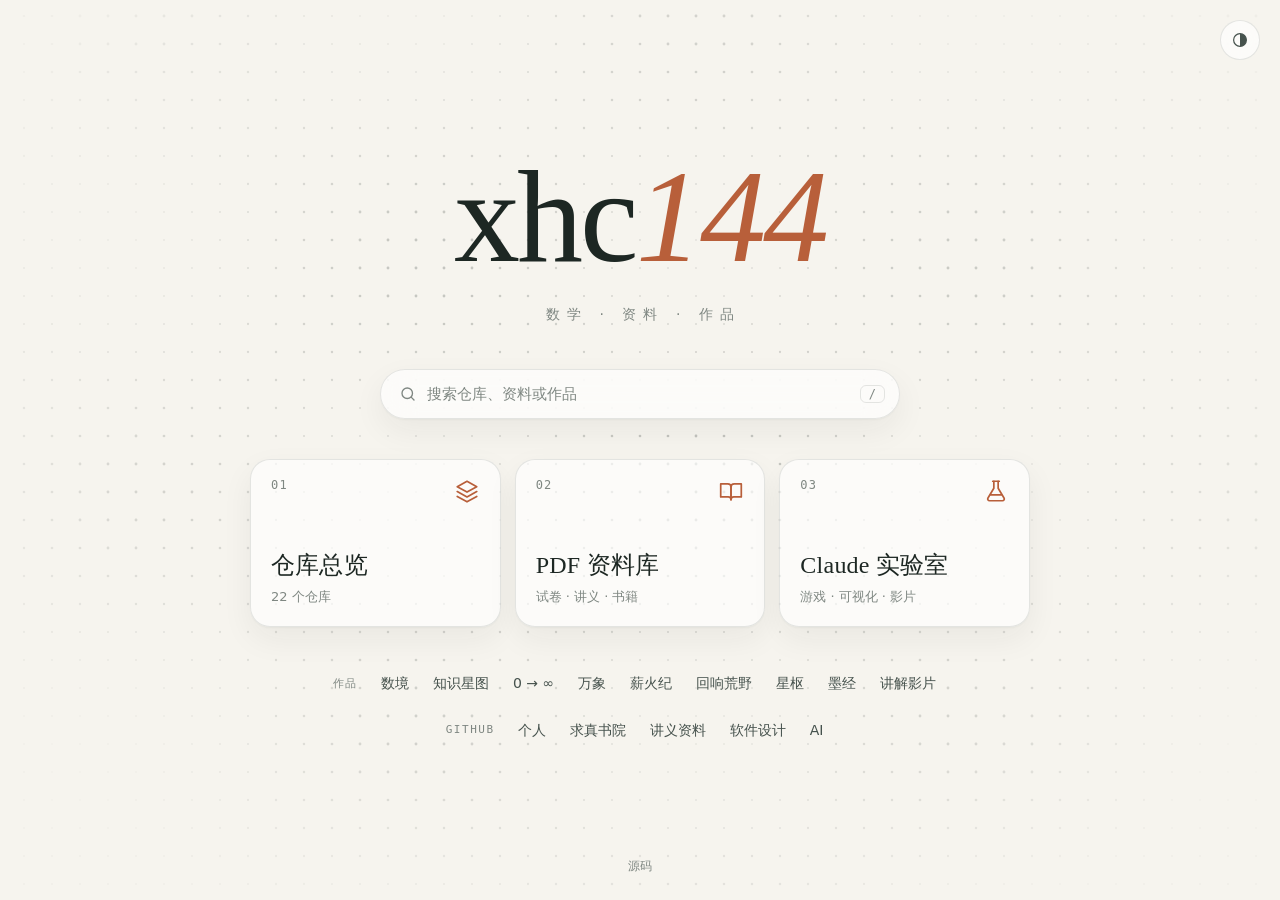
<file: docs/index.html>
<!doctype html>
<html lang="zh-CN">
<head>
  <meta charset="utf-8">
  <meta name="viewport" content="width=device-width, initial-scale=1">
  <title>xhc144</title>
  <meta name="description" content="xhc144：仓库总览、PDF 资料库、Claude 实验室。">
  <meta http-equiv="Content-Security-Policy" content="default-src 'self'; script-src 'self'; style-src 'self'; img-src 'self' data:; object-src 'none'; base-uri 'self'">
  <meta name="theme-color" content="#f6f4ee" media="(prefers-color-scheme: light)">
  <meta name="theme-color" content="#141513" media="(prefers-color-scheme: dark)">
  <link rel="icon" href="data:image/svg+xml,%3Csvg xmlns='http://www.w3.org/2000/svg' viewBox='0 0 64 64'%3E%3Crect width='64' height='64' rx='14' fill='%231d2723'/%3E%3Ctext x='32' y='46' text-anchor='middle' font-family='Georgia,serif' font-size='42' fill='%23e2875f'%3E%CE%A3%3C/text%3E%3C/svg%3E">
  <script src="./boot.js" data-portal></script>
  <link rel="stylesheet" href="./site.css?v=2026-10-21">
  <link rel="stylesheet" href="./portal.css?v=2026-10-21">
  <script src="./site.js?v=2026-10-21" defer></script>
  <script src="./portal.js?v=2026-10-21" defer></script>
</head>
<body>
  <canvas id="field" aria-hidden="true"></canvas>
  <button type="button" class="theme-toggle" id="theme-toggle" aria-label="切换深浅色"><svg viewBox="0 0 24 24" aria-hidden="true"><circle cx="12" cy="12" r="8.5"/><path d="M12 3.5a8.5 8.5 0 0 1 0 17Z"/></svg></button>
  <main>
    <h1 class="title" aria-label="xhc144"><span class="l" aria-hidden="true"><span>x</span></span><span class="l" aria-hidden="true"><span>h</span></span><span class="l" aria-hidden="true"><span>c</span></span><span class="l" aria-hidden="true"><span>1</span></span><span class="l" aria-hidden="true"><span>4</span></span><span class="l" aria-hidden="true"><span>4</span></span></h1>
    <p class="tagline reveal">数学 · 资料 · 作品</p>

    <div class="search reveal" role="search">
      <svg viewBox="0 0 24 24" aria-hidden="true"><circle cx="11" cy="11" r="7"/><path d="m20 20-3.5-3.5"/></svg>
      <input id="q" type="text" placeholder="搜索仓库、资料或作品" autocomplete="off" spellcheck="false" role="combobox" aria-label="搜索仓库、资料或作品" aria-expanded="false" aria-controls="results" aria-autocomplete="list">
      <kbd aria-hidden="true">/</kbd>
      <ul id="results" role="listbox" aria-label="搜索结果" hidden></ul>
    </div>

    <nav class="entries reveal" aria-label="主要入口">
      <a href="repos/">
        <span class="num">01</span><svg viewBox="0 0 24 24" aria-hidden="true"><path d="m12 3 9 5-9 5-9-5 9-5Z"/><path d="m3 12.5 9 5 9-5"/><path d="m3 17 9 5 9-5"/></svg>
        <b>仓库总览</b>
        <span class="meta">22 个仓库</span>
        <span class="arrow" aria-hidden="true">→</span>
      </a>
      <a href="materials/">
        <span class="num">02</span><svg viewBox="0 0 24 24" aria-hidden="true"><path d="M2.5 5.5H9a3 3 0 0 1 3 3V20a2.5 2.5 0 0 0-2.5-2.5h-7Z"/><path d="M21.5 5.5H15a3 3 0 0 0-3 3V20a2.5 2.5 0 0 1 2.5-2.5h7Z"/></svg>
        <b>PDF 资料库</b>
        <span class="meta">试卷 · 讲义 · 书籍</span>
        <span class="arrow" aria-hidden="true">→</span>
      </a>
      <a href="claude-lab/">
        <span class="num">03</span><svg viewBox="0 0 24 24" aria-hidden="true"><path d="M9 3h6"/><path d="M10 3v6.5L4.6 18.4A1.7 1.7 0 0 0 6.1 21h11.8a1.7 1.7 0 0 0 1.5-2.6L14 9.5V3"/><path d="M7 15.5h10"/></svg>
        <b>Claude 实验室</b>
        <span class="meta">游戏 · 可视化 · 影片</span>
        <span class="arrow" aria-hidden="true">→</span>
      </a>
    </nav>

    <nav class="row reveal" aria-label="在线作品"><span class="label">作品</span><a href="claude-lab/mathscape/" title="MathScape：矩阵、复映射、微分方程可视化">数境</a><a href="claude-lab/math-starmap/" title="按新领军考纲连起来的数学知识图谱">知识星图</a><a href="claude-lab/personal-site/" title="数学、物理与 AI 的交互仪器">0 → ∞</a><a href="claude-lab/myriad/" title="Myriad：地形、生态与文明演化沙盒">万象</a><a href="claude-lab/emberstack/" title="Emberstack：卡牌堆叠文明策略游戏">薪火纪</a><a href="claude-lab/echowild/" title="Echowild：体素世界建造与生存，需键鼠">回响荒野</a><a href="claude-lab/tensora/" title="Tensora：AI 基础设施控制台原型">星枢</a><a href="claude-lab/mojing/" title="Mojing：中文数学 LaTeX 模板">墨经</a><a href="claude-lab/#film" title="9 部数学讲解影片">讲解影片</a></nav>
    <nav class="row reveal" aria-label="GitHub 账号与组织"><span class="label">GitHub</span><a href="https://github.com/xhc144" title="xhc144 · 3 个仓库">个人</a><a href="https://github.com/xhc144-qiuzhen" title="xhc144-qiuzhen · 4 个仓库">求真书院</a><a href="https://github.com/xhc144-notes" title="xhc144-notes · 7 个仓库">讲义资料</a><a href="https://github.com/xhc144-works" title="xhc144-works · 6 个仓库">软件设计</a><a href="https://github.com/xhc144-ai" title="xhc144-ai · 2 个仓库">AI</a></nav>
  </main>
  <footer><a href="https://github.com/xhc144/xhc144.github.io">源码</a></footer>
  <script type="application/json" id="index-data">[{"k":"入口","t":"仓库总览","s":"22 个仓库","u":"repos/"},{"k":"入口","t":"PDF 资料库","s":"试卷 · 讲义 · 书籍","u":"materials/"},{"k":"入口","t":"Claude 实验室","s":"游戏 · 可视化 · 影片","u":"claude-lab/"},{"k":"作品","t":"数境","s":"MathScape：矩阵、复映射、微分方程可视化","u":"claude-lab/mathscape/"},{"k":"作品","t":"知识星图","s":"按新领军考纲连起来的数学知识图谱","u":"claude-lab/math-starmap/"},{"k":"作品","t":"0 → ∞","s":"数学、物理与 AI 的交互仪器","u":"claude-lab/personal-site/"},{"k":"作品","t":"万象","s":"Myriad：地形、生态与文明演化沙盒","u":"claude-lab/myriad/"},{"k":"作品","t":"薪火纪","s":"Emberstack：卡牌堆叠文明策略游戏","u":"claude-lab/emberstack/"},{"k":"作品","t":"回响荒野","s":"Echowild：体素世界建造与生存，需键鼠","u":"claude-lab/echowild/"},{"k":"作品","t":"星枢","s":"Tensora：AI 基础设施控制台原型","u":"claude-lab/tensora/"},{"k":"作品","t":"墨经","s":"Mojing：中文数学 LaTeX 模板","u":"claude-lab/mojing/"},{"k":"作品","t":"讲解影片","s":"9 部数学讲解影片","u":"claude-lab/#film"},{"k":"求真书院","t":"2027 领军计划参考书库","s":"xhc144-qiuzhen/qiuzhen-2027-reference-library","u":"repos/#qiuzhen-2027-reference-library","p":1,"q":"按学科整理考纲参考书的中文阅读入口：23 本中文译稿与 21 本中文原书，共 44 本；每本书附匹配源码、版本历史和原书对照。 数学 物理 译稿与重排"},{"k":"求真书院","t":"求真补充书目","s":"xhc144-qiuzhen/qiuzhen-supplementary-library","u":"repos/#qiuzhen-supplementary-library","p":1,"q":"2027 领军计划补充资料：交换代数与常微分方程教材、李思的讲义、编著与研究资料。原 69 份 PDF 去掉 3 份重复后保留 66 份，普通 Git 存储，无需 Git LFS。 数学"},{"k":"求真书院","t":"于品讲义","s":"xhc144-qiuzhen/yupin-lecture-notes","u":"repos/#yupin-lecture-notes","p":1,"q":"清华大学数学系于品教授的课程讲义归档：数学分析（三个版本）、Riemann 几何、群与 Galois 理论、抽象代数（香蕉空间可编辑源），另有第三方整理的数分习题解答。 数学"},{"k":"求真书院","t":"清华数学试卷","s":"xhc144-qiuzhen/tsinghua-math-exams","u":"repos/#tsinghua-math-exams","p":1,"q":"清华数学系与求真书院历年课程考试、资格考试，按学科、课程和年份整理；中文题目、AI 参考解答与原卷配对，并保留来源。 数学 试卷与竞赛"},{"k":"讲义资料","t":"数学竞赛统一讲义","s":"xhc144-notes/book-project","u":"repos/#book-project","p":1,"q":"把多年数学竞赛讲义去重整理成一部统一总稿的长期 LaTeX 图书工程：总稿 PDF、可编辑源码、原始材料和来源核对记录。 数学"},{"k":"讲义资料","t":"AI 讲义与原创练习","s":"xhc144-notes/ai-study-notes","u":"repos/#ai-study-notes","p":1,"q":"按学科保存 AI 原创讲义、独立专题与原创练习的 LaTeX 源码和 PDF：分析、代数、概率统计、组合图论、几何拓扑、数论、数值、物理、计算机等，共用模板与构建工具。 数学 物理 AI"},{"k":"讲义资料","t":"外部课程讲义、机构试卷与竞赛真题","s":"xhc144-notes/course-materials","u":"repos/#course-materials","p":1,"q":"老师、机构与比赛的外部资料及忠实转写：机构模拟卷、课堂讲义系列、CMC／丘赛／Putnam 等竞赛真题；同题的 AI 解答、纯题版与原手稿放在同一资料组。 数学 物理 试卷与竞赛"},{"k":"讲义资料","t":"数之谜工具箱","s":"xhc144-notes/shuzhimi-toolbox","u":"repos/#shuzhimi-toolbox","p":1,"q":"查资料用的竞赛讲义、题选与知识分册：综合定理与解题策略、代数不等式、数论、几何、组合概率等 15 个知识分册，另有题源索引和搜题工具。 数学"},{"k":"讲义资料","t":"MIT OCW 讲义中文重编","s":"xhc144-notes/mit-ocw-notes","u":"repos/#mit-ocw-notes","p":0,"q":"MIT OpenCourseWare 讲义归档，以及按学科整编的中文原生 LaTeX 讲义（个人非商业学习）：数学 15 册、物理 20 册，各册附中文 PDF、源码 ZIP 与覆盖范围说明。 数学 物理 译稿与重排"},{"k":"讲义资料","t":"GTM 选书中文 LaTeX 项目","s":"xhc144-notes/gtm-selected-library","u":"repos/#gtm-selected-library","p":1,"q":"35 本 GTM 选书的英文原书与中文 LaTeX 译稿。main 已归档全部 35 套译稿，每本附版本记录、审校范围和底本缺页说明。 数学 译稿与重排"},{"k":"讲义资料","t":"高中化学教学资料","s":"xhc144-notes/chem-teaching-materials","u":"repos/#chem-teaching-materials","p":0,"q":"整合编写的《高中化学系统讲义》（墨经书籍模板，README 标注 198 页），以及选择性必修 1 课件、高考一轮知识清单、思维导图和校本课资料。 化学"},{"k":"软件设计","t":"棱镜守卫 Prism Wardens","s":"xhc144-works/prism-wardens","u":"repos/#prism-wardens","p":0,"q":"完整的策略塔防游戏：确定性战斗模拟、可托管或接管的 AI、规则与关卡编辑器、修改器、录像与战报；有 Web 版和带安装、卸载与自动更新的 Windows 桌面版。 游戏 软件 AI"},{"k":"软件设计","t":"安心守护 FaceGuard","s":"xhc144-works/face-guard","u":"repos/#face-guard","p":1,"q":"Android 8.0+ 离线人脸匹配与系统锁屏试用应用（Kotlin）：机主录入一人、授予相机和锁屏授权后开启守护。 软件 AI"},{"k":"软件设计","t":"随手读懂一点 Study Feed","s":"xhc144-works/study-feed","u":"repos/#study-feed","p":1,"q":"本地优先的简体中文学习信息流：144 张原创知识卡片和 410 段深读，按主题、时长和关键词阅读，支持收藏复习；附源码与静态构建。 软件 数学 物理"},{"k":"软件设计","t":"API 观测室","s":"xhc144-works/api-observer","u":"repos/#api-observer","p":1,"q":"独立的 OpenAI 格式模拟服务与简体中文监控面板（Python 3.12），用于检查请求、模拟状态码、延迟和 SSE；不调用 AI，不代理供应商，不产生模型费用。 软件 AI"},{"k":"软件设计","t":"叠叶村 Stacked Grove","s":"xhc144-works/stacked-grove","u":"repos/#stacked-grove","p":1,"q":"SDL3 卡牌堆叠游戏的简体中文社区重构版：Windows x64 完整游戏包、源码 ZIP、测试报告与操作说明。 游戏 软件"},{"k":"软件设计","t":"Blender 设计作品","s":"xhc144-works/blender-designs","u":"repos/#blender-designs","p":1,"q":"Blender 建模与设计交付归档。当前收录 Azure / Sea House 海景别墅概念场景：可编辑 .blend、两张 1500×1100 渲染图和完整交付包。 设计"},{"k":"AI","t":"个人技能、MCP 与配套工具","s":"xhc144-ai/skills","u":"repos/#skills","p":1,"q":"17 个按任务触发的主技能（几何、排版、教学、工程、写作、视频等），以及 MCP 服务、几何绘图引擎与工程交接工具；含安装说明、来源清单与历史备份。 AI 数学"},{"k":"AI","t":"现代人工智能研究学习","s":"xhc144-ai/ai-self-study","u":"repos/#ai-self-study","p":0,"q":"从语言模型的数学与训练出发，读懂近年的基础模型论文并完成可复核的小研究：中文教材、论文中文资料、可运行实验和研究记录。 AI 数学"},{"k":"个人","t":"Claude 实验仓库","s":"xhc144/claude-lab","u":"repos/#claude-lab","p":0,"q":"多个独立实验的合集：交互数学、创世沙盒与游戏、AI 产品原型、多智能体研究实验室、Windows 桌面软件、程序化数学影片与 LaTeX 模板。GitHub Pages 上的项目导航收录 25 个项目。 数学 软件 游戏 影片 AI"},{"k":"个人","t":"Folio PDF 阅读器","s":"xhc144/Claude-lab-2","u":"repos/#Claude-lab-2","p":0,"q":"PySide6 与 PyMuPDF 编写的跨平台桌面 PDF 阅读器：阅读、批注、手写签名、点读朗读、OCR、压缩合并拆分、打印与演示模式，接入千问、DeepSeek、Ollama 等 AI 服务。 软件 AI"},{"k":"个人","t":"xhc144.github.io 网站（本仓库）","s":"xhc144/xhc144.github.io","u":"repos/#xhc144.github.io","p":0,"q":"xhc144.github.io 的源码：首页总入口、仓库总览与资料文件目录，以及仓库数据、扫描脚本、页面生成脚本和维护规则。"},{"k":"GitHub","t":"个人账号","s":"xhc144","u":"https://github.com/xhc144"},{"k":"GitHub","t":"求真书院资料","s":"xhc144-qiuzhen","u":"https://github.com/xhc144-qiuzhen"},{"k":"GitHub","t":"讲义与学科资料","s":"xhc144-notes","u":"https://github.com/xhc144-notes"},{"k":"GitHub","t":"软件、游戏与设计","s":"xhc144-works","u":"https://github.com/xhc144-works"},{"k":"GitHub","t":"AI 工具与研究","s":"xhc144-ai","u":"https://github.com/xhc144-ai"}]</script>
</body>
</html>
</file>
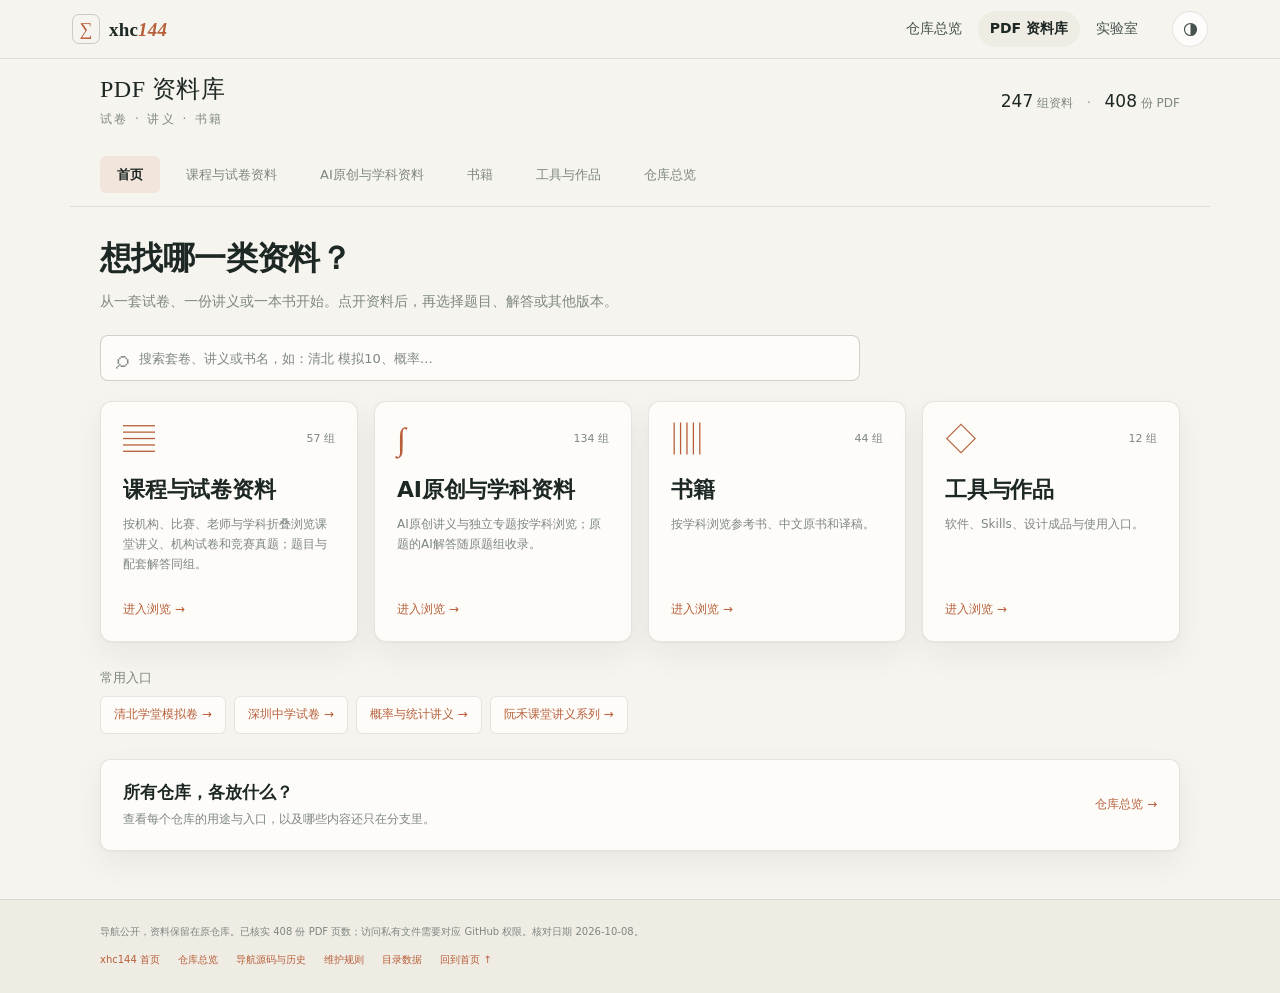
<file: docs/materials/index.html>
<!doctype html>
<html lang="zh-CN">
<head>
  <meta charset="utf-8">
  <meta name="viewport" content="width=device-width, initial-scale=1">
  <meta name="description" content="按机构、比赛、老师与学科找课堂讲义、试卷与竞赛资料，AI原创讲义独立浏览；同一份资料的题目、原解答与PDF集中选择下载。">
  <meta http-equiv="Content-Security-Policy" content="default-src 'self'; script-src 'self'; style-src 'self'; connect-src 'self'; img-src 'self' data:; object-src 'none'; base-uri 'self'">
  <meta name="theme-color" content="#f6f4ee" media="(prefers-color-scheme: light)">
  <meta name="theme-color" content="#141513" media="(prefers-color-scheme: dark)">
  <title>PDF 资料库 · xhc144</title>
  <link rel="icon" href="data:image/svg+xml,%3Csvg xmlns='http://www.w3.org/2000/svg' viewBox='0 0 64 64'%3E%3Crect width='64' height='64' rx='14' fill='%231d2723'/%3E%3Ctext x='32' y='46' text-anchor='middle' font-family='Georgia,serif' font-size='42' fill='%23e2875f'%3E%CE%A3%3C/text%3E%3C/svg%3E">
  <script src="../boot.js"></script>
  <link rel="stylesheet" href="../site.css?v=20261020-site">
  <link rel="stylesheet" href="./styles.css?v=20261020-site">
  <script src="../site.js?v=20261020-site" defer></script>
  <script src="./classify-catalog.js?v=20261008-ruanhe-series-2" defer></script>
  <script src="./source-navigation.js?v=20261008-ruanhe-series-2" defer></script>
  <script src="./app.js?v=20261020-materials" defer></script>
</head>
<body>
  <a class="skip-link" href="#main">跳到主内容</a>
  <header class="site-nav"><div class="site-nav-inner">
    <a class="site-home" href="../" aria-label="xhc144 首页"><span aria-hidden="true">∑</span><b>xhc<i>144</i></b></a>
    <nav class="site-links" aria-label="站点导航"><a href="../repos/">仓库总览</a><a href="../materials/" aria-current="page">PDF 资料库</a><a href="../claude-lab/">实验室</a></nav>
    <button type="button" class="theme-toggle" id="theme-toggle" aria-label="切换深浅色"><svg viewBox="0 0 24 24" aria-hidden="true"><circle cx="12" cy="12" r="8.5"/><path d="M12 3.5a8.5 8.5 0 0 1 0 17Z"/></svg></button>
  </div></header>
  <header class="site-header"><div class="header-inner">
    <a href="#home" id="brand" class="brand"><div>PDF 资料库<small>试卷 · 讲义 · 书籍</small></div></a>
    <p class="header-counts"><strong id="group-total">—</strong> 组资料 <span>·</span> <strong id="pdf-total">—</strong> 份 PDF</p>
  </div></header>
  <nav id="main-nav" class="main-nav" aria-label="主要导航"></nav>
  <main id="main" class="main" tabindex="-1">
    <nav id="breadcrumbs" class="breadcrumbs" aria-label="当前位置"></nav>
    <div id="page-heading" class="page-heading"></div>
    <form id="search-form" class="search-form" role="search"><label for="search">查找资料</label><div class="search-field"><span aria-hidden="true">⌕</span><input id="search" type="search" placeholder="搜索套卷、讲义或书名，如：清北 模拟10、概率…" autocomplete="off"><button id="clear-search" type="button" hidden>清除搜索</button></div></form>
    <div id="results-status" class="results-status" role="status" aria-live="polite"></div>
    <div id="view"><p class="loading">正在载入目录…</p></div>
    <noscript><p>请开启 JavaScript 浏览资料分组，或从 <a href="https://github.com/xhc144/xhc144.github.io">仓库主页</a>继续查看。</p></noscript>
  </main>
  <dialog id="material-dialog" aria-labelledby="detail-title"><div class="dialog-header"><div><p id="detail-category" class="eyebrow"></p><h2 id="detail-title"></h2></div><button id="close-detail" type="button" aria-label="关闭资料详情">×</button></div><div id="detail-body" class="dialog-body"></div><div class="dialog-footer"><p>下载保留 GitHub 原仓库权限。不同用途的文件分别列出。</p><button id="back-detail" type="button">返回资料列表</button></div></dialog>
  <footer class="site-footer"><div><p>导航公开，资料保留在原仓库。已核实 <span id="verified-pdf-total">399</span> 份 PDF 页数；访问私有文件需要对应 GitHub 权限。核对日期 <time id="updated" datetime="2026-10-08">2026-10-08</time>。</p><nav aria-label="维护入口"><a href="../">xhc144 首页</a><a href="../repos/">仓库总览</a><a href="https://github.com/xhc144/xhc144.github.io">导航源码与历史</a><a href="https://github.com/xhc144/xhc144.github.io/blob/main/AGENTS.md">维护规则</a><a href="./catalog.json?v=20261008-ruanhe-series-2">目录数据</a><a href="#home" id="footer-home">回到首页 ↑</a></nav></div></footer>
</body>
</html>
</file>
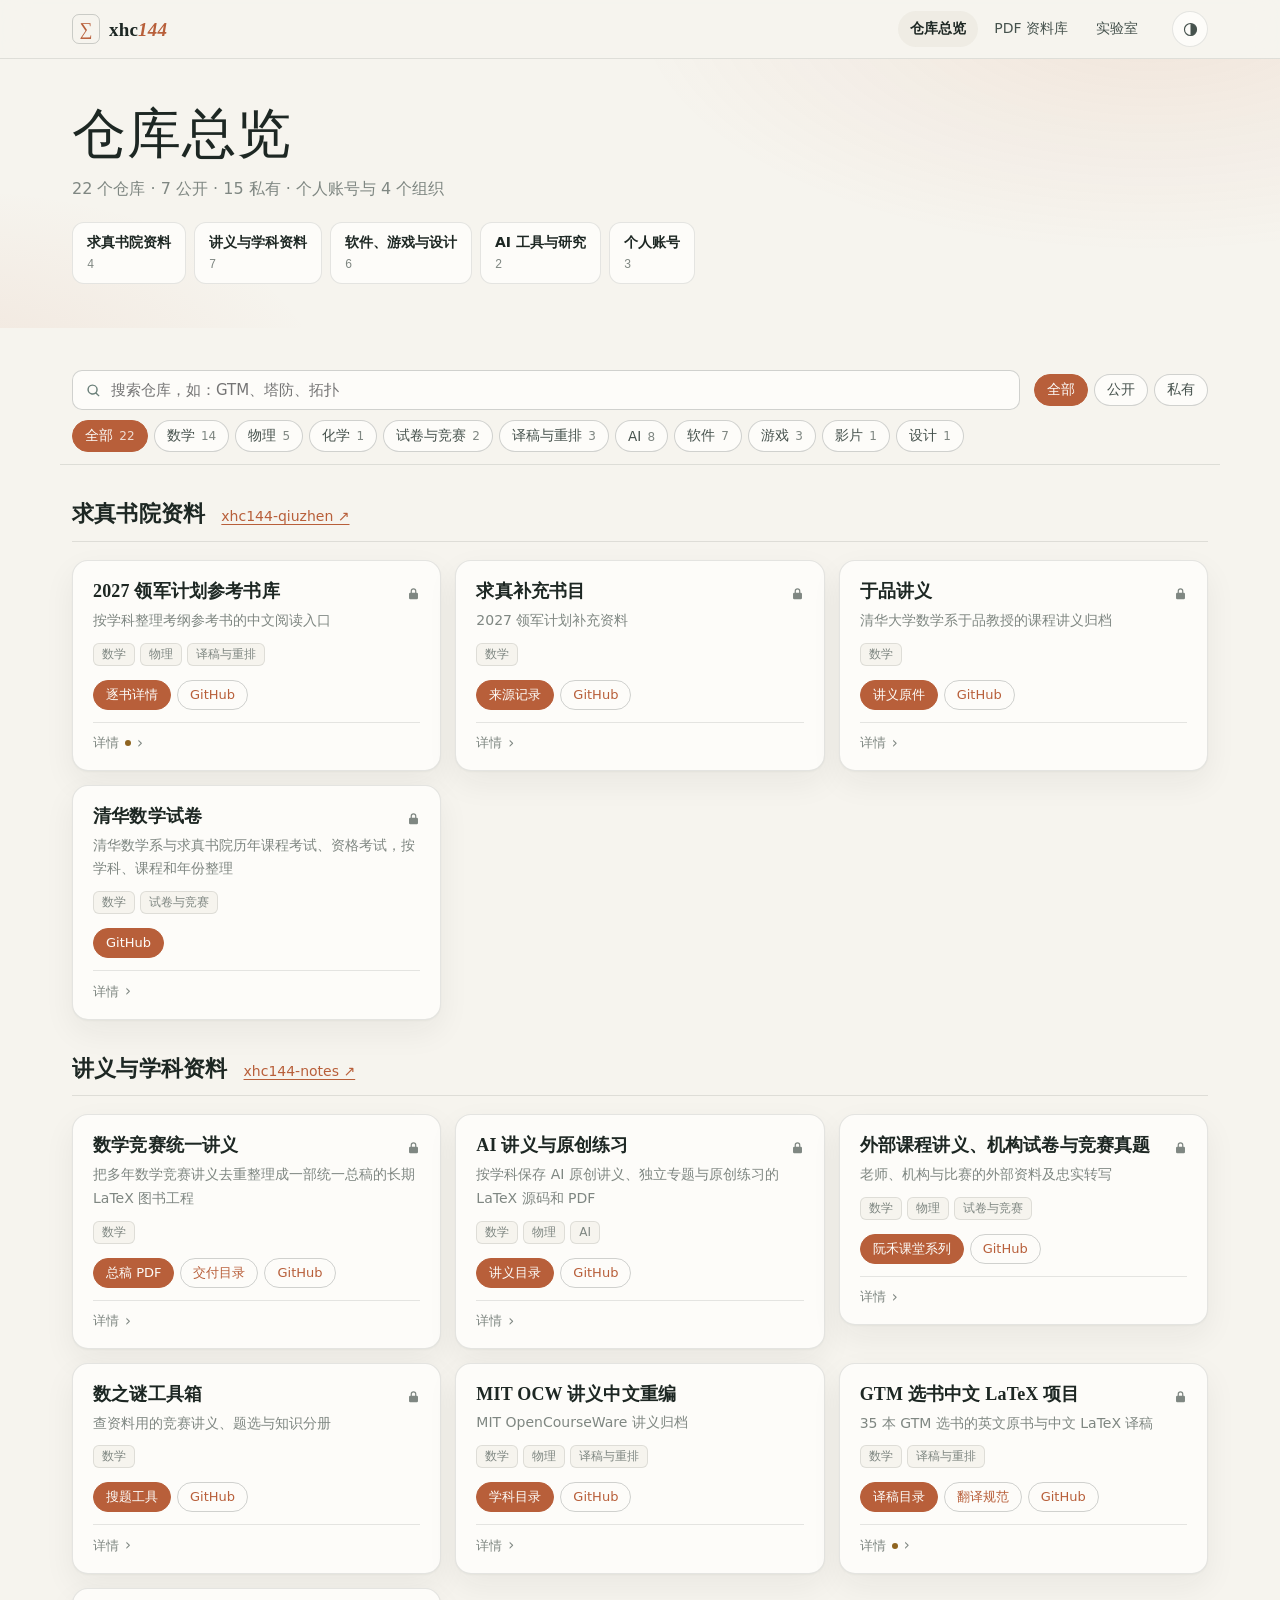
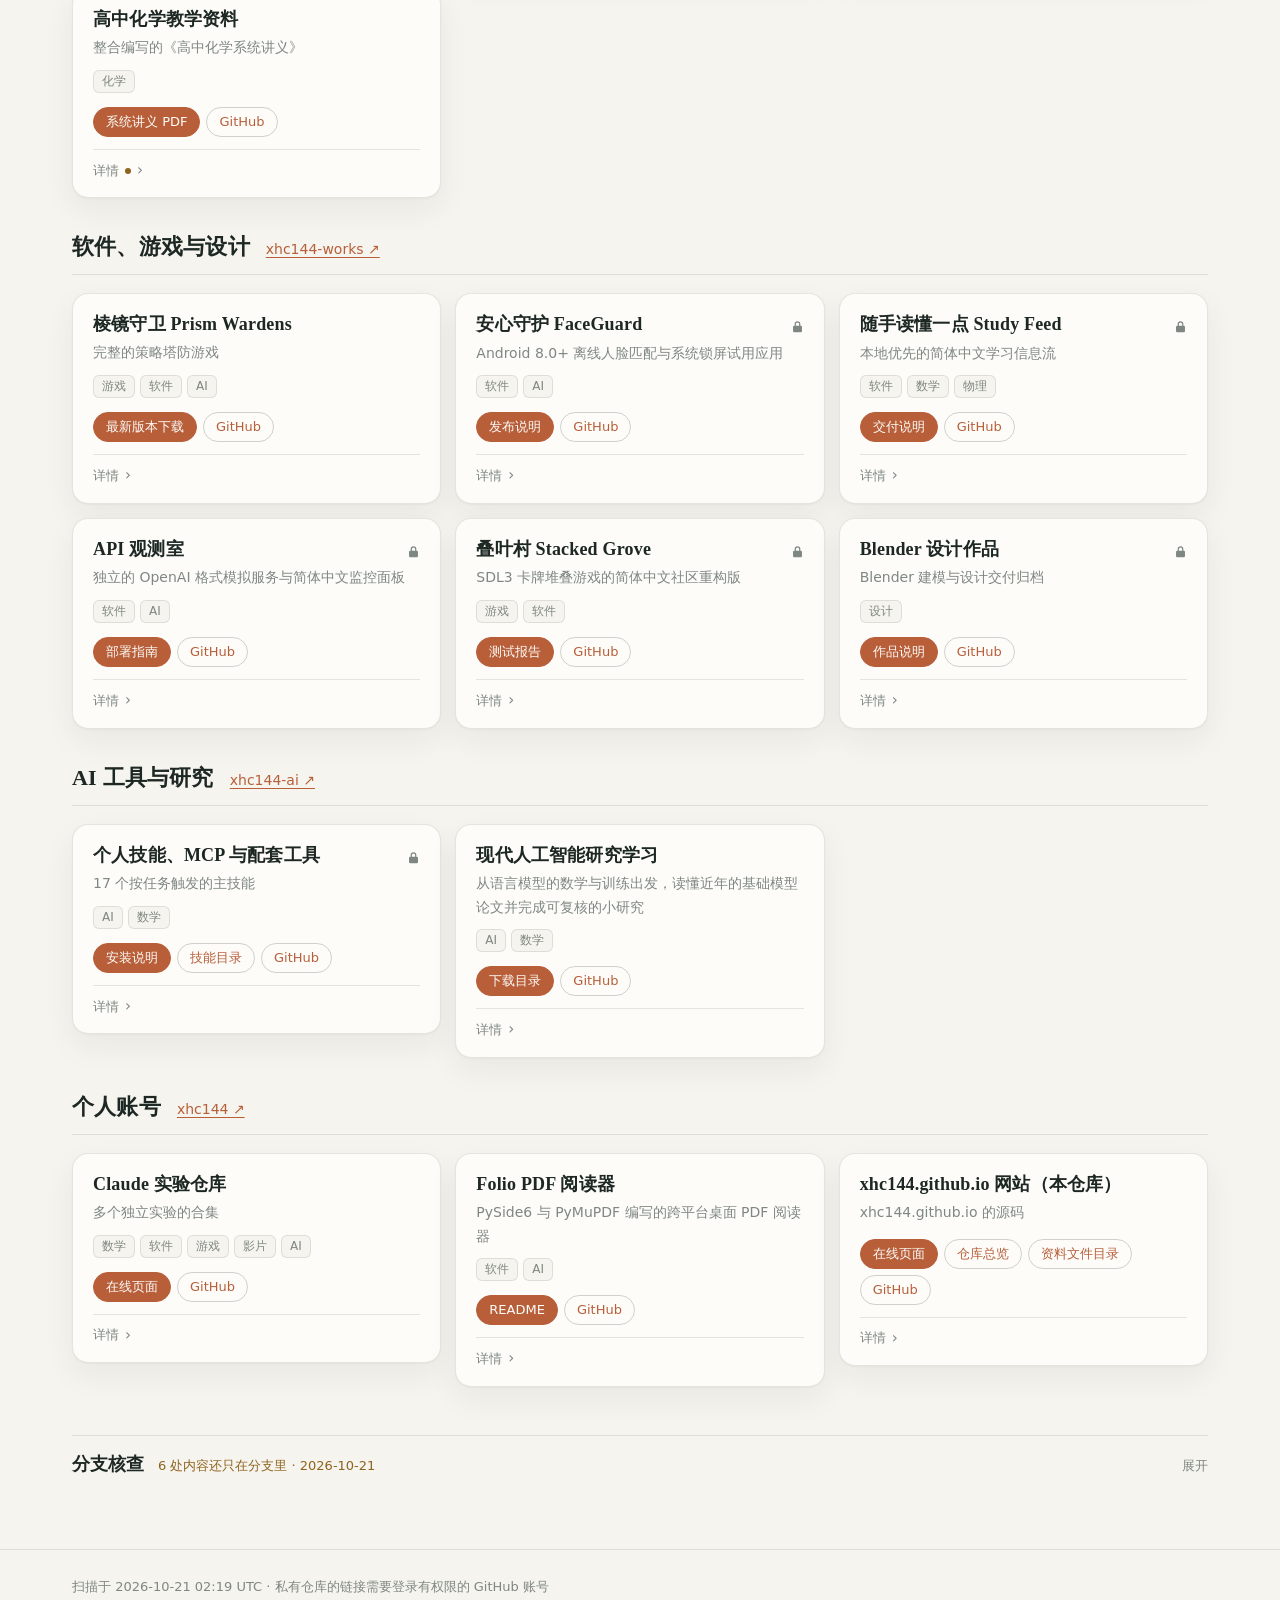
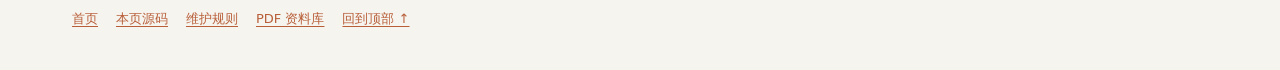
<file: docs/repos/index.html>
<!doctype html>
<html lang="zh-CN">
<head>
  <meta charset="utf-8">
  <meta name="viewport" content="width=device-width, initial-scale=1">
  <title>xhc144 仓库总览</title>
  <meta name="description" content="xhc144 的 22 个 GitHub 仓库：求真书院资料、讲义与学科资料、软件游戏与设计、AI 工具。逐个核对了每个分支是否已并入 main。">
  <meta http-equiv="Content-Security-Policy" content="default-src 'self'; script-src 'self'; style-src 'self'; img-src 'self' data:; object-src 'none'; base-uri 'self'">
  <meta name="theme-color" content="#f6f4ee" media="(prefers-color-scheme: light)">
  <meta name="theme-color" content="#141513" media="(prefers-color-scheme: dark)">
  <link rel="icon" href="data:image/svg+xml,%3Csvg xmlns='http://www.w3.org/2000/svg' viewBox='0 0 64 64'%3E%3Crect width='64' height='64' rx='14' fill='%231d2723'/%3E%3Ctext x='32' y='46' text-anchor='middle' font-family='Georgia,serif' font-size='42' fill='%23e2875f'%3E%CE%A3%3C/text%3E%3C/svg%3E">
  <script src="../boot.js"></script>
  <link rel="stylesheet" href="../site.css?v=2026-10-21">
  <link rel="stylesheet" href="../home.css?v=2026-10-21">
  <script src="../site.js?v=2026-10-21" defer></script>
  <script src="../home.js?v=2026-10-21" defer></script>
</head>
<body>
  <a class="skip-link" href="#main">跳到主内容</a>
  <header class="site-nav"><div class="site-nav-inner">
    <a class="site-home" href="../" aria-label="xhc144 首页"><span aria-hidden="true">∑</span><b>xhc<i>144</i></b></a>
    <nav class="site-links" aria-label="站点导航"><a href="../repos/" aria-current="page">仓库总览</a><a href="../materials/">PDF 资料库</a><a href="../claude-lab/">实验室</a></nav>
    <button type="button" class="theme-toggle" id="theme-toggle" aria-label="切换深浅色"><svg viewBox="0 0 24 24" aria-hidden="true"><circle cx="12" cy="12" r="8.5"/><path d="M12 3.5a8.5 8.5 0 0 1 0 17Z"/></svg></button>
  </div></header>
  <header class="hero">
    <div class="wrap">
      <h1>仓库总览</h1>
      <p class="lede">22 个仓库 · 7 公开 · 15 私有 · 个人账号与 4 个组织</p>
      <nav class="owner-nav" aria-label="按组织跳转"><a href="#owner-xhc144-qiuzhen"><b>求真书院资料</b><span>4</span></a><a href="#owner-xhc144-notes"><b>讲义与学科资料</b><span>7</span></a><a href="#owner-xhc144-works"><b>软件、游戏与设计</b><span>6</span></a><a href="#owner-xhc144-ai"><b>AI 工具与研究</b><span>2</span></a><a href="#owner-xhc144"><b>个人账号</b><span>3</span></a></nav>
    </div>
  </header>

  <main id="main" tabindex="-1">
    <section class="browse wrap" aria-label="仓库列表">
      <form class="filters" id="filters" role="search">
        <label class="search"><span class="sr-only">搜索仓库</span><input id="q" type="search" placeholder="搜索仓库，如：GTM、塔防、拓扑" autocomplete="off"></label>
        <div class="chips chips-tags" role="group" aria-label="按类别筛选">
          <button type="button" class="chip" data-tag="" aria-pressed="true">全部 <span>22</span></button>
          <button type="button" class="chip" data-tag="math" aria-pressed="false">数学 <span>14</span></button>
          <button type="button" class="chip" data-tag="physics" aria-pressed="false">物理 <span>5</span></button>
          <button type="button" class="chip" data-tag="chemistry" aria-pressed="false">化学 <span>1</span></button>
          <button type="button" class="chip" data-tag="exam" aria-pressed="false">试卷与竞赛 <span>2</span></button>
          <button type="button" class="chip" data-tag="translation" aria-pressed="false">译稿与重排 <span>3</span></button>
          <button type="button" class="chip" data-tag="ai" aria-pressed="false">AI <span>8</span></button>
          <button type="button" class="chip" data-tag="software" aria-pressed="false">软件 <span>7</span></button>
          <button type="button" class="chip" data-tag="game" aria-pressed="false">游戏 <span>3</span></button>
          <button type="button" class="chip" data-tag="film" aria-pressed="false">影片 <span>1</span></button>
          <button type="button" class="chip" data-tag="design" aria-pressed="false">设计 <span>1</span></button>
        </div>
        <div class="chips chips-vis" role="group" aria-label="按可见性筛选">
          <button type="button" class="chip" data-vis="" aria-pressed="true">全部</button>
          <button type="button" class="chip" data-vis="public" aria-pressed="false">公开</button>
          <button type="button" class="chip" data-vis="private" aria-pressed="false">私有</button>
        </div>
        <p class="result-count" id="result-count" role="status" aria-live="polite"></p>
      </form>

      <section class="owner" id="owner-xhc144-qiuzhen" aria-labelledby="owner-xhc144-qiuzhen-title">
        <div class="owner-head">
          <h2 id="owner-xhc144-qiuzhen-title">求真书院资料</h2>
          <p><a href="https://github.com/xhc144-qiuzhen">xhc144-qiuzhen ↗</a></p>
        </div>
        <div class="grid">
      <article class="repo" id="qiuzhen-2027-reference-library" data-tags="math physics translation" data-vis="private" data-search="xhc144-qiuzhen/qiuzhen-2027-reference-library 2027 领军计划参考书库 按学科整理考纲参考书的中文阅读入口：23 本中文译稿与 21 本中文原书，共 44 本；每本书附匹配源码、版本历史和原书对照。 分析、代数、几何与拓扑、概率与统计、应用数学、物理分区浏览 译稿为原生 latex 重排，附匹配源码与版本历史 部分原件使用 git lfs，新增 pdf 与源码用普通 git 数学 物理 译稿与重排 tex continue/zorich-ii-20261006-source-recovered fix/beginning-topology-figure420-20261006 fix/graph-navigation-20261006 fix/halliday-vol02-fig16-14 fix/halliday-vol03-navigation-30-8 fix/rice-formulas-20261006 integrate/halliday-complete-20261006 preserve/zorich-ii-20261006t124547z-source-drafts preserve/zorich-ii-20261006t131039z-remaining-drafts recover/dummit-foote-20261006 recover/zorich-ii-20261006 retypeset/introduction-linear-algebra-zh-cn retypeset/numerical-linear-algebra-gao-wei-bai retypeset/shan-probability-expectation-zh-cn retypeset/zhao-qualitative-semiquantitative-physics translate/beginning-topology-20261005 translate/coxeter-introduction-geometry-zh-cn translate/dummit-foote-abstract-algebra-zh-cn translate/groups-matrices-vector-spaces-zh translate/halliday-fundamentals-physics-zh-cn translate/halliday-vol01-lossless-zh-cn translate/halliday-vol01-zh-cn translate/halliday-vol02-zh-cn translate/halliday-vol03-zh-cn translate/halliday-vol04-zh-cn translate/mathematical-analysis-i-zh-cn translate/mathematical-statistics-data-analysis-zh-cn translate/openintro-statistics-zh-cn translate/photons-and-nuclei-20261005 translate/probabilistic-method-4 translate/zorich-mathematical-analysis-ii-zh-cn translation/fascinating-world-graph-theory-zh-20261005 translations/intermediate-counting-probability-20261005 translations/the-knot-book-20261005">
        <div class="repo-top">
          <h3>2027 领军计划参考书库</h3>
          <span class="lock" title="私有仓库，需要登录有权限的账号"><svg viewBox="0 0 16 16" aria-hidden="true"><path d="M4.5 7V5a3.5 3.5 0 0 1 7 0v2h.5A1.5 1.5 0 0 1 13.5 8.5v5A1.5 1.5 0 0 1 12 15H4a1.5 1.5 0 0 1-1.5-1.5v-5A1.5 1.5 0 0 1 4 7h.5Zm1.5 0h4V5a2 2 0 1 0-4 0v2Z"/></svg></span>
        </div>
        <p class="summary">按学科整理考纲参考书的中文阅读入口</p>
        <p class="tags"><span class="tag">数学</span><span class="tag">物理</span><span class="tag">译稿与重排</span></p>
        <nav class="links" aria-label="qiuzhen-2027-reference-library 入口"><a href="https://github.com/xhc144-qiuzhen/qiuzhen-2027-reference-library/blob/main/docs/books.md">逐书详情</a><a href="https://github.com/xhc144-qiuzhen/qiuzhen-2027-reference-library">GitHub</a></nav>
        <details class="more">
          <summary>详情<span class="dot" title="有分支内容尚未并入 main"></span></summary>
          
          <p class="full">按学科整理考纲参考书的中文阅读入口：23 本中文译稿与 21 本中文原书，共 44 本；每本书附匹配源码、版本历史和原书对照。</p>
          <ul class="highlights"><li>分析、代数、几何与拓扑、概率与统计、应用数学、物理分区浏览</li><li>译稿为原生 LaTeX 重排，附匹配源码与版本历史</li><li>部分原件使用 Git LFS，新增 PDF 与源码用普通 Git</li></ul>
          
          <nav class="links links-more" aria-label="qiuzhen-2027-reference-library 更多入口"><a href="https://github.com/xhc144-qiuzhen/qiuzhen-2027-reference-library/releases">Releases · 1</a><a href="https://github.com/xhc144-qiuzhen/qiuzhen-2027-reference-library/branches/all">全部分支 · 35</a></nav>
          <p class="meta"><span>xhc144-qiuzhen/qiuzhen-2027-reference-library</span><span>TeX</span><span>1.5 GB</span><span>13,625 个文件 · 1,857 个 PDF</span><span>更新于 2026-10-14</span></p>
          <details class="branches has-open">
        <summary><svg viewBox="0 0 16 16" aria-hidden="true"><path d="M5 3.25a1.75 1.75 0 1 1-2.5 1.58v6.34a1.75 1.75 0 1 1 1.5 0V9.6c.5-.45 1.2-.7 2-.7h3a1.5 1.5 0 0 0 1.5-1.5v-.57a1.75 1.75 0 1 1 1.5 0v.57a3 3 0 0 1-3 3H6a1.5 1.5 0 0 0-1.5 1.5v-.07A1.75 1.75 0 0 1 5 3.25Z"/></svg><span>35 个分支</span><span class="branch-sum"><b>5 个有未并入内容</b></span></summary>
        
        <ul>
          <li class="is-open">
            <div class="branch-head"><a href="https://github.com/xhc144-qiuzhen/qiuzhen-2027-reference-library/tree/retypeset/zhao-qualitative-semiquantitative-physics"><code>retypeset/zhao-qualitative-semiquantitative-physics</code></a><span class="state state-warn">有仅在分支的文件</span></div>
            <p class="branch-facts">421 个文件仅在分支 · 31 个独立提交 · 2026-10-06 · <a href="https://github.com/xhc144-qiuzhen/qiuzhen-2027-reference-library/compare/main...retypeset/zhao-qualitative-semiquantitative-physics">与 main 比较</a></p>
            <p class="branch-note">赵凯华《定性与半定量物理学》重排的暂停稿：已验 144/249 源页，另存 145–161 页未验草稿。按当时要求暂停、不并入 main。</p>
          </li>
          <li class="is-open">
            <div class="branch-head"><a href="https://github.com/xhc144-qiuzhen/qiuzhen-2027-reference-library/tree/retypeset/introduction-linear-algebra-zh-cn"><code>retypeset/introduction-linear-algebra-zh-cn</code></a><span class="state state-warn">有仅在分支的文件</span></div>
            <p class="branch-facts">323 个文件仅在分支 · 15 个独立提交 · 2026-10-06 · <a href="https://github.com/xhc144-qiuzhen/qiuzhen-2027-reference-library/compare/main...retypeset/introduction-linear-algebra-zh-cn">与 main 比较</a></p>
            <p class="branch-note">《线性代数入门》原生 LaTeX 重排的暂停稿：保留源 1–186 页（全书 335 页），183–186 页为未审草稿。按当时要求暂停、不并入 main。</p>
          </li>
          <li class="is-open">
            <div class="branch-head"><a href="https://github.com/xhc144-qiuzhen/qiuzhen-2027-reference-library/tree/translate/halliday-fundamentals-physics-zh-cn"><code>translate/halliday-fundamentals-physics-zh-cn</code></a><span class="state state-warn">有仅在分支的文件</span></div>
            <p class="branch-facts">7 个文件仅在分支 · 2 个独立提交 · 2026-10-07 · <a href="https://github.com/xhc144-qiuzhen/qiuzhen-2027-reference-library/compare/main...translate/halliday-fundamentals-physics-zh-cn">与 main 比较</a></p>
            <p class="branch-note">Halliday 第 15 阶段待核草稿（第 4 章 4-7 节与问答题），未编译、未计入完成页数。</p>
          </li>
          <li class="is-open">
            <div class="branch-head"><a href="https://github.com/xhc144-qiuzhen/qiuzhen-2027-reference-library/tree/preserve/zorich-ii-20261006T124547Z-source-drafts"><code>preserve/zorich-ii-20261006T124547Z-source-drafts</code></a><span class="state state-warn">有仅在分支的文件</span></div>
            <p class="branch-facts">1 个文件仅在分支 · 4 个文件 main 较新 · 1 个独立提交 · 2026-10-06 · <a href="https://github.com/xhc144-qiuzhen/qiuzhen-2027-reference-library/compare/main...preserve/zorich-ii-20261006T124547Z-source-drafts">与 main 比较</a></p>
            <p class="branch-note">Zorich II 草稿保存点；main 已有更新版本，仅多一份交接记录。</p>
          </li>
          <li class="is-open">
            <div class="branch-head"><a href="https://github.com/xhc144-qiuzhen/qiuzhen-2027-reference-library/tree/preserve/zorich-ii-20261006T131039Z-remaining-drafts"><code>preserve/zorich-ii-20261006T131039Z-remaining-drafts</code></a><span class="state state-warn">有仅在分支的文件</span></div>
            <p class="branch-facts">1 个文件仅在分支 · 6 个文件 main 较新 · 1 个独立提交 · 2026-10-06 · <a href="https://github.com/xhc144-qiuzhen/qiuzhen-2027-reference-library/compare/main...preserve/zorich-ii-20261006T131039Z-remaining-drafts">与 main 比较</a></p>
            <p class="branch-note">Zorich II 剩余草稿保存点；main 已有更新版本，仅多一份交接记录。</p>
          </li></ul>
        <details class="merged"><summary>另外 29 个分支的内容已在 main</summary><ul>
          <li class="">
            <div class="branch-head"><a href="https://github.com/xhc144-qiuzhen/qiuzhen-2027-reference-library/tree/continue/zorich-ii-20261006-source-recovered"><code>continue/zorich-ii-20261006-source-recovered</code></a><span class="state state-ok">已并入 main</span></div>
            <p class="branch-facts">落后 main 53 个提交 · 2026-10-06</p>
            
          </li>
          <li class="">
            <div class="branch-head"><a href="https://github.com/xhc144-qiuzhen/qiuzhen-2027-reference-library/tree/fix/beginning-topology-figure420-20261006"><code>fix/beginning-topology-figure420-20261006</code></a><span class="state state-ok">已并入 main</span></div>
            <p class="branch-facts">落后 main 144 个提交 · 2026-10-06</p>
            
          </li>
          <li class="">
            <div class="branch-head"><a href="https://github.com/xhc144-qiuzhen/qiuzhen-2027-reference-library/tree/fix/graph-navigation-20261006"><code>fix/graph-navigation-20261006</code></a><span class="state state-ok">已并入 main</span></div>
            <p class="branch-facts">落后 main 56 个提交 · 2026-10-06</p>
            
          </li>
          <li class="">
            <div class="branch-head"><a href="https://github.com/xhc144-qiuzhen/qiuzhen-2027-reference-library/tree/fix/halliday-vol02-fig16-14"><code>fix/halliday-vol02-fig16-14</code></a><span class="state state-ok">已并入 main</span></div>
            <p class="branch-facts">落后 main 81 个提交 · 2026-10-06</p>
            
          </li>
          <li class="">
            <div class="branch-head"><a href="https://github.com/xhc144-qiuzhen/qiuzhen-2027-reference-library/tree/fix/halliday-vol03-navigation-30-8"><code>fix/halliday-vol03-navigation-30-8</code></a><span class="state state-ok">已并入 main</span></div>
            <p class="branch-facts">落后 main 38 个提交 · 2026-10-06</p>
            
          </li>
          <li class="">
            <div class="branch-head"><a href="https://github.com/xhc144-qiuzhen/qiuzhen-2027-reference-library/tree/fix/rice-formulas-20261006"><code>fix/rice-formulas-20261006</code></a><span class="state state-ok">已并入 main</span></div>
            <p class="branch-facts">落后 main 52 个提交 · 2026-10-06</p>
            
          </li>
          <li class="">
            <div class="branch-head"><a href="https://github.com/xhc144-qiuzhen/qiuzhen-2027-reference-library/tree/integrate/halliday-complete-20261006"><code>integrate/halliday-complete-20261006</code></a><span class="state state-ok">已并入 main</span></div>
            <p class="branch-facts">落后 main 27 个提交 · 2026-10-06</p>
            
          </li>
          <li class="">
            <div class="branch-head"><a href="https://github.com/xhc144-qiuzhen/qiuzhen-2027-reference-library/tree/recover/dummit-foote-20261006"><code>recover/dummit-foote-20261006</code></a><span class="state state-ok">main 已有更新版本</span></div>
            <p class="branch-facts">4 个文件 main 较新 · 58 个独立提交 · 2026-10-06</p>
            
          </li>
          <li class="">
            <div class="branch-head"><a href="https://github.com/xhc144-qiuzhen/qiuzhen-2027-reference-library/tree/recover/zorich-ii-20261006"><code>recover/zorich-ii-20261006</code></a><span class="state state-ok">main 已有更新版本</span></div>
            <p class="branch-facts">14 个文件 main 较新 · 7 个独立提交 · 2026-10-06</p>
            
          </li>
          <li class="">
            <div class="branch-head"><a href="https://github.com/xhc144-qiuzhen/qiuzhen-2027-reference-library/tree/retypeset/numerical-linear-algebra-gao-wei-bai"><code>retypeset/numerical-linear-algebra-gao-wei-bai</code></a><span class="state state-ok">内容已在 main</span></div>
            <p class="branch-facts">15 个独立提交 · 2026-10-06</p>
            
          </li>
          <li class="">
            <div class="branch-head"><a href="https://github.com/xhc144-qiuzhen/qiuzhen-2027-reference-library/tree/retypeset/shan-probability-expectation-zh-cn"><code>retypeset/shan-probability-expectation-zh-cn</code></a><span class="state state-ok">内容已在 main</span></div>
            <p class="branch-facts">12 个独立提交 · 2026-10-05</p>
            
          </li>
          <li class="">
            <div class="branch-head"><a href="https://github.com/xhc144-qiuzhen/qiuzhen-2027-reference-library/tree/translate/beginning-topology-20261005"><code>translate/beginning-topology-20261005</code></a><span class="state state-ok">已并入 main</span></div>
            <p class="branch-facts">落后 main 482 个提交 · 2026-10-05</p>
            
          </li>
          <li class="">
            <div class="branch-head"><a href="https://github.com/xhc144-qiuzhen/qiuzhen-2027-reference-library/tree/translate/coxeter-introduction-geometry-zh-cn"><code>translate/coxeter-introduction-geometry-zh-cn</code></a><span class="state state-ok">已并入 main</span></div>
            <p class="branch-facts">落后 main 445 个提交 · 2026-10-05</p>
            
          </li>
          <li class="">
            <div class="branch-head"><a href="https://github.com/xhc144-qiuzhen/qiuzhen-2027-reference-library/tree/translate/dummit-foote-abstract-algebra-zh-cn"><code>translate/dummit-foote-abstract-algebra-zh-cn</code></a><span class="state state-ok">main 已有更新版本</span></div>
            <p class="branch-facts">14 个文件 main 较新 · 51 个独立提交 · 2026-10-06</p>
            
          </li>
          <li class="">
            <div class="branch-head"><a href="https://github.com/xhc144-qiuzhen/qiuzhen-2027-reference-library/tree/translate/groups-matrices-vector-spaces-zh"><code>translate/groups-matrices-vector-spaces-zh</code></a><span class="state state-ok">已并入 main</span></div>
            <p class="branch-facts">落后 main 485 个提交 · 2026-10-05</p>
            
          </li>
          <li class="">
            <div class="branch-head"><a href="https://github.com/xhc144-qiuzhen/qiuzhen-2027-reference-library/tree/translate/halliday-vol01-lossless-zh-cn"><code>translate/halliday-vol01-lossless-zh-cn</code></a><span class="state state-ok">已并入 main</span></div>
            <p class="branch-facts">落后 main 43 个提交 · 2026-10-06</p>
            
          </li>
          <li class="">
            <div class="branch-head"><a href="https://github.com/xhc144-qiuzhen/qiuzhen-2027-reference-library/tree/translate/halliday-vol01-zh-cn"><code>translate/halliday-vol01-zh-cn</code></a><span class="state state-ok">main 已有更新版本</span></div>
            <p class="branch-facts">7 个文件 main 较新 · 4 个独立提交 · 2026-10-06</p>
            
          </li>
          <li class="">
            <div class="branch-head"><a href="https://github.com/xhc144-qiuzhen/qiuzhen-2027-reference-library/tree/translate/halliday-vol02-zh-cn"><code>translate/halliday-vol02-zh-cn</code></a><span class="state state-ok">已并入 main</span></div>
            <p class="branch-facts">落后 main 274 个提交 · 2026-10-06</p>
            
          </li>
          <li class="">
            <div class="branch-head"><a href="https://github.com/xhc144-qiuzhen/qiuzhen-2027-reference-library/tree/translate/halliday-vol03-zh-cn"><code>translate/halliday-vol03-zh-cn</code></a><span class="state state-ok">已并入 main</span></div>
            <p class="branch-facts">落后 main 270 个提交 · 2026-10-06</p>
            
          </li>
          <li class="">
            <div class="branch-head"><a href="https://github.com/xhc144-qiuzhen/qiuzhen-2027-reference-library/tree/translate/halliday-vol04-zh-cn"><code>translate/halliday-vol04-zh-cn</code></a><span class="state state-ok">main 已有更新版本</span></div>
            <p class="branch-facts">2 个文件 main 较新 · 9 个独立提交 · 2026-10-06</p>
            
          </li>
          <li class="">
            <div class="branch-head"><a href="https://github.com/xhc144-qiuzhen/qiuzhen-2027-reference-library/tree/translate/mathematical-analysis-i-zh-cn"><code>translate/mathematical-analysis-i-zh-cn</code></a><span class="state state-ok">已并入 main</span></div>
            <p class="branch-facts">落后 main 448 个提交 · 2026-10-06</p>
            
          </li>
          <li class="">
            <div class="branch-head"><a href="https://github.com/xhc144-qiuzhen/qiuzhen-2027-reference-library/tree/translate/mathematical-statistics-data-analysis-zh-cn"><code>translate/mathematical-statistics-data-analysis-zh-cn</code></a><span class="state state-ok">已并入 main</span></div>
            <p class="branch-facts">落后 main 447 个提交 · 2026-10-05</p>
            
          </li>
          <li class="">
            <div class="branch-head"><a href="https://github.com/xhc144-qiuzhen/qiuzhen-2027-reference-library/tree/translate/openintro-statistics-zh-cn"><code>translate/openintro-statistics-zh-cn</code></a><span class="state state-ok">已并入 main</span></div>
            <p class="branch-facts">落后 main 467 个提交 · 2026-10-05</p>
            
          </li>
          <li class="">
            <div class="branch-head"><a href="https://github.com/xhc144-qiuzhen/qiuzhen-2027-reference-library/tree/translate/photons-and-nuclei-20261005"><code>translate/photons-and-nuclei-20261005</code></a><span class="state state-ok">已并入 main</span></div>
            <p class="branch-facts">落后 main 498 个提交 · 2026-10-05</p>
            
          </li>
          <li class="">
            <div class="branch-head"><a href="https://github.com/xhc144-qiuzhen/qiuzhen-2027-reference-library/tree/translate/probabilistic-method-4"><code>translate/probabilistic-method-4</code></a><span class="state state-ok">已并入 main</span></div>
            <p class="branch-facts">落后 main 459 个提交 · 2026-10-05</p>
            
          </li>
          <li class="">
            <div class="branch-head"><a href="https://github.com/xhc144-qiuzhen/qiuzhen-2027-reference-library/tree/translate/zorich-mathematical-analysis-ii-zh-cn"><code>translate/zorich-mathematical-analysis-ii-zh-cn</code></a><span class="state state-ok">main 已有更新版本</span></div>
            <p class="branch-facts">12 个文件 main 较新 · 5 个独立提交 · 2026-10-05</p>
            
          </li>
          <li class="">
            <div class="branch-head"><a href="https://github.com/xhc144-qiuzhen/qiuzhen-2027-reference-library/tree/translation/fascinating-world-graph-theory-zh-20261005"><code>translation/fascinating-world-graph-theory-zh-20261005</code></a><span class="state state-ok">已并入 main</span></div>
            <p class="branch-facts">落后 main 506 个提交 · 2026-10-05</p>
            
          </li>
          <li class="">
            <div class="branch-head"><a href="https://github.com/xhc144-qiuzhen/qiuzhen-2027-reference-library/tree/translations/intermediate-counting-probability-20261005"><code>translations/intermediate-counting-probability-20261005</code></a><span class="state state-ok">已并入 main</span></div>
            <p class="branch-facts">落后 main 479 个提交 · 2026-10-05</p>
            
          </li>
          <li class="">
            <div class="branch-head"><a href="https://github.com/xhc144-qiuzhen/qiuzhen-2027-reference-library/tree/translations/the-knot-book-20261005"><code>translations/the-knot-book-20261005</code></a><span class="state state-ok">已并入 main</span></div>
            <p class="branch-facts">落后 main 475 个提交 · 2026-10-05</p>
            
          </li></ul></details>
      </details>
        </details>
      </article>
      <article class="repo" id="qiuzhen-supplementary-library" data-tags="math" data-vis="private" data-search="xhc144-qiuzhen/qiuzhen-supplementary-library 求真补充书目 2027 领军计划补充资料：交换代数与常微分方程教材、李思的讲义、编著与研究资料。原 69 份 pdf 去掉 3 份重复后保留 66 份，普通 git 存储，无需 git lfs。 按代数、分析等主题列出完整教材与讲义 试读、旧版本与课堂分讲归入同一主题 附 sha256 校验与来源记录 数学 ">
        <div class="repo-top">
          <h3>求真补充书目</h3>
          <span class="lock" title="私有仓库，需要登录有权限的账号"><svg viewBox="0 0 16 16" aria-hidden="true"><path d="M4.5 7V5a3.5 3.5 0 0 1 7 0v2h.5A1.5 1.5 0 0 1 13.5 8.5v5A1.5 1.5 0 0 1 12 15H4a1.5 1.5 0 0 1-1.5-1.5v-5A1.5 1.5 0 0 1 4 7h.5Zm1.5 0h4V5a2 2 0 1 0-4 0v2Z"/></svg></span>
        </div>
        <p class="summary">2027 领军计划补充资料</p>
        <p class="tags"><span class="tag">数学</span></p>
        <nav class="links" aria-label="qiuzhen-supplementary-library 入口"><a href="https://github.com/xhc144-qiuzhen/qiuzhen-supplementary-library/blob/main/SOURCES.md">来源记录</a><a href="https://github.com/xhc144-qiuzhen/qiuzhen-supplementary-library">GitHub</a></nav>
        <details class="more">
          <summary>详情</summary>
          
          <p class="full">2027 领军计划补充资料：交换代数与常微分方程教材、李思的讲义、编著与研究资料。原 69 份 PDF 去掉 3 份重复后保留 66 份，普通 Git 存储，无需 Git LFS。</p>
          <ul class="highlights"><li>按代数、分析等主题列出完整教材与讲义</li><li>试读、旧版本与课堂分讲归入同一主题</li><li>附 SHA256 校验与来源记录</li></ul>
          
          
          <p class="meta"><span>xhc144-qiuzhen/qiuzhen-supplementary-library</span><span>180 MB</span><span>76 个文件 · 66 个 PDF</span><span>更新于 2026-10-14</span></p>
          <p class="branches single"><svg viewBox="0 0 16 16" aria-hidden="true"><path d="M5 3.25a1.75 1.75 0 1 1-2.5 1.58v6.34a1.75 1.75 0 1 1 1.5 0V9.6c.5-.45 1.2-.7 2-.7h3a1.5 1.5 0 0 0 1.5-1.5v-.57a1.75 1.75 0 1 1 1.5 0v.57a3 3 0 0 1-3 3H6a1.5 1.5 0 0 0-1.5 1.5v-.07A1.75 1.75 0 0 1 5 3.25Z"/></svg><span>只有 main 分支</span></p>
        </details>
      </article>
      <article class="repo" id="yupin-lecture-notes" data-tags="math" data-vis="private" data-search="xhc144-qiuzhen/yupin-lecture-notes 于品讲义 清华大学数学系于品教授的课程讲义归档：数学分析（三个版本）、riemann 几何、群与 galois 理论、抽象代数（香蕉空间可编辑源），另有第三方整理的数分习题解答。 10 份 pdf 原件按字节保存，不使用 git lfs 抽象代数保留 68 项 markdown 与图片源文件 第三方答案与教师讲义分别注明来源 数学 ">
        <div class="repo-top">
          <h3>于品讲义</h3>
          <span class="lock" title="私有仓库，需要登录有权限的账号"><svg viewBox="0 0 16 16" aria-hidden="true"><path d="M4.5 7V5a3.5 3.5 0 0 1 7 0v2h.5A1.5 1.5 0 0 1 13.5 8.5v5A1.5 1.5 0 0 1 12 15H4a1.5 1.5 0 0 1-1.5-1.5v-5A1.5 1.5 0 0 1 4 7h.5Zm1.5 0h4V5a2 2 0 1 0-4 0v2Z"/></svg></span>
        </div>
        <p class="summary">清华大学数学系于品教授的课程讲义归档</p>
        <p class="tags"><span class="tag">数学</span></p>
        <nav class="links" aria-label="yupin-lecture-notes 入口"><a href="https://github.com/xhc144-qiuzhen/yupin-lecture-notes/tree/main/source">讲义原件</a><a href="https://github.com/xhc144-qiuzhen/yupin-lecture-notes">GitHub</a></nav>
        <details class="more">
          <summary>详情</summary>
          
          <p class="full">清华大学数学系于品教授的课程讲义归档：数学分析（三个版本）、Riemann 几何、群与 Galois 理论、抽象代数（香蕉空间可编辑源），另有第三方整理的数分习题解答。</p>
          <ul class="highlights"><li>10 份 PDF 原件按字节保存，不使用 Git LFS</li><li>抽象代数保留 68 项 Markdown 与图片源文件</li><li>第三方答案与教师讲义分别注明来源</li></ul>
          
          
          <p class="meta"><span>xhc144-qiuzhen/yupin-lecture-notes</span><span>37 MB</span><span>80 个文件 · 10 个 PDF</span><span>更新于 2026-10-14</span></p>
          <p class="branches single"><svg viewBox="0 0 16 16" aria-hidden="true"><path d="M5 3.25a1.75 1.75 0 1 1-2.5 1.58v6.34a1.75 1.75 0 1 1 1.5 0V9.6c.5-.45 1.2-.7 2-.7h3a1.5 1.5 0 0 0 1.5-1.5v-.57a1.75 1.75 0 1 1 1.5 0v.57a3 3 0 0 1-3 3H6a1.5 1.5 0 0 0-1.5 1.5v-.07A1.75 1.75 0 0 1 5 3.25Z"/></svg><span>只有 main 分支</span></p>
        </details>
      </article>
      <article class="repo" id="tsinghua-math-exams" data-tags="math exam" data-vis="private" data-search="xhc144-qiuzhen/tsinghua-math-exams 清华数学试卷 清华数学系与求真书院历年课程考试、资格考试，按学科、课程和年份整理；中文题目、ai 参考解答与原卷配对，并保留来源。 数学分析、测度与积分、复分析、代数、拓扑、泛函、优化、数值、概率统计等 每份试卷标注年份学期与考试类型 原卷与 latex 源码分列 数学 试卷与竞赛 tex review/linear-english-2024-midterm">
        <div class="repo-top">
          <h3>清华数学试卷</h3>
          <span class="lock" title="私有仓库，需要登录有权限的账号"><svg viewBox="0 0 16 16" aria-hidden="true"><path d="M4.5 7V5a3.5 3.5 0 0 1 7 0v2h.5A1.5 1.5 0 0 1 13.5 8.5v5A1.5 1.5 0 0 1 12 15H4a1.5 1.5 0 0 1-1.5-1.5v-5A1.5 1.5 0 0 1 4 7h.5Zm1.5 0h4V5a2 2 0 1 0-4 0v2Z"/></svg></span>
        </div>
        <p class="summary">清华数学系与求真书院历年课程考试、资格考试，按学科、课程和年份整理</p>
        <p class="tags"><span class="tag">数学</span><span class="tag">试卷与竞赛</span></p>
        <nav class="links" aria-label="tsinghua-math-exams 入口"><a href="https://github.com/xhc144-qiuzhen/tsinghua-math-exams">GitHub</a></nav>
        <details class="more">
          <summary>详情</summary>
          
          <p class="full">清华数学系与求真书院历年课程考试、资格考试，按学科、课程和年份整理；中文题目、AI 参考解答与原卷配对，并保留来源。</p>
          <ul class="highlights"><li>数学分析、测度与积分、复分析、代数、拓扑、泛函、优化、数值、概率统计等</li><li>每份试卷标注年份学期与考试类型</li><li>原卷与 LaTeX 源码分列</li></ul>
          
          <nav class="links links-more" aria-label="tsinghua-math-exams 更多入口"><a href="https://github.com/xhc144-qiuzhen/tsinghua-math-exams/branches/all">全部分支 · 2</a></nav>
          <p class="meta"><span>xhc144-qiuzhen/tsinghua-math-exams</span><span>TeX</span><span>217 MB</span><span>1,957 个文件 · 433 个 PDF</span><span>更新于 2026-10-09</span></p>
          <details class="branches">
        <summary><svg viewBox="0 0 16 16" aria-hidden="true"><path d="M5 3.25a1.75 1.75 0 1 1-2.5 1.58v6.34a1.75 1.75 0 1 1 1.5 0V9.6c.5-.45 1.2-.7 2-.7h3a1.5 1.5 0 0 0 1.5-1.5v-.57a1.75 1.75 0 1 1 1.5 0v.57a3 3 0 0 1-3 3H6a1.5 1.5 0 0 0-1.5 1.5v-.07A1.75 1.75 0 0 1 5 3.25Z"/></svg><span>2 个分支</span><span class="branch-sum">分支内容都已在 main</span></summary>
        
        
        <ul>
          <li class="">
            <div class="branch-head"><a href="https://github.com/xhc144-qiuzhen/tsinghua-math-exams/tree/review/linear-english-2024-midterm"><code>review/linear-english-2024-midterm</code></a><span class="state state-ok">main 已有更新版本</span></div>
            <p class="branch-facts">5 个文件 main 较新 · 1 个独立提交 · 2026-10-09</p>
            <p class="branch-note">2024 秋英文线性代数期中的中文稿，送独立审校用；对应文件已在 main，main 的版本更新。</p>
          </li></ul>
      </details>
        </details>
      </article>
        </div>
      </section>
      <section class="owner" id="owner-xhc144-notes" aria-labelledby="owner-xhc144-notes-title">
        <div class="owner-head">
          <h2 id="owner-xhc144-notes-title">讲义与学科资料</h2>
          <p><a href="https://github.com/xhc144-notes">xhc144-notes ↗</a></p>
        </div>
        <div class="grid">
      <article class="repo" id="book-project" data-tags="math" data-vis="private" data-search="xhc144-notes/book-project 数学竞赛统一讲义 把多年数学竞赛讲义去重整理成一部统一总稿的长期 latex 图书工程：总稿 pdf、可编辑源码、原始材料和来源核对记录。 当前总稿 pdf（项目 readme 标注 1938 页） 原讲义与现稿对应表、来源闭合状态 latex 主文件与构建说明 数学 tex">
        <div class="repo-top">
          <h3>数学竞赛统一讲义</h3>
          <span class="lock" title="私有仓库，需要登录有权限的账号"><svg viewBox="0 0 16 16" aria-hidden="true"><path d="M4.5 7V5a3.5 3.5 0 0 1 7 0v2h.5A1.5 1.5 0 0 1 13.5 8.5v5A1.5 1.5 0 0 1 12 15H4a1.5 1.5 0 0 1-1.5-1.5v-5A1.5 1.5 0 0 1 4 7h.5Zm1.5 0h4V5a2 2 0 1 0-4 0v2Z"/></svg></span>
        </div>
        <p class="summary">把多年数学竞赛讲义去重整理成一部统一总稿的长期 LaTeX 图书工程</p>
        <p class="tags"><span class="tag">数学</span></p>
        <nav class="links" aria-label="book-project 入口"><a href="https://github.com/xhc144-notes/book-project/blob/main/deliverables/book-current.pdf">总稿 PDF</a><a href="https://github.com/xhc144-notes/book-project/tree/main/deliverables">交付目录</a><a href="https://github.com/xhc144-notes/book-project">GitHub</a></nav>
        <details class="more">
          <summary>详情</summary>
          
          <p class="full">把多年数学竞赛讲义去重整理成一部统一总稿的长期 LaTeX 图书工程：总稿 PDF、可编辑源码、原始材料和来源核对记录。</p>
          <ul class="highlights"><li>当前总稿 PDF（项目 README 标注 1938 页）</li><li>原讲义与现稿对应表、来源闭合状态</li><li>LaTeX 主文件与构建说明</li></ul>
          
          
          <p class="meta"><span>xhc144-notes/book-project</span><span>TeX</span><span>196 MB</span><span>1,183 个文件 · 8 个 PDF</span><span>更新于 2026-10-07</span></p>
          <p class="branches single"><svg viewBox="0 0 16 16" aria-hidden="true"><path d="M5 3.25a1.75 1.75 0 1 1-2.5 1.58v6.34a1.75 1.75 0 1 1 1.5 0V9.6c.5-.45 1.2-.7 2-.7h3a1.5 1.5 0 0 0 1.5-1.5v-.57a1.75 1.75 0 1 1 1.5 0v.57a3 3 0 0 1-3 3H6a1.5 1.5 0 0 0-1.5 1.5v-.07A1.75 1.75 0 0 1 5 3.25Z"/></svg><span>只有 main 分支</span></p>
        </details>
      </article>
      <article class="repo" id="ai-study-notes" data-tags="math physics ai" data-vis="private" data-search="xhc144-notes/ai-study-notes ai 讲义与原创练习 按学科保存 ai 原创讲义、独立专题与原创练习的 latex 源码和 pdf：分析、代数、概率统计、组合图论、几何拓扑、数论、数值、物理、计算机等，共用模板与构建工具。 先选学科，再选专题与资料组 同题的题目、解答、源码与历史放在一组 外部题组的配套解答随原题归档到课程资料库 数学 物理 ai tex history-import/2026-10-04-lectures">
        <div class="repo-top">
          <h3>AI 讲义与原创练习</h3>
          <span class="lock" title="私有仓库，需要登录有权限的账号"><svg viewBox="0 0 16 16" aria-hidden="true"><path d="M4.5 7V5a3.5 3.5 0 0 1 7 0v2h.5A1.5 1.5 0 0 1 13.5 8.5v5A1.5 1.5 0 0 1 12 15H4a1.5 1.5 0 0 1-1.5-1.5v-5A1.5 1.5 0 0 1 4 7h.5Zm1.5 0h4V5a2 2 0 1 0-4 0v2Z"/></svg></span>
        </div>
        <p class="summary">按学科保存 AI 原创讲义、独立专题与原创练习的 LaTeX 源码和 PDF</p>
        <p class="tags"><span class="tag">数学</span><span class="tag">物理</span><span class="tag">AI</span></p>
        <nav class="links" aria-label="ai-study-notes 入口"><a href="https://github.com/xhc144-notes/ai-study-notes/tree/main/lectures">讲义目录</a><a href="https://github.com/xhc144-notes/ai-study-notes">GitHub</a></nav>
        <details class="more">
          <summary>详情</summary>
          
          <p class="full">按学科保存 AI 原创讲义、独立专题与原创练习的 LaTeX 源码和 PDF：分析、代数、概率统计、组合图论、几何拓扑、数论、数值、物理、计算机等，共用模板与构建工具。</p>
          <ul class="highlights"><li>先选学科，再选专题与资料组</li><li>同题的题目、解答、源码与历史放在一组</li><li>外部题组的配套解答随原题归档到课程资料库</li></ul>
          
          <nav class="links links-more" aria-label="ai-study-notes 更多入口"><a href="https://github.com/xhc144-notes/ai-study-notes/branches/all">全部分支 · 2</a></nav>
          <p class="meta"><span>xhc144-notes/ai-study-notes</span><span>TeX</span><span>657 MB</span><span>3,030 个文件 · 179 个 PDF</span><span>更新于 2026-10-12</span></p>
          <details class="branches">
        <summary><svg viewBox="0 0 16 16" aria-hidden="true"><path d="M5 3.25a1.75 1.75 0 1 1-2.5 1.58v6.34a1.75 1.75 0 1 1 1.5 0V9.6c.5-.45 1.2-.7 2-.7h3a1.5 1.5 0 0 0 1.5-1.5v-.57a1.75 1.75 0 1 1 1.5 0v.57a3 3 0 0 1-3 3H6a1.5 1.5 0 0 0-1.5 1.5v-.07A1.75 1.75 0 0 1 5 3.25Z"/></svg><span>2 个分支</span><span class="branch-sum">分支内容都已在 main</span></summary>
        
        
        <ul>
          <li class="">
            <div class="branch-head"><a href="https://github.com/xhc144-notes/ai-study-notes/tree/history-import/2026-10-04-lectures"><code>history-import/2026-10-04-lectures</code></a><span class="state state-ok">已并入 main</span></div>
            <p class="branch-facts">落后 main 86 个提交 · 2026-10-04</p>
            
          </li></ul>
      </details>
        </details>
      </article>
      <article class="repo" id="course-materials" data-tags="math physics exam" data-vis="private" data-search="xhc144-notes/course-materials 外部课程讲义、机构试卷与竞赛真题 老师、机构与比赛的外部资料及忠实转写：机构模拟卷、课堂讲义系列、cmc／丘赛／putnam 等竞赛真题；同题的 ai 解答、纯题版与原手稿放在同一资料组。 按机构、课程讲义、竞赛真题逐层展开 pdf 显示真实文件名、简述与直接下载 阮禾课堂讲义系列有独立总目录 数学 物理 试卷与竞赛 tex">
        <div class="repo-top">
          <h3>外部课程讲义、机构试卷与竞赛真题</h3>
          <span class="lock" title="私有仓库，需要登录有权限的账号"><svg viewBox="0 0 16 16" aria-hidden="true"><path d="M4.5 7V5a3.5 3.5 0 0 1 7 0v2h.5A1.5 1.5 0 0 1 13.5 8.5v5A1.5 1.5 0 0 1 12 15H4a1.5 1.5 0 0 1-1.5-1.5v-5A1.5 1.5 0 0 1 4 7h.5Zm1.5 0h4V5a2 2 0 1 0-4 0v2Z"/></svg></span>
        </div>
        <p class="summary">老师、机构与比赛的外部资料及忠实转写</p>
        <p class="tags"><span class="tag">数学</span><span class="tag">物理</span><span class="tag">试卷与竞赛</span></p>
        <nav class="links" aria-label="course-materials 入口"><a href="https://github.com/xhc144-notes/course-materials/blob/main/materials/ruanhe/README.md">阮禾课堂系列</a><a href="https://github.com/xhc144-notes/course-materials">GitHub</a></nav>
        <details class="more">
          <summary>详情</summary>
          
          <p class="full">老师、机构与比赛的外部资料及忠实转写：机构模拟卷、课堂讲义系列、CMC／丘赛／Putnam 等竞赛真题；同题的 AI 解答、纯题版与原手稿放在同一资料组。</p>
          <ul class="highlights"><li>按机构、课程讲义、竞赛真题逐层展开</li><li>PDF 显示真实文件名、简述与直接下载</li><li>阮禾课堂讲义系列有独立总目录</li></ul>
          
          
          <p class="meta"><span>xhc144-notes/course-materials</span><span>TeX</span><span>226 MB</span><span>774 个文件 · 167 个 PDF</span><span>更新于 2026-10-14</span></p>
          <p class="branches single"><svg viewBox="0 0 16 16" aria-hidden="true"><path d="M5 3.25a1.75 1.75 0 1 1-2.5 1.58v6.34a1.75 1.75 0 1 1 1.5 0V9.6c.5-.45 1.2-.7 2-.7h3a1.5 1.5 0 0 0 1.5-1.5v-.57a1.75 1.75 0 1 1 1.5 0v.57a3 3 0 0 1-3 3H6a1.5 1.5 0 0 0-1.5 1.5v-.07A1.75 1.75 0 0 1 5 3.25Z"/></svg><span>只有 main 分支</span></p>
        </details>
      </article>
      <article class="repo" id="shuzhimi-toolbox" data-tags="math" data-vis="private" data-search="xhc144-notes/shuzhimi-toolbox 数之谜工具箱 查资料用的竞赛讲义、题选与知识分册：综合定理与解题策略、代数不等式、数论、几何、组合概率等 15 个知识分册，另有题源索引和搜题工具。 每份资料一个入口，展开后选正文、题目、解答或源码 题库数据放在 release data-v1 无法正常解析的总编 pdf 与未完成稿在历史说明中 数学 tex">
        <div class="repo-top">
          <h3>数之谜工具箱</h3>
          <span class="lock" title="私有仓库，需要登录有权限的账号"><svg viewBox="0 0 16 16" aria-hidden="true"><path d="M4.5 7V5a3.5 3.5 0 0 1 7 0v2h.5A1.5 1.5 0 0 1 13.5 8.5v5A1.5 1.5 0 0 1 12 15H4a1.5 1.5 0 0 1-1.5-1.5v-5A1.5 1.5 0 0 1 4 7h.5Zm1.5 0h4V5a2 2 0 1 0-4 0v2Z"/></svg></span>
        </div>
        <p class="summary">查资料用的竞赛讲义、题选与知识分册</p>
        <p class="tags"><span class="tag">数学</span></p>
        <nav class="links" aria-label="shuzhimi-toolbox 入口"><a href="https://github.com/xhc144-notes/shuzhimi-toolbox/tree/main/math_search_app">搜题工具</a><a href="https://github.com/xhc144-notes/shuzhimi-toolbox">GitHub</a></nav>
        <details class="more">
          <summary>详情</summary>
          
          <p class="full">查资料用的竞赛讲义、题选与知识分册：综合定理与解题策略、代数不等式、数论、几何、组合概率等 15 个知识分册，另有题源索引和搜题工具。</p>
          <ul class="highlights"><li>每份资料一个入口，展开后选正文、题目、解答或源码</li><li>题库数据放在 Release data-v1</li><li>无法正常解析的总编 PDF 与未完成稿在历史说明中</li></ul>
          
          <nav class="links links-more" aria-label="shuzhimi-toolbox 更多入口"><a href="https://github.com/xhc144-notes/shuzhimi-toolbox/releases">Releases · 1</a></nav>
          <p class="meta"><span>xhc144-notes/shuzhimi-toolbox</span><span>TeX</span><span>2.7 GB</span><span>21,478 个文件 · 5,909 个 PDF</span><span>更新于 2026-10-07</span></p>
          <p class="branches single"><svg viewBox="0 0 16 16" aria-hidden="true"><path d="M5 3.25a1.75 1.75 0 1 1-2.5 1.58v6.34a1.75 1.75 0 1 1 1.5 0V9.6c.5-.45 1.2-.7 2-.7h3a1.5 1.5 0 0 0 1.5-1.5v-.57a1.75 1.75 0 1 1 1.5 0v.57a3 3 0 0 1-3 3H6a1.5 1.5 0 0 0-1.5 1.5v-.07A1.75 1.75 0 0 1 5 3.25Z"/></svg><span>只有 main 分支</span></p>
        </details>
      </article>
      <article class="repo" id="mit-ocw-notes" data-tags="math physics translation" data-vis="public" data-search="xhc144-notes/mit-ocw-notes mit ocw 讲义中文重编 mit opencourseware 讲义归档，以及按学科整编的中文原生 latex 讲义（个人非商业学习）：数学 15 册、物理 20 册，各册附中文 pdf、源码 zip 与覆盖范围说明。 数学：数值分析、数值代数、最优化、数理统计、拓扑、概率论等 物理：电动力学、量子力学、理论力学、天体物理与宇宙学等 英文原始讲义保留作来源核对 数学 物理 译稿与重排 html recovery/quantum-additions-20261011">
        <div class="repo-top">
          <h3>MIT OCW 讲义中文重编</h3>
          
        </div>
        <p class="summary">MIT OpenCourseWare 讲义归档</p>
        <p class="tags"><span class="tag">数学</span><span class="tag">物理</span><span class="tag">译稿与重排</span></p>
        <nav class="links" aria-label="mit-ocw-notes 入口"><a href="https://github.com/xhc144-notes/mit-ocw-notes/tree/main/subjects">学科目录</a><a href="https://github.com/xhc144-notes/mit-ocw-notes">GitHub</a></nav>
        <details class="more">
          <summary>详情</summary>
          
          <p class="full">MIT OpenCourseWare 讲义归档，以及按学科整编的中文原生 LaTeX 讲义（个人非商业学习）：数学 15 册、物理 20 册，各册附中文 PDF、源码 ZIP 与覆盖范围说明。</p>
          <ul class="highlights"><li>数学：数值分析、数值代数、最优化、数理统计、拓扑、概率论等</li><li>物理：电动力学、量子力学、理论力学、天体物理与宇宙学等</li><li>英文原始讲义保留作来源核对</li></ul>
          
          <nav class="links links-more" aria-label="mit-ocw-notes 更多入口"><a href="https://github.com/xhc144-notes/mit-ocw-notes/branches/all">全部分支 · 2</a></nav>
          <p class="meta"><span>xhc144-notes/mit-ocw-notes</span><span>HTML</span><span>727 MB</span><span>8,719 个文件 · 1,345 个 PDF</span><span>更新于 2026-10-12</span></p>
          <details class="branches">
        <summary><svg viewBox="0 0 16 16" aria-hidden="true"><path d="M5 3.25a1.75 1.75 0 1 1-2.5 1.58v6.34a1.75 1.75 0 1 1 1.5 0V9.6c.5-.45 1.2-.7 2-.7h3a1.5 1.5 0 0 0 1.5-1.5v-.57a1.75 1.75 0 1 1 1.5 0v.57a3 3 0 0 1-3 3H6a1.5 1.5 0 0 0-1.5 1.5v-.07A1.75 1.75 0 0 1 5 3.25Z"/></svg><span>2 个分支</span><span class="branch-sum">分支内容都已在 main</span></summary>
        
        
        <ul>
          <li class="">
            <div class="branch-head"><a href="https://github.com/xhc144-notes/mit-ocw-notes/tree/recovery/quantum-additions-20261011"><code>recovery/quantum-additions-20261011</code></a><span class="state state-ok">已并入 main</span></div>
            <p class="branch-facts">落后 main 167 个提交 · 2026-10-11</p>
            
          </li></ul>
      </details>
        </details>
      </article>
      <article class="repo" id="gtm-selected-library" data-tags="math translation" data-vis="private" data-search="xhc144-notes/gtm-selected-library gtm 选书中文 latex 项目 35 本 gtm 选书的英文原书与中文 latex 译稿。main 已归档全部 35 套译稿，每本附版本记录、审校范围和底本缺页说明。 每本书一个 translations/gtm-xxx 目录：pdf、源码 zip 与 qa 记录 多数译稿为全书初译，独立逐句审校范围按书标注 翻译规范与机器可读目录 catalog.json 数学 译稿与重排 tex translate/gtm-005-zh translate/gtm-007-zh translate/gtm-009-zh translate/gtm-011-zh translate/gtm-033-zh translate/gtm-042-zh translate/gtm-052-zh translate/gtm-060-zh translate/gtm-073-zh translate/gtm-082-zh translate/gtm-084-zh translate/gtm-096-zh translate/gtm-106-zh translate/gtm-113-zh translate/gtm-129-zh translate/gtm-135-zh translate/gtm-139-zh translate/gtm-150-zh translate/gtm-152-zh translate/gtm-169-zh translate/gtm-173-zh translate/gtm-176-zh translate/gtm-202-zh translate/gtm-203-zh translate/gtm-207-zh translate/gtm-211-zh translate/gtm-212-zh translate/gtm-218-zh translate/gtm-222-zh translate/gtm-238-zh translate/gtm-267-zh translate/gtm-275-zh translate/gtm-282-zh translate/gtm-295-zh">
        <div class="repo-top">
          <h3>GTM 选书中文 LaTeX 项目</h3>
          <span class="lock" title="私有仓库，需要登录有权限的账号"><svg viewBox="0 0 16 16" aria-hidden="true"><path d="M4.5 7V5a3.5 3.5 0 0 1 7 0v2h.5A1.5 1.5 0 0 1 13.5 8.5v5A1.5 1.5 0 0 1 12 15H4a1.5 1.5 0 0 1-1.5-1.5v-5A1.5 1.5 0 0 1 4 7h.5Zm1.5 0h4V5a2 2 0 1 0-4 0v2Z"/></svg></span>
        </div>
        <p class="summary">35 本 GTM 选书的英文原书与中文 LaTeX 译稿</p>
        <p class="tags"><span class="tag">数学</span><span class="tag">译稿与重排</span></p>
        <nav class="links" aria-label="gtm-selected-library 入口"><a href="https://github.com/xhc144-notes/gtm-selected-library/tree/main/translations">译稿目录</a><a href="https://github.com/xhc144-notes/gtm-selected-library/blob/main/TRANSLATION_GUIDELINES.md">翻译规范</a><a href="https://github.com/xhc144-notes/gtm-selected-library">GitHub</a></nav>
        <details class="more">
          <summary>详情<span class="dot" title="有分支内容尚未并入 main"></span></summary>
          
          <p class="full">35 本 GTM 选书的英文原书与中文 LaTeX 译稿。main 已归档全部 35 套译稿，每本附版本记录、审校范围和底本缺页说明。</p>
          <ul class="highlights"><li>每本书一个 translations/GTM-xxx 目录：PDF、源码 ZIP 与 QA 记录</li><li>多数译稿为全书初译，独立逐句审校范围按书标注</li><li>翻译规范与机器可读目录 catalog.json</li></ul>
          
          <nav class="links links-more" aria-label="gtm-selected-library 更多入口"><a href="https://github.com/xhc144-notes/gtm-selected-library/branches/all">全部分支 · 35</a></nav>
          <p class="meta"><span>xhc144-notes/gtm-selected-library</span><span>TeX</span><span>3.2 GB</span><span>28,711 个文件 · 642 个 PDF</span><span>更新于 2026-10-18</span></p>
          <details class="branches has-open">
        <summary><svg viewBox="0 0 16 16" aria-hidden="true"><path d="M5 3.25a1.75 1.75 0 1 1-2.5 1.58v6.34a1.75 1.75 0 1 1 1.5 0V9.6c.5-.45 1.2-.7 2-.7h3a1.5 1.5 0 0 0 1.5-1.5v-.57a1.75 1.75 0 1 1 1.5 0v.57a3 3 0 0 1-3 3H6a1.5 1.5 0 0 0-1.5 1.5v-.07A1.75 1.75 0 0 1 5 3.25Z"/></svg><span>35 个分支</span><span class="branch-sum"><b>2 个有未并入内容</b></span></summary>
        
        <ul>
          <li class="is-open">
            <div class="branch-head"><a href="https://github.com/xhc144-notes/gtm-selected-library/tree/translate/gtm-282-zh"><code>translate/gtm-282-zh</code></a><span class="state state-warn">有仅在分支的文件</span></div>
            <p class="branch-facts">1 个文件仅在分支 · 5 个文件分支较新 · 1 个独立提交 · 2026-10-15 · <a href="https://github.com/xhc144-notes/gtm-selected-library/compare/main...translate/gtm-282-zh">与 main 比较</a></p>
            <p class="branch-note">译稿已在 main；分支有一次源码包复验和更新的交接说明（含重新打包的源码 ZIP），尚未并入。</p>
          </li>
          <li class="is-open">
            <div class="branch-head"><a href="https://github.com/xhc144-notes/gtm-selected-library/tree/translate/gtm-005-zh"><code>translate/gtm-005-zh</code></a><span class="state state-warn">有仅在分支的文件</span></div>
            <p class="branch-facts">1 个文件仅在分支 · 3 个文件分支较新 · 1 个独立提交 · 2026-10-15 · <a href="https://github.com/xhc144-notes/gtm-selected-library/compare/main...translate/gtm-005-zh">与 main 比较</a></p>
            <p class="branch-note">译稿已在 main；分支多一次续接核验记录，交付说明比 main 新。</p>
          </li></ul>
        <details class="merged"><summary>另外 32 个分支的内容已在 main</summary><ul>
          <li class="">
            <div class="branch-head"><a href="https://github.com/xhc144-notes/gtm-selected-library/tree/translate/gtm-007-zh"><code>translate/gtm-007-zh</code></a><span class="state state-ok">已并入 main</span></div>
            <p class="branch-facts">落后 main 978 个提交 · 2026-10-13</p>
            
          </li>
          <li class="">
            <div class="branch-head"><a href="https://github.com/xhc144-notes/gtm-selected-library/tree/translate/gtm-009-zh"><code>translate/gtm-009-zh</code></a><span class="state state-ok">已并入 main</span></div>
            <p class="branch-facts">落后 main 968 个提交 · 2026-10-13</p>
            
          </li>
          <li class="">
            <div class="branch-head"><a href="https://github.com/xhc144-notes/gtm-selected-library/tree/translate/gtm-011-zh"><code>translate/gtm-011-zh</code></a><span class="state state-ok">已并入 main</span></div>
            <p class="branch-facts">落后 main 950 个提交 · 2026-10-14</p>
            
          </li>
          <li class="">
            <div class="branch-head"><a href="https://github.com/xhc144-notes/gtm-selected-library/tree/translate/gtm-033-zh"><code>translate/gtm-033-zh</code></a><span class="state state-ok">已并入 main</span></div>
            <p class="branch-facts">落后 main 941 个提交 · 2026-10-14</p>
            
          </li>
          <li class="">
            <div class="branch-head"><a href="https://github.com/xhc144-notes/gtm-selected-library/tree/translate/gtm-042-zh"><code>translate/gtm-042-zh</code></a><span class="state state-ok">已并入 main</span></div>
            <p class="branch-facts">落后 main 979 个提交 · 2026-10-13</p>
            
          </li>
          <li class="">
            <div class="branch-head"><a href="https://github.com/xhc144-notes/gtm-selected-library/tree/translate/gtm-052-zh"><code>translate/gtm-052-zh</code></a><span class="state state-ok">内容已在 main</span></div>
            <p class="branch-facts">30 个独立提交 · 2026-10-15</p>
            <p class="branch-note">提交历史与 main 不同，但全部文件内容已在 main。</p>
          </li>
          <li class="">
            <div class="branch-head"><a href="https://github.com/xhc144-notes/gtm-selected-library/tree/translate/gtm-060-zh"><code>translate/gtm-060-zh</code></a><span class="state state-ok">已并入 main</span></div>
            <p class="branch-facts">落后 main 873 个提交 · 2026-10-15</p>
            
          </li>
          <li class="">
            <div class="branch-head"><a href="https://github.com/xhc144-notes/gtm-selected-library/tree/translate/gtm-073-zh"><code>translate/gtm-073-zh</code></a><span class="state state-ok">已并入 main</span></div>
            <p class="branch-facts">落后 main 893 个提交 · 2026-10-15</p>
            
          </li>
          <li class="">
            <div class="branch-head"><a href="https://github.com/xhc144-notes/gtm-selected-library/tree/translate/gtm-082-zh"><code>translate/gtm-082-zh</code></a><span class="state state-ok">内容已在 main</span></div>
            <p class="branch-facts">12 个独立提交 · 2026-10-15</p>
            <p class="branch-note">提交历史与 main 不同，但全部文件内容已在 main。</p>
          </li>
          <li class="">
            <div class="branch-head"><a href="https://github.com/xhc144-notes/gtm-selected-library/tree/translate/gtm-084-zh"><code>translate/gtm-084-zh</code></a><span class="state state-ok">已并入 main</span></div>
            <p class="branch-facts">落后 main 829 个提交 · 2026-10-15</p>
            
          </li>
          <li class="">
            <div class="branch-head"><a href="https://github.com/xhc144-notes/gtm-selected-library/tree/translate/gtm-096-zh"><code>translate/gtm-096-zh</code></a><span class="state state-ok">已并入 main</span></div>
            <p class="branch-facts">落后 main 803 个提交 · 2026-10-16</p>
            
          </li>
          <li class="">
            <div class="branch-head"><a href="https://github.com/xhc144-notes/gtm-selected-library/tree/translate/gtm-106-zh"><code>translate/gtm-106-zh</code></a><span class="state state-ok">已并入 main</span></div>
            <p class="branch-facts">落后 main 587 个提交 · 2026-10-16</p>
            
          </li>
          <li class="">
            <div class="branch-head"><a href="https://github.com/xhc144-notes/gtm-selected-library/tree/translate/gtm-113-zh"><code>translate/gtm-113-zh</code></a><span class="state state-ok">已并入 main</span></div>
            <p class="branch-facts">落后 main 586 个提交 · 2026-10-16</p>
            
          </li>
          <li class="">
            <div class="branch-head"><a href="https://github.com/xhc144-notes/gtm-selected-library/tree/translate/gtm-129-zh"><code>translate/gtm-129-zh</code></a><span class="state state-ok">已并入 main</span></div>
            <p class="branch-facts">落后 main 782 个提交 · 2026-10-16</p>
            
          </li>
          <li class="">
            <div class="branch-head"><a href="https://github.com/xhc144-notes/gtm-selected-library/tree/translate/gtm-135-zh"><code>translate/gtm-135-zh</code></a><span class="state state-ok">已并入 main</span></div>
            <p class="branch-facts">落后 main 694 个提交 · 2026-10-16</p>
            
          </li>
          <li class="">
            <div class="branch-head"><a href="https://github.com/xhc144-notes/gtm-selected-library/tree/translate/gtm-139-zh"><code>translate/gtm-139-zh</code></a><span class="state state-ok">已并入 main</span></div>
            <p class="branch-facts">落后 main 643 个提交 · 2026-10-16</p>
            
          </li>
          <li class="">
            <div class="branch-head"><a href="https://github.com/xhc144-notes/gtm-selected-library/tree/translate/gtm-150-zh"><code>translate/gtm-150-zh</code></a><span class="state state-ok">已并入 main</span></div>
            <p class="branch-facts">落后 main 637 个提交 · 2026-10-16</p>
            
          </li>
          <li class="">
            <div class="branch-head"><a href="https://github.com/xhc144-notes/gtm-selected-library/tree/translate/gtm-152-zh"><code>translate/gtm-152-zh</code></a><span class="state state-ok">已并入 main</span></div>
            <p class="branch-facts">落后 main 328 个提交 · 2026-10-18</p>
            
          </li>
          <li class="">
            <div class="branch-head"><a href="https://github.com/xhc144-notes/gtm-selected-library/tree/translate/gtm-169-zh"><code>translate/gtm-169-zh</code></a><span class="state state-ok">已并入 main</span></div>
            <p class="branch-facts">落后 main 831 个提交 · 2026-10-16</p>
            
          </li>
          <li class="">
            <div class="branch-head"><a href="https://github.com/xhc144-notes/gtm-selected-library/tree/translate/gtm-173-zh"><code>translate/gtm-173-zh</code></a><span class="state state-ok">已并入 main</span></div>
            <p class="branch-facts">落后 main 323 个提交 · 2026-10-18</p>
            
          </li>
          <li class="">
            <div class="branch-head"><a href="https://github.com/xhc144-notes/gtm-selected-library/tree/translate/gtm-176-zh"><code>translate/gtm-176-zh</code></a><span class="state state-ok">已并入 main</span></div>
            <p class="branch-facts">落后 main 687 个提交 · 2026-10-16</p>
            
          </li>
          <li class="">
            <div class="branch-head"><a href="https://github.com/xhc144-notes/gtm-selected-library/tree/translate/gtm-202-zh"><code>translate/gtm-202-zh</code></a><span class="state state-ok">已并入 main</span></div>
            <p class="branch-facts">落后 main 559 个提交 · 2026-10-16</p>
            
          </li>
          <li class="">
            <div class="branch-head"><a href="https://github.com/xhc144-notes/gtm-selected-library/tree/translate/gtm-203-zh"><code>translate/gtm-203-zh</code></a><span class="state state-ok">已并入 main</span></div>
            <p class="branch-facts">落后 main 332 个提交 · 2026-10-18</p>
            
          </li>
          <li class="">
            <div class="branch-head"><a href="https://github.com/xhc144-notes/gtm-selected-library/tree/translate/gtm-207-zh"><code>translate/gtm-207-zh</code></a><span class="state state-ok">已并入 main</span></div>
            <p class="branch-facts">落后 main 320 个提交 · 2026-10-18</p>
            
          </li>
          <li class="">
            <div class="branch-head"><a href="https://github.com/xhc144-notes/gtm-selected-library/tree/translate/gtm-211-zh"><code>translate/gtm-211-zh</code></a><span class="state state-ok">已并入 main</span></div>
            <p class="branch-facts">落后 main 302 个提交 · 2026-10-18</p>
            
          </li>
          <li class="">
            <div class="branch-head"><a href="https://github.com/xhc144-notes/gtm-selected-library/tree/translate/gtm-212-zh"><code>translate/gtm-212-zh</code></a><span class="state state-ok">已并入 main</span></div>
            <p class="branch-facts">落后 main 290 个提交 · 2026-10-18</p>
            
          </li>
          <li class="">
            <div class="branch-head"><a href="https://github.com/xhc144-notes/gtm-selected-library/tree/translate/gtm-218-zh"><code>translate/gtm-218-zh</code></a><span class="state state-ok">已并入 main</span></div>
            <p class="branch-facts">落后 main 462 个提交 · 2026-10-18</p>
            
          </li>
          <li class="">
            <div class="branch-head"><a href="https://github.com/xhc144-notes/gtm-selected-library/tree/translate/gtm-222-zh"><code>translate/gtm-222-zh</code></a><span class="state state-ok">已并入 main</span></div>
            <p class="branch-facts">落后 main 700 个提交 · 2026-10-16</p>
            
          </li>
          <li class="">
            <div class="branch-head"><a href="https://github.com/xhc144-notes/gtm-selected-library/tree/translate/gtm-238-zh"><code>translate/gtm-238-zh</code></a><span class="state state-ok">已并入 main</span></div>
            <p class="branch-facts">落后 main 216 个提交 · 2026-10-18</p>
            
          </li>
          <li class="">
            <div class="branch-head"><a href="https://github.com/xhc144-notes/gtm-selected-library/tree/translate/gtm-267-zh"><code>translate/gtm-267-zh</code></a><span class="state state-ok">已并入 main</span></div>
            <p class="branch-facts">落后 main 209 个提交 · 2026-10-18</p>
            
          </li>
          <li class="">
            <div class="branch-head"><a href="https://github.com/xhc144-notes/gtm-selected-library/tree/translate/gtm-275-zh"><code>translate/gtm-275-zh</code></a><span class="state state-ok">已并入 main</span></div>
            <p class="branch-facts">落后 main 171 个提交 · 2026-10-18</p>
            
          </li>
          <li class="">
            <div class="branch-head"><a href="https://github.com/xhc144-notes/gtm-selected-library/tree/translate/gtm-295-zh"><code>translate/gtm-295-zh</code></a><span class="state state-ok">已并入 main</span></div>
            <p class="branch-facts">落后 main 168 个提交 · 2026-10-18</p>
            
          </li></ul></details>
      </details>
        </details>
      </article>
      <article class="repo" id="chem-teaching-materials" data-tags="chemistry" data-vis="public" data-search="xhc144-notes/chem-teaching-materials 高中化学教学资料 整合编写的《高中化学系统讲义》（墨经书籍模板，readme 标注 198 页），以及选择性必修 1 课件、高考一轮知识清单、思维导图和校本课资料。 讲义 pdf、单文件 latex 源码与完整源码包 原始资料 111 个文件：pptx 课件与 docx 清单 面向广东新高考化学 化学 tex claude/funny-cori-g00nra claude/vibrant-lamport-q2zg1b">
        <div class="repo-top">
          <h3>高中化学教学资料</h3>
          
        </div>
        <p class="summary">整合编写的《高中化学系统讲义》</p>
        <p class="tags"><span class="tag">化学</span></p>
        <nav class="links" aria-label="chem-teaching-materials 入口"><a href="https://github.com/xhc144-notes/chem-teaching-materials/blob/main/%E9%AB%98%E4%B8%AD%E5%8C%96%E5%AD%A6%E7%B3%BB%E7%BB%9F%E8%AE%B2%E4%B9%89/%E9%AB%98%E4%B8%AD%E5%8C%96%E5%AD%A6%E7%B3%BB%E7%BB%9F%E8%AE%B2%E4%B9%89.pdf">系统讲义 PDF</a><a href="https://github.com/xhc144-notes/chem-teaching-materials">GitHub</a></nav>
        <details class="more">
          <summary>详情<span class="dot" title="有分支内容尚未并入 main"></span></summary>
          
          <p class="full">整合编写的《高中化学系统讲义》（墨经书籍模板，README 标注 198 页），以及选择性必修 1 课件、高考一轮知识清单、思维导图和校本课资料。</p>
          <ul class="highlights"><li>讲义 PDF、单文件 LaTeX 源码与完整源码包</li><li>原始资料 111 个文件：PPTX 课件与 DOCX 清单</li><li>面向广东新高考化学</li></ul>
          
          <nav class="links links-more" aria-label="chem-teaching-materials 更多入口"><a href="https://github.com/xhc144-notes/chem-teaching-materials/branches/all">全部分支 · 3</a></nav>
          <p class="meta"><span>xhc144-notes/chem-teaching-materials</span><span>TeX</span><span>532 MB</span><span>154 个文件 · 1 个 PDF</span><span>更新于 2026-10-16</span></p>
          <details class="branches has-open">
        <summary><svg viewBox="0 0 16 16" aria-hidden="true"><path d="M5 3.25a1.75 1.75 0 1 1-2.5 1.58v6.34a1.75 1.75 0 1 1 1.5 0V9.6c.5-.45 1.2-.7 2-.7h3a1.5 1.5 0 0 0 1.5-1.5v-.57a1.75 1.75 0 1 1 1.5 0v.57a3 3 0 0 1-3 3H6a1.5 1.5 0 0 0-1.5 1.5v-.07A1.75 1.75 0 0 1 5 3.25Z"/></svg><span>3 个分支</span><span class="branch-sum"><b>2 个有未并入内容</b></span></summary>
        
        <ul>
          <li class="is-open">
            <div class="branch-head"><a href="https://github.com/xhc144-notes/chem-teaching-materials/tree/claude/funny-cori-g00nra"><code>claude/funny-cori-g00nra</code></a><span class="state state-warn">有仅在分支的文件</span></div>
            <p class="branch-facts">1 个文件仅在分支 · 1 个文件分支较新 · 1 个独立提交 · 2026-10-16 · <a href="https://github.com/xhc144-notes/chem-teaching-materials/compare/main...claude/funny-cori-g00nra">与 main 比较</a></p>
            <p class="branch-note">新增「数值积分实验台」网页（输入函数后对比各算法误差），并改了 README；未并入 main。</p>
          </li>
          <li class="is-open">
            <div class="branch-head"><a href="https://github.com/xhc144-notes/chem-teaching-materials/tree/claude/vibrant-lamport-q2zg1b"><code>claude/vibrant-lamport-q2zg1b</code></a><span class="state state-warn">有仅在分支的文件</span></div>
            <p class="branch-facts">1 个文件仅在分支 · 1 个独立提交 · 2026-10-16 · <a href="https://github.com/xhc144-notes/chem-teaching-materials/compare/main...claude/vibrant-lamport-q2zg1b">与 main 比较</a></p>
            <p class="branch-note">新增《数值积分与数值微分》合编网页讲义；未并入 main。</p>
          </li></ul>
        
      </details>
        </details>
      </article>
        </div>
      </section>
      <section class="owner" id="owner-xhc144-works" aria-labelledby="owner-xhc144-works-title">
        <div class="owner-head">
          <h2 id="owner-xhc144-works-title">软件、游戏与设计</h2>
          <p><a href="https://github.com/xhc144-works">xhc144-works ↗</a></p>
        </div>
        <div class="grid">
      <article class="repo" id="prism-wardens" data-tags="game software ai" data-vis="public" data-search="xhc144-works/prism-wardens 棱镜守卫 prism wardens 完整的策略塔防游戏：确定性战斗模拟、可托管或接管的 ai、规则与关卡编辑器、修改器、录像与战报；有 web 版和带安装、卸载与自动更新的 windows 桌面版。 42 种防御单位、28 种敌人，冒险 5 章 30 关 原创 canvas 画面默认内置；经典画面需导入自己持有的原版素材 windows 安装版与便携版在 releases 下载 游戏 软件 ai typescript">
        <div class="repo-top">
          <h3>棱镜守卫 Prism Wardens</h3>
          
        </div>
        <p class="summary">完整的策略塔防游戏</p>
        <p class="tags"><span class="tag">游戏</span><span class="tag">软件</span><span class="tag">AI</span></p>
        <nav class="links" aria-label="prism-wardens 入口"><a href="https://github.com/xhc144-works/prism-wardens/releases/latest">最新版本下载</a><a href="https://github.com/xhc144-works/prism-wardens">GitHub</a></nav>
        <details class="more">
          <summary>详情</summary>
          
          <p class="full">完整的策略塔防游戏：确定性战斗模拟、可托管或接管的 AI、规则与关卡编辑器、修改器、录像与战报；有 Web 版和带安装、卸载与自动更新的 Windows 桌面版。</p>
          <ul class="highlights"><li>42 种防御单位、28 种敌人，冒险 5 章 30 关</li><li>原创 Canvas 画面默认内置；经典画面需导入自己持有的原版素材</li><li>Windows 安装版与便携版在 Releases 下载</li></ul>
          
          <nav class="links links-more" aria-label="prism-wardens 更多入口"><a href="https://github.com/xhc144-works/prism-wardens/releases">Releases · 2</a></nav>
          <p class="meta"><span>xhc144-works/prism-wardens</span><span>TypeScript</span><span>73 MB</span><span>161 个文件</span><span>更新于 2026-10-19</span></p>
          <p class="branches single"><svg viewBox="0 0 16 16" aria-hidden="true"><path d="M5 3.25a1.75 1.75 0 1 1-2.5 1.58v6.34a1.75 1.75 0 1 1 1.5 0V9.6c.5-.45 1.2-.7 2-.7h3a1.5 1.5 0 0 0 1.5-1.5v-.57a1.75 1.75 0 1 1 1.5 0v.57a3 3 0 0 1-3 3H6a1.5 1.5 0 0 0-1.5 1.5v-.07A1.75 1.75 0 0 1 5 3.25Z"/></svg><span>只有 main 分支</span></p>
        </details>
      </article>
      <article class="repo" id="face-guard" data-tags="software ai" data-vis="private" data-search="xhc144-works/face-guard 安心守护 faceguard android 8.0+ 离线人脸匹配与系统锁屏试用应用（kotlin）：机主录入一人、授予相机和锁屏授权后开启守护。 0.2.2 独立评估版 apk（arm64／arm32） 0.2.1 历史试用包、源码与验证说明 apache-2.0 许可 软件 ai kotlin">
        <div class="repo-top">
          <h3>安心守护 FaceGuard</h3>
          <span class="lock" title="私有仓库，需要登录有权限的账号"><svg viewBox="0 0 16 16" aria-hidden="true"><path d="M4.5 7V5a3.5 3.5 0 0 1 7 0v2h.5A1.5 1.5 0 0 1 13.5 8.5v5A1.5 1.5 0 0 1 12 15H4a1.5 1.5 0 0 1-1.5-1.5v-5A1.5 1.5 0 0 1 4 7h.5Zm1.5 0h4V5a2 2 0 1 0-4 0v2Z"/></svg></span>
        </div>
        <p class="summary">Android 8.0+ 离线人脸匹配与系统锁屏试用应用</p>
        <p class="tags"><span class="tag">软件</span><span class="tag">AI</span></p>
        <nav class="links" aria-label="face-guard 入口"><a href="https://github.com/xhc144-works/face-guard/blob/main/docs/releases.md">发布说明</a><a href="https://github.com/xhc144-works/face-guard">GitHub</a></nav>
        <details class="more">
          <summary>详情</summary>
          
          <p class="full">Android 8.0+ 离线人脸匹配与系统锁屏试用应用（Kotlin）：机主录入一人、授予相机和锁屏授权后开启守护。</p>
          <ul class="highlights"><li>0.2.2 独立评估版 APK（ARM64／ARM32）</li><li>0.2.1 历史试用包、源码与验证说明</li><li>Apache-2.0 许可</li></ul>
          <p class="limits">真实相机、实际锁屏解锁、识别准确率与端到端延迟尚未完成真机验证。</p>
          <nav class="links links-more" aria-label="face-guard 更多入口"><a href="https://github.com/xhc144-works/face-guard/releases">Releases · 2</a></nav>
          <p class="meta"><span>xhc144-works/face-guard</span><span>Kotlin</span><span>10 MB</span><span>174 个文件</span><span>更新于 2026-10-07</span></p>
          <p class="branches single"><svg viewBox="0 0 16 16" aria-hidden="true"><path d="M5 3.25a1.75 1.75 0 1 1-2.5 1.58v6.34a1.75 1.75 0 1 1 1.5 0V9.6c.5-.45 1.2-.7 2-.7h3a1.5 1.5 0 0 0 1.5-1.5v-.57a1.75 1.75 0 1 1 1.5 0v.57a3 3 0 0 1-3 3H6a1.5 1.5 0 0 0-1.5 1.5v-.07A1.75 1.75 0 0 1 5 3.25Z"/></svg><span>只有 main 分支</span></p>
        </details>
      </article>
      <article class="repo" id="study-feed" data-tags="software math physics" data-vis="private" data-search="xhc144-works/study-feed 随手读懂一点 study feed 本地优先的简体中文学习信息流：144 张原创知识卡片和 410 段深读，按主题、时长和关键词阅读，支持收藏复习；附源码与静态构建。 1.2.0 正式静态快照（根目录 dist/） 1.3.1 前端候选与 deepseek 生成器恢复源码 不需要运行时 node 或 ai api 软件 数学 物理 python">
        <div class="repo-top">
          <h3>随手读懂一点 Study Feed</h3>
          <span class="lock" title="私有仓库，需要登录有权限的账号"><svg viewBox="0 0 16 16" aria-hidden="true"><path d="M4.5 7V5a3.5 3.5 0 0 1 7 0v2h.5A1.5 1.5 0 0 1 13.5 8.5v5A1.5 1.5 0 0 1 12 15H4a1.5 1.5 0 0 1-1.5-1.5v-5A1.5 1.5 0 0 1 4 7h.5Zm1.5 0h4V5a2 2 0 1 0-4 0v2Z"/></svg></span>
        </div>
        <p class="summary">本地优先的简体中文学习信息流</p>
        <p class="tags"><span class="tag">软件</span><span class="tag">数学</span><span class="tag">物理</span></p>
        <nav class="links" aria-label="study-feed 入口"><a href="https://github.com/xhc144-works/study-feed/blob/main/docs/delivery.md">交付说明</a><a href="https://github.com/xhc144-works/study-feed">GitHub</a></nav>
        <details class="more">
          <summary>详情</summary>
          
          <p class="full">本地优先的简体中文学习信息流：144 张原创知识卡片和 410 段深读，按主题、时长和关键词阅读，支持收藏复习；附源码与静态构建。</p>
          <ul class="highlights"><li>1.2.0 正式静态快照（根目录 dist/）</li><li>1.3.1 前端候选与 DeepSeek 生成器恢复源码</li><li>不需要运行时 Node 或 AI API</li></ul>
          <p class="limits">1.3.1 候选尚未部署，生成器没有上线。</p>
          
          <p class="meta"><span>xhc144-works/study-feed</span><span>Python</span><span>3 MB</span><span>282 个文件</span><span>更新于 2026-10-07</span></p>
          <p class="branches single"><svg viewBox="0 0 16 16" aria-hidden="true"><path d="M5 3.25a1.75 1.75 0 1 1-2.5 1.58v6.34a1.75 1.75 0 1 1 1.5 0V9.6c.5-.45 1.2-.7 2-.7h3a1.5 1.5 0 0 0 1.5-1.5v-.57a1.75 1.75 0 1 1 1.5 0v.57a3 3 0 0 1-3 3H6a1.5 1.5 0 0 0-1.5 1.5v-.07A1.75 1.75 0 0 1 5 3.25Z"/></svg><span>只有 main 分支</span></p>
        </details>
      </article>
      <article class="repo" id="api-observer" data-tags="software ai" data-vis="private" data-search="xhc144-works/api-observer api 观测室 独立的 openai 格式模拟服务与简体中文监控面板（python 3.12），用于检查请求、模拟状态码、延迟和 sse；不调用 ai，不代理供应商，不产生模型费用。 服务器部署包与完整源码测试包 windows 下载、上传与部署指南 20 项本地测试及 chromium 验证记录 软件 ai python">
        <div class="repo-top">
          <h3>API 观测室</h3>
          <span class="lock" title="私有仓库，需要登录有权限的账号"><svg viewBox="0 0 16 16" aria-hidden="true"><path d="M4.5 7V5a3.5 3.5 0 0 1 7 0v2h.5A1.5 1.5 0 0 1 13.5 8.5v5A1.5 1.5 0 0 1 12 15H4a1.5 1.5 0 0 1-1.5-1.5v-5A1.5 1.5 0 0 1 4 7h.5Zm1.5 0h4V5a2 2 0 1 0-4 0v2Z"/></svg></span>
        </div>
        <p class="summary">独立的 OpenAI 格式模拟服务与简体中文监控面板</p>
        <p class="tags"><span class="tag">软件</span><span class="tag">AI</span></p>
        <nav class="links" aria-label="api-observer 入口"><a href="https://github.com/xhc144-works/api-observer/blob/main/deploy/WINDOWS_QUICKSTART.md">部署指南</a><a href="https://github.com/xhc144-works/api-observer">GitHub</a></nav>
        <details class="more">
          <summary>详情</summary>
          
          <p class="full">独立的 OpenAI 格式模拟服务与简体中文监控面板（Python 3.12），用于检查请求、模拟状态码、延迟和 SSE；不调用 AI，不代理供应商，不产生模型费用。</p>
          <ul class="highlights"><li>服务器部署包与完整源码测试包</li><li>Windows 下载、上传与部署指南</li><li>20 项本地测试及 Chromium 验证记录</li></ul>
          <p class="limits">真实服务器 Nginx/systemd、TLS 与主站会话端到端尚未验收。</p>
          
          <p class="meta"><span>xhc144-works/api-observer</span><span>Python</span><span>765 KB</span><span>24 个文件</span><span>更新于 2026-10-07</span></p>
          <p class="branches single"><svg viewBox="0 0 16 16" aria-hidden="true"><path d="M5 3.25a1.75 1.75 0 1 1-2.5 1.58v6.34a1.75 1.75 0 1 1 1.5 0V9.6c.5-.45 1.2-.7 2-.7h3a1.5 1.5 0 0 0 1.5-1.5v-.57a1.75 1.75 0 1 1 1.5 0v.57a3 3 0 0 1-3 3H6a1.5 1.5 0 0 0-1.5 1.5v-.07A1.75 1.75 0 0 1 5 3.25Z"/></svg><span>只有 main 分支</span></p>
        </details>
      </article>
      <article class="repo" id="stacked-grove" data-tags="game software" data-vis="private" data-search="xhc144-works/stacked-grove 叠叶村 stacked grove sdl3 卡牌堆叠游戏的简体中文社区重构版：windows x64 完整游戏包、源码 zip、测试报告与操作说明。 完整解压后运行 play.cmd 或 stackedgrove.exe 源码包保留依赖、构建说明与许可 sha256 校验清单 游戏 软件 ">
        <div class="repo-top">
          <h3>叠叶村 Stacked Grove</h3>
          <span class="lock" title="私有仓库，需要登录有权限的账号"><svg viewBox="0 0 16 16" aria-hidden="true"><path d="M4.5 7V5a3.5 3.5 0 0 1 7 0v2h.5A1.5 1.5 0 0 1 13.5 8.5v5A1.5 1.5 0 0 1 12 15H4a1.5 1.5 0 0 1-1.5-1.5v-5A1.5 1.5 0 0 1 4 7h.5Zm1.5 0h4V5a2 2 0 1 0-4 0v2Z"/></svg></span>
        </div>
        <p class="summary">SDL3 卡牌堆叠游戏的简体中文社区重构版</p>
        <p class="tags"><span class="tag">游戏</span><span class="tag">软件</span></p>
        <nav class="links" aria-label="stacked-grove 入口"><a href="https://github.com/xhc144-works/stacked-grove/blob/main/docs/TEST-REPORT.txt">测试报告</a><a href="https://github.com/xhc144-works/stacked-grove">GitHub</a></nav>
        <details class="more">
          <summary>详情</summary>
          
          <p class="full">SDL3 卡牌堆叠游戏的简体中文社区重构版：Windows x64 完整游戏包、源码 ZIP、测试报告与操作说明。</p>
          <ul class="highlights"><li>完整解压后运行 Play.cmd 或 StackedGrove.exe</li><li>源码包保留依赖、构建说明与许可</li><li>SHA256 校验清单</li></ul>
          <p class="limits">尚未在真实 Windows 或 Wine 中运行验收；部分机制未完成，没有音乐音效。</p>
          
          <p class="meta"><span>xhc144-works/stacked-grove</span><span>19 MB</span><span>9 个文件</span><span>更新于 2026-10-07</span></p>
          <p class="branches single"><svg viewBox="0 0 16 16" aria-hidden="true"><path d="M5 3.25a1.75 1.75 0 1 1-2.5 1.58v6.34a1.75 1.75 0 1 1 1.5 0V9.6c.5-.45 1.2-.7 2-.7h3a1.5 1.5 0 0 0 1.5-1.5v-.57a1.75 1.75 0 1 1 1.5 0v.57a3 3 0 0 1-3 3H6a1.5 1.5 0 0 0-1.5 1.5v-.07A1.75 1.75 0 0 1 5 3.25Z"/></svg><span>只有 main 分支</span></p>
        </details>
      </article>
      <article class="repo" id="blender-designs" data-tags="design" data-vis="private" data-search="xhc144-works/blender-designs blender 设计作品 blender 建模与设计交付归档。当前收录 azure / sea house 海景别墅概念场景：可编辑 .blend、两张 1500×1100 渲染图和完整交付包。 blender 4.3.2，cycles 渲染 完整 zip、场景文件与渲染图分别下载 设计 ">
        <div class="repo-top">
          <h3>Blender 设计作品</h3>
          <span class="lock" title="私有仓库，需要登录有权限的账号"><svg viewBox="0 0 16 16" aria-hidden="true"><path d="M4.5 7V5a3.5 3.5 0 0 1 7 0v2h.5A1.5 1.5 0 0 1 13.5 8.5v5A1.5 1.5 0 0 1 12 15H4a1.5 1.5 0 0 1-1.5-1.5v-5A1.5 1.5 0 0 1 4 7h.5Zm1.5 0h4V5a2 2 0 1 0-4 0v2Z"/></svg></span>
        </div>
        <p class="summary">Blender 建模与设计交付归档</p>
        <p class="tags"><span class="tag">设计</span></p>
        <nav class="links" aria-label="blender-designs 入口"><a href="https://github.com/xhc144-works/blender-designs/blob/main/azure-sea-house/README.md">作品说明</a><a href="https://github.com/xhc144-works/blender-designs">GitHub</a></nav>
        <details class="more">
          <summary>详情</summary>
          
          <p class="full">Blender 建模与设计交付归档。当前收录 Azure / Sea House 海景别墅概念场景：可编辑 .blend、两张 1500×1100 渲染图和完整交付包。</p>
          <ul class="highlights"><li>Blender 4.3.2，Cycles 渲染</li><li>完整 ZIP、场景文件与渲染图分别下载</li></ul>
          <p class="limits">建筑概念可视化，未做结构、规范或施工审核。</p>
          
          <p class="meta"><span>xhc144-works/blender-designs</span><span>10 MB</span><span>11 个文件</span><span>更新于 2026-10-07</span></p>
          <p class="branches single"><svg viewBox="0 0 16 16" aria-hidden="true"><path d="M5 3.25a1.75 1.75 0 1 1-2.5 1.58v6.34a1.75 1.75 0 1 1 1.5 0V9.6c.5-.45 1.2-.7 2-.7h3a1.5 1.5 0 0 0 1.5-1.5v-.57a1.75 1.75 0 1 1 1.5 0v.57a3 3 0 0 1-3 3H6a1.5 1.5 0 0 0-1.5 1.5v-.07A1.75 1.75 0 0 1 5 3.25Z"/></svg><span>只有 main 分支</span></p>
        </details>
      </article>
        </div>
      </section>
      <section class="owner" id="owner-xhc144-ai" aria-labelledby="owner-xhc144-ai-title">
        <div class="owner-head">
          <h2 id="owner-xhc144-ai-title">AI 工具与研究</h2>
          <p><a href="https://github.com/xhc144-ai">xhc144-ai ↗</a></p>
        </div>
        <div class="grid">
      <article class="repo" id="skills" data-tags="ai math" data-vis="private" data-search="xhc144-ai/skills 个人技能、mcp 与配套工具 17 个按任务触发的主技能（几何、排版、教学、工程、写作、视频等），以及 mcp 服务、几何绘图引擎与工程交接工具；含安装说明、来源清单与历史备份。 gsp 动态几何、tikz 绘图、墨经与 yii.i. latex 模板 数学讲义写作、难度评估、解题模拟与发现 github 批量上传、开源项目搜索、工程交接记录 ai 数学 python">
        <div class="repo-top">
          <h3>个人技能、MCP 与配套工具</h3>
          <span class="lock" title="私有仓库，需要登录有权限的账号"><svg viewBox="0 0 16 16" aria-hidden="true"><path d="M4.5 7V5a3.5 3.5 0 0 1 7 0v2h.5A1.5 1.5 0 0 1 13.5 8.5v5A1.5 1.5 0 0 1 12 15H4a1.5 1.5 0 0 1-1.5-1.5v-5A1.5 1.5 0 0 1 4 7h.5Zm1.5 0h4V5a2 2 0 1 0-4 0v2Z"/></svg></span>
        </div>
        <p class="summary">17 个按任务触发的主技能</p>
        <p class="tags"><span class="tag">AI</span><span class="tag">数学</span></p>
        <nav class="links" aria-label="skills 入口"><a href="https://github.com/xhc144-ai/skills/blob/main/INSTALLATION.md">安装说明</a><a href="https://github.com/xhc144-ai/skills/tree/main/skills">技能目录</a><a href="https://github.com/xhc144-ai/skills">GitHub</a></nav>
        <details class="more">
          <summary>详情</summary>
          
          <p class="full">17 个按任务触发的主技能（几何、排版、教学、工程、写作、视频等），以及 MCP 服务、几何绘图引擎与工程交接工具；含安装说明、来源清单与历史备份。</p>
          <ul class="highlights"><li>GSP 动态几何、TikZ 绘图、墨经与 Yii.I. LaTeX 模板</li><li>数学讲义写作、难度评估、解题模拟与发现</li><li>GitHub 批量上传、开源项目搜索、工程交接记录</li></ul>
          
          
          <p class="meta"><span>xhc144-ai/skills</span><span>Python</span><span>3 MB</span><span>717 个文件 · 3 个 PDF</span><span>更新于 2026-10-14</span></p>
          <p class="branches single"><svg viewBox="0 0 16 16" aria-hidden="true"><path d="M5 3.25a1.75 1.75 0 1 1-2.5 1.58v6.34a1.75 1.75 0 1 1 1.5 0V9.6c.5-.45 1.2-.7 2-.7h3a1.5 1.5 0 0 0 1.5-1.5v-.57a1.75 1.75 0 1 1 1.5 0v.57a3 3 0 0 1-3 3H6a1.5 1.5 0 0 0-1.5 1.5v-.07A1.75 1.75 0 0 1 5 3.25Z"/></svg><span>只有 main 分支</span></p>
        </details>
      </article>
      <article class="repo" id="ai-self-study" data-tags="ai math" data-vis="public" data-search="xhc144-ai/ai-self-study 现代人工智能研究学习 从语言模型的数学与训练出发，读懂近年的基础模型论文并完成可复核的小研究：中文教材、论文中文资料、可运行实验和研究记录。 中文教材 pdf：11 个学习单元与 3 个数学工具附录 numpy 默认实验，另有可选的真实小模型实验 教材与论文合订 pdf、完整可编辑源码 zip ai 数学 tex">
        <div class="repo-top">
          <h3>现代人工智能研究学习</h3>
          
        </div>
        <p class="summary">从语言模型的数学与训练出发，读懂近年的基础模型论文并完成可复核的小研究</p>
        <p class="tags"><span class="tag">AI</span><span class="tag">数学</span></p>
        <nav class="links" aria-label="ai-self-study 入口"><a href="https://github.com/xhc144-ai/ai-self-study/tree/main/dist">下载目录</a><a href="https://github.com/xhc144-ai/ai-self-study">GitHub</a></nav>
        <details class="more">
          <summary>详情</summary>
          
          <p class="full">从语言模型的数学与训练出发，读懂近年的基础模型论文并完成可复核的小研究：中文教材、论文中文资料、可运行实验和研究记录。</p>
          <ul class="highlights"><li>中文教材 PDF：11 个学习单元与 3 个数学工具附录</li><li>NumPy 默认实验，另有可选的真实小模型实验</li><li>教材与论文合订 PDF、完整可编辑源码 ZIP</li></ul>
          
          
          <p class="meta"><span>xhc144-ai/ai-self-study</span><span>TeX</span><span>238 MB</span><span>515 个文件 · 98 个 PDF</span><span>更新于 2026-10-12</span></p>
          <p class="branches single"><svg viewBox="0 0 16 16" aria-hidden="true"><path d="M5 3.25a1.75 1.75 0 1 1-2.5 1.58v6.34a1.75 1.75 0 1 1 1.5 0V9.6c.5-.45 1.2-.7 2-.7h3a1.5 1.5 0 0 0 1.5-1.5v-.57a1.75 1.75 0 1 1 1.5 0v.57a3 3 0 0 1-3 3H6a1.5 1.5 0 0 0-1.5 1.5v-.07A1.75 1.75 0 0 1 5 3.25Z"/></svg><span>只有 main 分支</span></p>
        </details>
      </article>
        </div>
      </section>
      <section class="owner" id="owner-xhc144" aria-labelledby="owner-xhc144-title">
        <div class="owner-head">
          <h2 id="owner-xhc144-title">个人账号</h2>
          <p><a href="https://github.com/xhc144">xhc144 ↗</a></p>
        </div>
        <div class="grid">
      <article class="repo" id="claude-lab" data-tags="math software game film ai" data-vis="public" data-search="xhc144/claude-lab claude 实验仓库 多个独立实验的合集：交互数学、创世沙盒与游戏、ai 产品原型、多智能体研究实验室、windows 桌面软件、程序化数学影片与 latex 模板。github pages 上的项目导航收录 25 个项目。 浏览器：数境 mathscape、数学知识星图、万象 myriad、薪火纪 emberstack、回响荒野 echowild windows 软件：律影 motif、音乐粒子宇宙、声准 phonica、墨誊 moteng、鸿雁邮箱（releases 发布、自动更新） 9 部数学讲解影片在线播放，墨经 latex 模板，2027 新领军预测训练卷 数学 软件 游戏 影片 ai javascript">
        <div class="repo-top">
          <h3>Claude 实验仓库</h3>
          
        </div>
        <p class="summary">多个独立实验的合集</p>
        <p class="tags"><span class="tag">数学</span><span class="tag">软件</span><span class="tag">游戏</span><span class="tag">影片</span><span class="tag">AI</span></p>
        <nav class="links" aria-label="claude-lab 入口"><a href="https://xhc144.github.io/claude-lab/">在线页面</a><a href="https://github.com/xhc144/claude-lab">GitHub</a></nav>
        <details class="more">
          <summary>详情</summary>
          
          <p class="full">多个独立实验的合集：交互数学、创世沙盒与游戏、AI 产品原型、多智能体研究实验室、Windows 桌面软件、程序化数学影片与 LaTeX 模板。GitHub Pages 上的项目导航收录 25 个项目。</p>
          <ul class="highlights"><li>浏览器：数境 MathScape、数学知识星图、万象 Myriad、薪火纪 Emberstack、回响荒野 Echowild</li><li>Windows 软件：律影 Motif、音乐粒子宇宙、声准 Phonica、墨誊 Moteng、鸿雁邮箱（Releases 发布、自动更新）</li><li>9 部数学讲解影片在线播放，墨经 LaTeX 模板，2027 新领军预测训练卷</li></ul>
          
          <nav class="links links-more" aria-label="claude-lab 更多入口"><a href="https://github.com/xhc144/claude-lab/releases">Releases · 15</a></nav>
          <p class="meta"><span>xhc144/claude-lab</span><span>JavaScript</span><span>1.0 GB</span><span>2,165 个文件 · 50 个 PDF</span><span>更新于 2026-10-21</span></p>
          <p class="branches single"><svg viewBox="0 0 16 16" aria-hidden="true"><path d="M5 3.25a1.75 1.75 0 1 1-2.5 1.58v6.34a1.75 1.75 0 1 1 1.5 0V9.6c.5-.45 1.2-.7 2-.7h3a1.5 1.5 0 0 0 1.5-1.5v-.57a1.75 1.75 0 1 1 1.5 0v.57a3 3 0 0 1-3 3H6a1.5 1.5 0 0 0-1.5 1.5v-.07A1.75 1.75 0 0 1 5 3.25Z"/></svg><span>只有 main 分支</span></p>
        </details>
      </article>
      <article class="repo" id="Claude-lab-2" data-tags="software ai" data-vis="public" data-search="xhc144/claude-lab-2 folio pdf 阅读器 pyside6 与 pymupdf 编写的跨平台桌面 pdf 阅读器：阅读、批注、手写签名、点读朗读、ocr、压缩合并拆分、打印与演示模式，接入千问、deepseek、ollama 等 ai 服务。 朗读支持千问语音、openai 兼容语音与离线系统语音 ocr 可用系统自带识别或 ai 视觉模型，并可 ai 校对 github actions 自动打包 windows／macos，带签名的自动更新 软件 ai python claude/windows-installer">
        <div class="repo-top">
          <h3>Folio PDF 阅读器</h3>
          
        </div>
        <p class="summary">PySide6 与 PyMuPDF 编写的跨平台桌面 PDF 阅读器</p>
        <p class="tags"><span class="tag">软件</span><span class="tag">AI</span></p>
        <nav class="links" aria-label="Claude-lab-2 入口"><a href="https://github.com/xhc144/Claude-lab-2/blob/main/README.md">README</a><a href="https://github.com/xhc144/Claude-lab-2">GitHub</a></nav>
        <details class="more">
          <summary>详情</summary>
          
          <p class="full">PySide6 与 PyMuPDF 编写的跨平台桌面 PDF 阅读器：阅读、批注、手写签名、点读朗读、OCR、压缩合并拆分、打印与演示模式，接入千问、DeepSeek、Ollama 等 AI 服务。</p>
          <ul class="highlights"><li>朗读支持千问语音、OpenAI 兼容语音与离线系统语音</li><li>OCR 可用系统自带识别或 AI 视觉模型，并可 AI 校对</li><li>GitHub Actions 自动打包 Windows／macOS，带签名的自动更新</li></ul>
          
          <nav class="links links-more" aria-label="Claude-lab-2 更多入口"><a href="https://github.com/xhc144/Claude-lab-2/releases">Releases · 2</a><a href="https://github.com/xhc144/Claude-lab-2/branches/all">全部分支 · 2</a></nav>
          <p class="meta"><span>xhc144/Claude-lab-2</span><span>Python</span><span>1 MB</span><span>182 个文件</span><span>更新于 2026-10-21</span></p>
          <details class="branches">
        <summary><svg viewBox="0 0 16 16" aria-hidden="true"><path d="M5 3.25a1.75 1.75 0 1 1-2.5 1.58v6.34a1.75 1.75 0 1 1 1.5 0V9.6c.5-.45 1.2-.7 2-.7h3a1.5 1.5 0 0 0 1.5-1.5v-.57a1.75 1.75 0 1 1 1.5 0v.57a3 3 0 0 1-3 3H6a1.5 1.5 0 0 0-1.5 1.5v-.07A1.75 1.75 0 0 1 5 3.25Z"/></svg><span>2 个分支</span><span class="branch-sum">分支内容都已在 main</span></summary>
        
        
        <ul>
          <li class="">
            <div class="branch-head"><a href="https://github.com/xhc144/Claude-lab-2/tree/claude/windows-installer"><code>claude/windows-installer</code></a><span class="state state-ok">已并入 main</span></div>
            <p class="branch-facts">落后 main 1 个提交 · 2026-10-21</p>
            
          </li></ul>
      </details>
        </details>
      </article>
      <article class="repo" id="xhc144.github.io" data-tags="" data-vis="public" data-search="xhc144/xhc144.github.io xhc144.github.io 网站（本仓库） xhc144.github.io 的源码：首页总入口、仓库总览与资料文件目录，以及仓库数据、扫描脚本、页面生成脚本和维护规则。 data/repositories.json：仓库中文介绍 data/scan.json：分支与文件树扫描结果 资料文件目录：247 组资料、408 份 pdf javascript">
        <div class="repo-top">
          <h3>xhc144.github.io 网站（本仓库）</h3>
          
        </div>
        <p class="summary">xhc144.github.io 的源码</p>
        
        <nav class="links" aria-label="xhc144.github.io 入口"><a href="https://xhc144.github.io/">在线页面</a><a href="https://xhc144.github.io/repos/">仓库总览</a><a href="https://xhc144.github.io/materials/">资料文件目录</a><a href="https://github.com/xhc144/xhc144.github.io">GitHub</a></nav>
        <details class="more">
          <summary>详情</summary>
          
          <p class="full">xhc144.github.io 的源码：首页总入口、仓库总览与资料文件目录，以及仓库数据、扫描脚本、页面生成脚本和维护规则。</p>
          <ul class="highlights"><li>data/repositories.json：仓库中文介绍</li><li>data/scan.json：分支与文件树扫描结果</li><li>资料文件目录：247 组资料、408 份 PDF</li></ul>
          
          
          <p class="meta"><span>xhc144/xhc144.github.io</span><span>JavaScript</span><span>1 MB</span><span>26 个文件</span><span>更新于 2026-10-21</span></p>
          <p class="branches single"><svg viewBox="0 0 16 16" aria-hidden="true"><path d="M5 3.25a1.75 1.75 0 1 1-2.5 1.58v6.34a1.75 1.75 0 1 1 1.5 0V9.6c.5-.45 1.2-.7 2-.7h3a1.5 1.5 0 0 0 1.5-1.5v-.57a1.75 1.75 0 1 1 1.5 0v.57a3 3 0 0 1-3 3H6a1.5 1.5 0 0 0-1.5 1.5v-.07A1.75 1.75 0 0 1 5 3.25Z"/></svg><span>只有 main 分支</span></p>
        </details>
      </article>
        </div>
      </section>
      <p class="empty" id="empty" hidden>没有符合条件的仓库。</p>
    </section>

    <details class="maintenance wrap" id="branches">
      <summary><span>分支核查</span><span class="maint-sum">6 处内容还只在分支里 · 2026-10-21</span></summary>
      <p class="maint-intro">逐个比较了 74 个分支与 main 的文件内容：65 个分支的内容 main 已经有了，下面这些还没有。</p>
      <ol class="spot-list">
        <li>
          <div class="spot-head"><a class="spot-repo" href="#qiuzhen-2027-reference-library">2027 领军计划参考书库</a><span class="spot-where">qiuzhen-2027-reference-library</span></div>
          <a class="spot-branch" href="https://github.com/xhc144-qiuzhen/qiuzhen-2027-reference-library/tree/retypeset/zhao-qualitative-semiquantitative-physics"><svg viewBox="0 0 16 16" aria-hidden="true"><path d="M5 3.25a1.75 1.75 0 1 1-2.5 1.58v6.34a1.75 1.75 0 1 1 1.5 0V9.6c.5-.45 1.2-.7 2-.7h3a1.5 1.5 0 0 0 1.5-1.5v-.57a1.75 1.75 0 1 1 1.5 0v.57a3 3 0 0 1-3 3H6a1.5 1.5 0 0 0-1.5 1.5v-.07A1.75 1.75 0 0 1 5 3.25Z"/></svg><code>retypeset/zhao-qualitative-semiquantitative-physics</code><svg viewBox="0 0 16 16" aria-hidden="true"><path d="M5.2 3.5h7.3v7.3h-1.5V6.06l-6.7 6.7-1.06-1.06 6.7-6.7H5.2V3.5Z"/></svg></a>
          <p>赵凯华《定性与半定量物理学》重排的暂停稿：已验 144/249 源页，另存 145–161 页未验草稿。按当时要求暂停、不并入 main。</p>
          <p class="spot-facts">421 个文件仅在分支 · 31 个独立提交 · 最后提交 2026-10-06</p>
        </li>
        <li>
          <div class="spot-head"><a class="spot-repo" href="#qiuzhen-2027-reference-library">2027 领军计划参考书库</a><span class="spot-where">qiuzhen-2027-reference-library</span></div>
          <a class="spot-branch" href="https://github.com/xhc144-qiuzhen/qiuzhen-2027-reference-library/tree/retypeset/introduction-linear-algebra-zh-cn"><svg viewBox="0 0 16 16" aria-hidden="true"><path d="M5 3.25a1.75 1.75 0 1 1-2.5 1.58v6.34a1.75 1.75 0 1 1 1.5 0V9.6c.5-.45 1.2-.7 2-.7h3a1.5 1.5 0 0 0 1.5-1.5v-.57a1.75 1.75 0 1 1 1.5 0v.57a3 3 0 0 1-3 3H6a1.5 1.5 0 0 0-1.5 1.5v-.07A1.75 1.75 0 0 1 5 3.25Z"/></svg><code>retypeset/introduction-linear-algebra-zh-cn</code><svg viewBox="0 0 16 16" aria-hidden="true"><path d="M5.2 3.5h7.3v7.3h-1.5V6.06l-6.7 6.7-1.06-1.06 6.7-6.7H5.2V3.5Z"/></svg></a>
          <p>《线性代数入门》原生 LaTeX 重排的暂停稿：保留源 1–186 页（全书 335 页），183–186 页为未审草稿。按当时要求暂停、不并入 main。</p>
          <p class="spot-facts">323 个文件仅在分支 · 15 个独立提交 · 最后提交 2026-10-06</p>
        </li>
        <li>
          <div class="spot-head"><a class="spot-repo" href="#qiuzhen-2027-reference-library">2027 领军计划参考书库</a><span class="spot-where">qiuzhen-2027-reference-library</span></div>
          <a class="spot-branch" href="https://github.com/xhc144-qiuzhen/qiuzhen-2027-reference-library/tree/translate/halliday-fundamentals-physics-zh-cn"><svg viewBox="0 0 16 16" aria-hidden="true"><path d="M5 3.25a1.75 1.75 0 1 1-2.5 1.58v6.34a1.75 1.75 0 1 1 1.5 0V9.6c.5-.45 1.2-.7 2-.7h3a1.5 1.5 0 0 0 1.5-1.5v-.57a1.75 1.75 0 1 1 1.5 0v.57a3 3 0 0 1-3 3H6a1.5 1.5 0 0 0-1.5 1.5v-.07A1.75 1.75 0 0 1 5 3.25Z"/></svg><code>translate/halliday-fundamentals-physics-zh-cn</code><svg viewBox="0 0 16 16" aria-hidden="true"><path d="M5.2 3.5h7.3v7.3h-1.5V6.06l-6.7 6.7-1.06-1.06 6.7-6.7H5.2V3.5Z"/></svg></a>
          <p>Halliday 第 15 阶段待核草稿（第 4 章 4-7 节与问答题），未编译、未计入完成页数。</p>
          <p class="spot-facts">7 个文件仅在分支 · 2 个独立提交 · 最后提交 2026-10-07</p>
        </li>
        <li>
          <div class="spot-head"><a class="spot-repo" href="#gtm-selected-library">GTM 选书中文 LaTeX 项目</a><span class="spot-where">gtm-selected-library</span></div>
          <a class="spot-branch" href="https://github.com/xhc144-notes/gtm-selected-library/tree/translate/gtm-282-zh"><svg viewBox="0 0 16 16" aria-hidden="true"><path d="M5 3.25a1.75 1.75 0 1 1-2.5 1.58v6.34a1.75 1.75 0 1 1 1.5 0V9.6c.5-.45 1.2-.7 2-.7h3a1.5 1.5 0 0 0 1.5-1.5v-.57a1.75 1.75 0 1 1 1.5 0v.57a3 3 0 0 1-3 3H6a1.5 1.5 0 0 0-1.5 1.5v-.07A1.75 1.75 0 0 1 5 3.25Z"/></svg><code>translate/gtm-282-zh</code><svg viewBox="0 0 16 16" aria-hidden="true"><path d="M5.2 3.5h7.3v7.3h-1.5V6.06l-6.7 6.7-1.06-1.06 6.7-6.7H5.2V3.5Z"/></svg></a>
          <p>译稿已在 main；分支有一次源码包复验和更新的交接说明（含重新打包的源码 ZIP），尚未并入。</p>
          <p class="spot-facts">1 个文件仅在分支 · 5 个文件分支较新 · 1 个独立提交 · 最后提交 2026-10-15</p>
        </li>
        <li>
          <div class="spot-head"><a class="spot-repo" href="#chem-teaching-materials">高中化学教学资料</a><span class="spot-where">chem-teaching-materials</span></div>
          <a class="spot-branch" href="https://github.com/xhc144-notes/chem-teaching-materials/tree/claude/funny-cori-g00nra"><svg viewBox="0 0 16 16" aria-hidden="true"><path d="M5 3.25a1.75 1.75 0 1 1-2.5 1.58v6.34a1.75 1.75 0 1 1 1.5 0V9.6c.5-.45 1.2-.7 2-.7h3a1.5 1.5 0 0 0 1.5-1.5v-.57a1.75 1.75 0 1 1 1.5 0v.57a3 3 0 0 1-3 3H6a1.5 1.5 0 0 0-1.5 1.5v-.07A1.75 1.75 0 0 1 5 3.25Z"/></svg><code>claude/funny-cori-g00nra</code><svg viewBox="0 0 16 16" aria-hidden="true"><path d="M5.2 3.5h7.3v7.3h-1.5V6.06l-6.7 6.7-1.06-1.06 6.7-6.7H5.2V3.5Z"/></svg></a>
          <p>新增「数值积分实验台」网页（输入函数后对比各算法误差），并改了 README；未并入 main。</p>
          <p class="spot-facts">1 个文件仅在分支 · 1 个文件分支较新 · 1 个独立提交 · 最后提交 2026-10-16</p>
        </li>
        <li>
          <div class="spot-head"><a class="spot-repo" href="#chem-teaching-materials">高中化学教学资料</a><span class="spot-where">chem-teaching-materials</span></div>
          <a class="spot-branch" href="https://github.com/xhc144-notes/chem-teaching-materials/tree/claude/vibrant-lamport-q2zg1b"><svg viewBox="0 0 16 16" aria-hidden="true"><path d="M5 3.25a1.75 1.75 0 1 1-2.5 1.58v6.34a1.75 1.75 0 1 1 1.5 0V9.6c.5-.45 1.2-.7 2-.7h3a1.5 1.5 0 0 0 1.5-1.5v-.57a1.75 1.75 0 1 1 1.5 0v.57a3 3 0 0 1-3 3H6a1.5 1.5 0 0 0-1.5 1.5v-.07A1.75 1.75 0 0 1 5 3.25Z"/></svg><code>claude/vibrant-lamport-q2zg1b</code><svg viewBox="0 0 16 16" aria-hidden="true"><path d="M5.2 3.5h7.3v7.3h-1.5V6.06l-6.7 6.7-1.06-1.06 6.7-6.7H5.2V3.5Z"/></svg></a>
          <p>新增《数值积分与数值微分》合编网页讲义；未并入 main。</p>
          <p class="spot-facts">1 个文件仅在分支 · 1 个独立提交 · 最后提交 2026-10-16</p>
        </li>
      </ol>
      <div class="spot-minor">
        <h3>只差一些记录文件</h3>
        <ul>
          <li><a href="https://github.com/xhc144-notes/gtm-selected-library/tree/translate/gtm-005-zh"><code>gtm-selected-library · translate/gtm-005-zh</code></a><span>译稿已在 main；分支多一次续接核验记录，交付说明比 main 新。</span></li>
          <li><a href="https://github.com/xhc144-qiuzhen/qiuzhen-2027-reference-library/tree/preserve/zorich-ii-20261006T124547Z-source-drafts"><code>qiuzhen-2027-reference-library · preserve/zorich-ii-20261006T124547Z-source-drafts</code></a><span>Zorich II 草稿保存点；main 已有更新版本，仅多一份交接记录。</span></li>
          <li><a href="https://github.com/xhc144-qiuzhen/qiuzhen-2027-reference-library/tree/preserve/zorich-ii-20261006T131039Z-remaining-drafts"><code>qiuzhen-2027-reference-library · preserve/zorich-ii-20261006T131039Z-remaining-drafts</code></a><span>Zorich II 剩余草稿保存点；main 已有更新版本，仅多一份交接记录。</span></li>
        </ul>
      </div>
    </details>
  </main>

  <footer class="site-footer">
    <div class="wrap">
      <p>扫描于 2026-10-21 02:19 UTC · 私有仓库的链接需要登录有权限的 GitHub 账号</p>
      <nav aria-label="维护入口"><a href="../">首页</a><a href="https://github.com/xhc144/xhc144.github.io">本页源码</a><a href="https://github.com/xhc144/xhc144.github.io/blob/main/AGENTS.md">维护规则</a><a href="../materials/">PDF 资料库</a><a href="#main">回到顶部 ↑</a></nav>
    </div>
  </footer>
</body>
</html>
</file>
<file: docs/site.css>
/* 全站共用：配色、字体与顶部导航。首页、仓库总览与 PDF 资料库都先引入本文件。 */
:root {
  color-scheme: light;
  --paper: #f6f4ee;
  --card: rgb(255 255 255 / 66%);
  --card-solid: #fdfcf9;
  --tint: #efece4;
  --ink: #1d2723;
  --ink-soft: #46524d;
  --muted: #7f8782;
  --line: rgb(29 39 35 / 11%);
  --line-strong: rgb(29 39 35 / 20%);
  --accent: #b85f3a;
  --accent-soft: rgb(196 103 63 / 10%);
  --glow: rgb(196 103 63 / 11%);
  --warn: #8f6420;
  --warn-soft: #f6ecd8;
  --warn-line: #e6cf9f;
  --ok: #2f6b4f;
  --ok-soft: #e4efe6;
  --shadow: 0 1px 2px rgb(29 39 35 / 4%), 0 12px 32px rgb(29 39 35 / 6%);
  --shadow-hover: 0 2px 4px rgb(29 39 35 / 5%), 0 22px 48px rgb(29 39 35 / 11%);
  --dot-rgb: 29, 39, 35;
  --hot-rgb: 196, 103, 63;
  --sans: system-ui, -apple-system, "PingFang SC", "Hiragino Sans GB", "Microsoft YaHei UI", "Microsoft YaHei", "Noto Sans CJK SC", sans-serif;
  --serif: "Noto Serif CJK SC", "Source Han Serif SC", "Songti SC", "STSong", serif;
  --display: "Iowan Old Style", "Palatino Linotype", Palatino, "Book Antiqua", Georgia, "Noto Serif CJK SC", "Songti SC", serif;
  --mono: ui-monospace, "Cascadia Code", "SF Mono", Consolas, monospace;
  --ease: cubic-bezier(.2, .75, .2, 1);
}

@media (prefers-color-scheme: dark) {
  :root:not([data-theme="light"]) {
    color-scheme: dark;
    --paper: #141513;
    --card: rgb(34 35 32 / 62%);
    --card-solid: #1d1e1b;
    --tint: #23241f;
    --ink: #eceae3;
    --ink-soft: #c9c6bc;
    --muted: #918e85;
    --line: rgb(236 234 227 / 10%);
    --line-strong: rgb(236 234 227 / 20%);
    --accent: #e2875f;
    --accent-soft: rgb(226 135 95 / 12%);
    --glow: rgb(226 135 95 / 12%);
    --warn: #e7b765;
    --warn-soft: #2b2416;
    --warn-line: #5a4622;
    --ok: #86c9a3;
    --ok-soft: #1a2a20;
    --shadow: 0 1px 2px rgb(0 0 0 / 35%);
    --shadow-hover: 0 22px 48px rgb(0 0 0 / 50%);
    --dot-rgb: 236, 234, 227;
    --hot-rgb: 226, 135, 95;
  }
}

:root[data-theme="dark"] {
  color-scheme: dark;
  --paper: #141513;
  --card: rgb(34 35 32 / 62%);
  --card-solid: #1d1e1b;
  --tint: #23241f;
  --ink: #eceae3;
  --ink-soft: #c9c6bc;
  --muted: #918e85;
  --line: rgb(236 234 227 / 10%);
  --line-strong: rgb(236 234 227 / 20%);
  --accent: #e2875f;
  --accent-soft: rgb(226 135 95 / 12%);
  --glow: rgb(226 135 95 / 12%);
  --warn: #e7b765;
  --warn-soft: #2b2416;
  --warn-line: #5a4622;
  --ok: #86c9a3;
  --ok-soft: #1a2a20;
  --shadow: 0 1px 2px rgb(0 0 0 / 35%);
  --shadow-hover: 0 22px 48px rgb(0 0 0 / 50%);
  --dot-rgb: 236, 234, 227;
  --hot-rgb: 226, 135, 95;
}

html { background: var(--paper); }
::selection { background: var(--accent); color: var(--paper); }

/* ---------- 顶部导航（仓库总览、PDF 资料库） ---------- */
.site-nav {
  position: sticky; top: 0; z-index: 20;
  background: color-mix(in srgb, var(--paper) 82%, transparent);
  border-bottom: 1px solid var(--line);
  -webkit-backdrop-filter: blur(14px); backdrop-filter: blur(14px);
  font-family: var(--sans);
}
.site-nav-inner {
  display: flex; align-items: center; gap: 22px;
  max-width: 1200px; height: 58px; margin: 0 auto; padding: 0 32px;
}
.site-home {
  display: flex; align-items: center; gap: 9px; margin-right: auto;
  color: var(--ink); font: 600 19px/1 var(--display); text-decoration: none; letter-spacing: .01em;
}
.site-home span {
  display: grid; place-items: center; width: 28px; height: 30px;
  border: 1px solid var(--line-strong); border-radius: 7px;
  font: 18px var(--display); color: var(--accent);
  transition: transform .4s var(--ease);
}
.site-home:hover span { transform: rotate(-8deg); }
.site-home i { color: var(--accent); font-style: italic; }
.site-links { display: flex; align-items: center; gap: 4px; }
.site-links a {
  position: relative; padding: 6px 12px; border-radius: 999px;
  color: var(--ink-soft); font-size: 14px; text-decoration: none; white-space: nowrap;
  transition: color .2s, background .2s;
}
.site-links a:hover { color: var(--accent); background: var(--accent-soft); }
.site-links a[aria-current="page"] { color: var(--ink); font-weight: 600; background: var(--tint); }
.theme-toggle {
  display: grid; place-items: center; flex: none; width: 36px; height: 36px; padding: 0;
  border: 1px solid var(--line); border-radius: 50%;
  background: var(--card); color: var(--ink-soft); cursor: pointer;
  transition: color .2s, transform .5s var(--ease);
}
.theme-toggle:hover { color: var(--accent); transform: rotate(180deg); }
.theme-toggle svg { width: 17px; height: 17px; fill: none; stroke: currentColor; stroke-width: 1.6; }
.theme-toggle svg path { fill: currentColor; stroke: none; }
.site-nav a:focus-visible, .theme-toggle:focus-visible { outline: 2px solid var(--accent); outline-offset: 2px; }

@media (max-width: 640px) {
  .site-nav-inner { gap: 8px; height: 52px; padding: 0 12px 0 16px; }
  .site-home { font-size: 17px; }
  .site-home b { display: none; }
  .site-links a { padding: 6px 9px; font-size: 13px; }
}
@media (prefers-reduced-motion: reduce) {
  .site-home span, .theme-toggle { transition: none; }
}
</file>
<file: docs/portal.css>
/* 首页专用样式；配色与字体在 site.css。 */
* { box-sizing: border-box; }
html { -webkit-text-size-adjust: 100%; }
body {
  margin: 0;
  min-height: 100vh;
  min-height: 100svh;
  display: flex;
  flex-direction: column;
  background: var(--paper);
  color: var(--ink);
  font: 15px/1.6 var(--sans);
  transition: background-color .4s, color .4s;
}

#field { position: fixed; inset: 0; width: 100%; height: 100%; z-index: 0; }

.theme-toggle {
  position: fixed; top: 20px; right: 20px; z-index: 5;
  width: 40px; height: 40px;
  -webkit-backdrop-filter: blur(12px); backdrop-filter: blur(12px);
}
.theme-toggle svg { width: 18px; height: 18px; }

main {
  position: relative; z-index: 1;
  flex: 1;
  display: flex; flex-direction: column; align-items: center; justify-content: center;
  width: 100%; max-width: 900px; margin: 0 auto; padding: 96px 24px 32px;
  text-align: center;
  pointer-events: none;           /* 空白处的点击交给背景点阵 */
}
main > * { pointer-events: auto; }

/* ---------- 标题：逐字浮现，悬停时波浪跳动 ---------- */
.title {
  margin: 0;
  font: 500 clamp(68px, 13vw, 132px)/1 var(--display);
  letter-spacing: -.02em;
  cursor: default;
  user-select: none;
}
.title .l { display: inline-block; animation: rise 1.1s var(--ease) both; }
.title .l > span { display: inline-block; }
.title .l:nth-child(1) { animation-delay: .05s; }
.title .l:nth-child(2) { animation-delay: .12s; }
.title .l:nth-child(3) { animation-delay: .19s; }
.title .l:nth-child(4) { animation-delay: .26s; }
.title .l:nth-child(5) { animation-delay: .33s; }
.title .l:nth-child(6) { animation-delay: .40s; }
.title .l:nth-child(7) { animation-delay: .47s; }
.title .l:nth-child(8) { animation-delay: .54s; }
.title .l:nth-child(n+4) > span { color: var(--accent); font-style: italic; }
.title.wave .l > span { animation: hop .7s var(--ease); }
.title.wave .l:nth-child(2) > span { animation-delay: .05s; }
.title.wave .l:nth-child(3) > span { animation-delay: .10s; }
.title.wave .l:nth-child(4) > span { animation-delay: .15s; }
.title.wave .l:nth-child(5) > span { animation-delay: .20s; }
.title.wave .l:nth-child(6) > span { animation-delay: .25s; }
.title.wave .l:nth-child(7) > span { animation-delay: .30s; }
.title.wave .l:nth-child(8) > span { animation-delay: .35s; }

@keyframes rise {
  from { opacity: 0; transform: translateY(.4em) rotate(4deg); filter: blur(10px); }
  to { opacity: 1; transform: none; filter: blur(0); }
}
@keyframes hop {
  0%, 100% { transform: none; }
  35% { transform: translateY(-.14em); }
  65% { transform: translateY(.03em); }
}

.tagline { margin: 20px 0 0; color: var(--muted); font-size: 14px; letter-spacing: .5em; text-indent: .5em; }

/* 其余内容依次淡入 */
.reveal { animation: fade-up .9s var(--ease) both; }
.tagline.reveal { animation-delay: .55s; }
.search.reveal { animation-delay: .7s; }
.entries.reveal { animation-delay: .82s; }
.row.reveal { animation-delay: .95s; }
.row.reveal + .row.reveal { animation-delay: 1.05s; }
@keyframes fade-up {
  from { opacity: 0; transform: translateY(14px); }
  to { opacity: 1; transform: none; }
}

/* ---------- 搜索 ---------- */
.search {
  position: relative; z-index: 3;
  display: flex; align-items: center; gap: 10px;
  width: 100%; max-width: 520px; margin-top: 44px; padding: 0 14px 0 18px; height: 50px;
  background: var(--card); border: 1px solid var(--line); border-radius: 999px;
  box-shadow: var(--shadow);
  -webkit-backdrop-filter: blur(16px); backdrop-filter: blur(16px);
  transition: border-color .2s, box-shadow .2s;
}
.search:focus-within { border-color: color-mix(in srgb, var(--accent) 55%, transparent); box-shadow: var(--shadow), 0 0 0 4px var(--accent-soft); }
.search > svg { width: 18px; height: 18px; flex: none; fill: none; stroke: var(--muted); stroke-width: 1.8; stroke-linecap: round; }
.search input {
  flex: 1; min-width: 0; height: 100%; padding: 0;
  border: 0; outline: 0; background: transparent; color: var(--ink);
  font: inherit; font-size: 15px;
}
.search input::placeholder { color: var(--muted); }
.search kbd {
  flex: none; padding: 1px 8px; border: 1px solid var(--line); border-radius: 6px;
  color: var(--muted); font: 12px var(--mono); transition: opacity .2s;
}
.search:focus-within kbd { opacity: 0; }

#results {
  position: absolute; top: calc(100% + 8px); left: 0; right: 0;
  max-height: min(420px, 55vh); overflow-y: auto;
  margin: 0; padding: 6px; list-style: none; text-align: left;
  background: var(--card-solid); border: 1px solid var(--line); border-radius: 18px;
  box-shadow: var(--shadow-hover);
  animation: pop .18s var(--ease);
}
@keyframes pop { from { opacity: 0; transform: translateY(-4px) scale(.99); } to { opacity: 1; transform: none; } }
#results li {
  display: grid; grid-template-columns: auto 1fr auto; align-items: center; gap: 2px 12px;
  padding: 9px 12px; border-radius: 12px; cursor: pointer;
}
#results li[aria-selected="true"] { background: var(--accent-soft); }
#results .kind {
  grid-row: span 2; min-width: 52px; padding: 2px 8px; border-radius: 999px;
  background: var(--accent-soft); color: var(--accent); font-size: 12px; text-align: center; white-space: nowrap;
}
#results .t { overflow: hidden; color: var(--ink); font-weight: 600; text-overflow: ellipsis; white-space: nowrap; }
#results .s { grid-column: 2; overflow: hidden; color: var(--muted); font-size: 12.5px; text-overflow: ellipsis; white-space: nowrap; }
#results .lock { grid-row: span 2; grid-column: 3; color: var(--muted); font-size: 12px; }
#results mark { background: none; color: var(--accent); }
#results .empty { display: block; padding: 14px; color: var(--muted); cursor: default; text-align: center; }

/* ---------- 三个入口：边框跟随鼠标发光 ---------- */
.entries {
  display: grid; grid-template-columns: repeat(3, minmax(0, 1fr)); gap: 14px;
  width: 100%; max-width: 780px; margin-top: 40px;
}
.entries a {
  --mx: 50%; --my: 50%;
  position: relative; isolation: isolate; overflow: hidden;
  display: grid; grid-template-columns: 1fr auto; grid-template-rows: auto 1fr auto auto; align-items: end;
  min-height: 168px; padding: 18px 20px 18px;
  background: var(--card); border: 1px solid var(--line); border-radius: 20px;
  box-shadow: var(--shadow);
  -webkit-backdrop-filter: blur(16px); backdrop-filter: blur(16px);
  color: var(--ink); text-align: left; text-decoration: none;
  transition: transform .35s var(--ease), box-shadow .35s var(--ease);
}
.entries a::before, .entries a::after {
  content: ""; position: absolute; inset: 0; border-radius: inherit; pointer-events: none;
  opacity: 0; transition: opacity .35s;
}
.entries a::before {
  z-index: -1;
  background: radial-gradient(320px circle at var(--mx) var(--my), var(--glow), transparent 65%);
}
.entries a::after {
  padding: 1px;
  background: radial-gradient(240px circle at var(--mx) var(--my), var(--accent), transparent 70%);
  -webkit-mask: linear-gradient(#000 0 0) content-box, linear-gradient(#000 0 0);
  -webkit-mask-composite: xor;
  mask: linear-gradient(#000 0 0) content-box, linear-gradient(#000 0 0);
  mask-composite: exclude;
}
.entries:hover a::before, .entries:hover a::after { opacity: 1; }
.entries a:hover { transform: translateY(-4px); box-shadow: var(--shadow-hover); }
.entries .num { grid-column: 1; grid-row: 1; align-self: start; color: var(--muted); font: 12px var(--mono); letter-spacing: .1em; }
.entries svg {
  grid-column: 2; grid-row: 1; align-self: start;
  width: 26px; height: 26px; fill: none; stroke: var(--accent); stroke-width: 1.6; stroke-linecap: round; stroke-linejoin: round;
  transition: transform .5s var(--ease);
}
.entries a:hover svg { transform: rotate(-8deg) scale(1.08); }
.entries b { grid-column: 1 / -1; grid-row: 3; font: 500 24px/1.3 var(--display); letter-spacing: .01em; }
.entries .meta { grid-column: 1; grid-row: 4; color: var(--muted); font-size: 13px; }
.entries .arrow {
  grid-column: 2; grid-row: 4; color: var(--accent); font-size: 17px;
  transform: translateX(-6px); opacity: 0; transition: transform .35s var(--ease), opacity .35s;
}
.entries a:hover .arrow, .entries a:focus-visible .arrow { transform: none; opacity: 1; }
.entries a:focus-visible, .row a:focus-visible, .theme-toggle:focus-visible, footer a:focus-visible { outline: 2px solid var(--accent); outline-offset: 3px; }

/* ---------- 作品与 GitHub 快捷链接 ---------- */
.row {
  display: flex; flex-wrap: wrap; justify-content: center; align-items: center; gap: 2px 2px;
  max-width: 780px; margin-top: 14px;
}
.entries + .row { margin-top: 40px; }
.label { margin-right: 10px; color: var(--muted); font: 11px var(--mono); letter-spacing: .14em; text-transform: uppercase; }
.row a {
  position: relative; padding: 5px 11px;
  color: var(--ink-soft); font-size: 14px; text-decoration: none;
  transition: color .2s;
}
.row a::after {
  content: ""; position: absolute; left: 11px; right: 11px; bottom: 2px; height: 1px;
  background: var(--accent); transform: scaleX(0); transform-origin: left; transition: transform .35s var(--ease);
}
.row a:hover { color: var(--accent); }
.row a:hover::after { transform: scaleX(1); }

footer { position: relative; z-index: 1; padding: 24px; text-align: center; font-size: 12px; }
footer a { color: var(--muted); text-decoration: none; }
footer a:hover { color: var(--accent); }

@media (max-width: 640px) {
  main { padding: 84px 16px 20px; justify-content: flex-start; }
  .tagline { letter-spacing: .35em; text-indent: .35em; }
  .search { margin-top: 32px; }
  .entries { grid-template-columns: 1fr; gap: 10px; margin-top: 24px; }
  .entries a { grid-template-columns: auto 1fr auto; grid-template-rows: auto; align-items: center; min-height: 0; padding: 16px 18px; column-gap: 14px; }
  .entries .num { display: none; }
  .entries svg { grid-column: 1; grid-row: 1; align-self: center; width: 22px; height: 22px; }
  .entries b { grid-column: 2; grid-row: 1; font-size: 19px; }
  .entries .meta { grid-column: 3; grid-row: 1; }
  .entries .arrow { display: none; }
  .entries + .row { margin-top: 28px; }
  .label { flex-basis: 100%; margin: 0 0 2px; }
}

@media (prefers-reduced-motion: reduce) {
  .title .l, .reveal, #results { animation: none; }
  .title.wave .l > span { animation: none; }
  .entries a, .entries svg, .theme-toggle { transition: none; }
  .entries a:hover { transform: none; }
}
</file>
<file: docs/materials/styles.css>
/* PDF 资料库样式；配色与字体在 ../site.css。 */
body{--white:var(--card-solid)}
*{box-sizing:border-box}html{scroll-behavior:smooth}body{margin:0;background:var(--paper);color:var(--ink);font-family:var(--sans);font-size:14px;line-height:1.65}a{color:inherit;text-decoration:none}button,input{font:inherit}button,a,input{touch-action:manipulation}button{cursor:pointer}button:disabled{cursor:default;opacity:.45}a:focus-visible,button:focus-visible,input:focus-visible{outline:3px solid var(--accent);outline-offset:3px}button{color:inherit}h1,h2,h3,p{margin:0}h1,h2,h3{line-height:1.45}h1{font-size:32px;letter-spacing:-.6px}h2{font-size:20px}h3{font-size:15px}button{border:0;background:none}a:hover{color:var(--accent)}[hidden]{display:none!important}.skip-link{position:fixed;left:14px;top:-80px;background:var(--ink);color:var(--paper);padding:10px 18px;z-index:10}.skip-link:focus{top:10px}.site-header{background:var(--white);border-bottom:1px solid var(--line)}.header-inner,.main-nav,.main,.site-footer>div{max-width:1140px;margin:auto;padding-left:30px;padding-right:30px}.header-inner{display:flex;justify-content:space-between;align-items:center;gap:20px;min-height:91px}.brand{display:flex;align-items:center;gap:14px;font-size:19px;font-weight:700;line-height:1.4}.brand>span{display:grid;place-items:center;width:38px;height:42px;border:1px solid var(--line-strong);border-radius:8px;font:30px var(--serif);font-weight:400}.brand small{display:block;margin-top:4px;font-size:9px;font-weight:400;letter-spacing:2px;color:var(--muted)}.header-counts{font-size:12px;color:var(--muted);white-space:nowrap}.header-counts strong{color:var(--ink);font-size:17px;font-weight:500}.header-counts span{margin:0 10px}.main-nav{display:flex;gap:9px;min-height:64px;align-items:center;border-bottom:1px solid var(--line)}.main-nav a{padding:8px 17px;border-radius:6px;color:var(--muted);font-size:13px}.main-nav a[aria-current]{background:var(--accent-soft);color:var(--ink);font-weight:700}.main-nav a:hover{background:var(--accent-soft);color:var(--accent)}.main{padding-top:28px;padding-bottom:48px;min-height:65vh}.breadcrumbs{display:flex;gap:10px;flex-wrap:wrap;color:var(--muted);font-size:12px;margin-bottom:20px}.breadcrumbs .current{color:var(--ink)}.separator{opacity:.5}.page-heading{margin-bottom:21px}.page-heading p{margin-top:9px;max-width:740px;color:var(--muted);font-size:14px}.search-form{margin:22px 0 20px;max-width:760px}.search-form>label{position:absolute;width:1px;height:1px;overflow:hidden;clip-path:inset(50%)}.search-field{display:flex;align-items:center;min-height:46px;border:1px solid var(--line-strong);border-radius:8px;background:var(--white);padding:0 15px;gap:10px}.search-field>span{font-size:25px;line-height:1;color:var(--muted)}.search-field input{width:100%;min-width:0;border:0;outline:none;color:var(--ink);background:transparent;padding:11px 0;font-size:13px}.search-field input::placeholder{color:var(--muted)}.search-field input::-webkit-search-cancel-button{display:none}.search-field button{white-space:nowrap;font-size:12px;color:var(--accent);padding:7px 2px}.results-status{color:var(--muted);font-size:12px;min-height:0;margin-bottom:17px}.results-status:empty{display:none}.home-entries{display:grid;grid-template-columns:repeat(4,minmax(0,1fr));gap:16px}.entry-card{display:flex;flex-direction:column;border:1px solid var(--line);border-radius:12px;background:var(--white);padding:21px 22px;transition:transform .15s,border-color .15s,box-shadow .15s}.entry-card:hover{transform:translateY(-3px);border-color:var(--accent);box-shadow:0 6px 20px rgb(0 0 0 / 6%);color:var(--ink)}.entry-top{display:flex;justify-content:space-between;align-items:center;margin-bottom:19px;gap:10px}.entry-symbol{font-size:32px;font-family:var(--serif);font-weight:400;line-height:1;color:var(--accent)}.entry-count{font-size:11px;color:var(--muted);white-space:nowrap}.entry-card h2{font-size:22px;letter-spacing:-.2px;margin-bottom:9px}.entry-card p{font-size:12px;color:var(--muted);flex:1}.entry-arrow{display:block;color:var(--accent);font-size:12px;margin-top:25px}.home-entry.papers{background:var(--card-solid)}.home-entry.subjects{background:var(--card-solid)}.home-entry.books{background:var(--card-solid)}.home-entry.tools{background:var(--card-solid)}.quick-start{margin-top:27px}.quick-start h2{font-size:13px;font-weight:500;color:var(--muted);margin-bottom:9px}.quick-links{display:flex;flex-wrap:wrap;gap:8px}.quick-links a{background:var(--card-solid);border:1px solid var(--line);border-radius:6px;padding:8px 13px;font-size:12px;color:var(--accent)}.overview-entry{display:flex;justify-content:space-between;align-items:center;gap:20px;border:1px solid var(--line);border-radius:10px;background:var(--card-solid);margin-top:25px;padding:20px 22px}.overview-entry h2{font-size:17px}.overview-entry p{font-size:12px;color:var(--muted);margin-top:5px}.overview-entry>span{white-space:nowrap;font-size:12px;color:var(--accent)}.category-grid{display:grid;grid-template-columns:repeat(3,minmax(0,1fr));gap:17px}.category-card{min-height:184px}.category-card .entry-top{margin-bottom:12px}.category-card h2{font-size:20px}.category-card .entry-symbol{font-size:25px}.category-card .entry-arrow{margin-top:15px}.group-grid{display:grid;grid-template-columns:repeat(3,minmax(0,1fr));gap:16px}.group-card{text-align:left;display:flex;flex-direction:column;border:1px solid var(--line);background:var(--card-solid);border-radius:10px;padding:20px;min-width:0;transition:border-color .15s,box-shadow .15s}.group-card:hover{border-color:var(--accent);box-shadow:0 5px 15px rgb(0 0 0 / 6%)}.group-top{display:flex;justify-content:space-between;gap:8px;font-size:10px;color:var(--muted);margin-bottom:12px}.group-category{color:var(--accent)}.group-card h2{font-size:17px;overflow-wrap:anywhere;margin-bottom:8px}.tags{display:flex;flex-wrap:wrap;gap:4px}.tags span{font-size:10px;border-radius:3px;padding:1px 5px;background:var(--tint);color:var(--muted)}.group-purpose{font-size:12px;color:var(--muted);margin-top:11px;flex:1}.group-versions{font-size:11px;color:var(--ink-soft);margin-top:14px}.group-warning,.group-matches{font-size:11px;margin-top:6px;color:var(--warn)}.group-open{margin-top:18px;color:var(--accent);font-size:12px}.pagination{display:flex;align-items:center;justify-content:center;gap:20px;margin-top:28px;font-size:12px}.pagination button,.primary-button{border:1px solid var(--line-strong);border-radius:6px;background:var(--card-solid);padding:8px 15px;color:var(--accent)}.empty{text-align:center;border:1px dashed var(--line);border-radius:12px;padding:50px 20px;background:var(--card-solid)}.empty h2{font-size:20px}.empty p{color:var(--muted);margin:10px 0 20px}.repository-grid{display:grid;grid-template-columns:repeat(3,minmax(0,1fr));gap:17px}.repo-card{border:1px solid var(--line);border-radius:10px;background:var(--card-solid);padding:22px;min-width:0}.repo-card h2{font-size:17px}.repo-slug{font-size:10px;color:var(--muted);margin:5px 0 15px;overflow-wrap:anywhere}.repo-intro,.repo-how{font-size:12px;color:var(--ink-soft)}.repo-contents{padding-left:17px;margin:14px 0;font-size:11px;color:var(--muted)}.repo-how{margin-bottom:16px}.repo-examples{border-top:1px solid var(--line);padding-top:10px;display:flex;flex-direction:column;align-items:flex-start;gap:7px}.repo-examples button{font-size:11px;text-align:left;color:var(--accent);padding:0}.repo-limit{font-size:10px;background:var(--warn-soft);color:var(--warn);padding:8px 10px;margin-top:14px}.repo-home{display:block;margin-top:15px;font-size:11px;color:var(--accent)}dialog{border:1px solid var(--line-strong);border-radius:15px;box-shadow:0 22px 90px rgb(0 0 0 / 30%);padding:0;max-width:790px;width:calc(100% - 48px);max-height:89vh;max-height:89dvh;color:var(--ink);background:var(--paper);overflow:auto}dialog::backdrop{background:rgb(20 21 19 / 45%);backdrop-filter:blur(2px)}.dialog-header{display:flex;justify-content:space-between;align-items:flex-start;gap:18px;padding:23px 26px 18px;border-bottom:1px solid var(--line);background:var(--card-solid);position:sticky;top:0;z-index:1}.dialog-header h2{font-size:23px;overflow-wrap:anywhere}.eyebrow{font-size:10px;letter-spacing:1px;color:var(--accent);margin-bottom:6px}.dialog-header>button{font-size:27px;line-height:1;padding:5px 9px;color:var(--muted);border-radius:6px;flex-shrink:0}.dialog-header>button:hover{background:var(--accent-soft)}.dialog-body{padding:19px 26px 23px}.detail-intro{font-size:12px;color:var(--muted);margin-bottom:16px}.detail-warning{font-size:12px;padding:9px 12px;background:var(--warn-soft);color:var(--warn);margin-bottom:14px}.file-choices{display:flex;flex-direction:column;gap:12px}.file-choice{border:1px solid var(--line);border-radius:9px;background:var(--card-solid);padding:16px 18px}.file-meta{display:flex;justify-content:space-between;align-items:center;gap:12px;margin-bottom:7px;font-size:11px}.role{color:var(--accent);background:var(--accent-soft);padding:2px 7px;border-radius:4px}.pages{color:var(--muted);white-space:nowrap}.file-choice h3{font-size:14px;overflow-wrap:anywhere;font-weight:600}.file-note{font-size:11px;color:var(--warn);background:var(--warn-soft);padding:7px 9px;margin-top:9px}.file-actions{display:flex;align-items:center;flex-wrap:wrap;gap:13px;margin-top:13px}.download-button{font-size:12px;padding:7px 13px;border:1px solid var(--line-strong);border-radius:5px;background:var(--accent-soft);color:var(--accent);white-space:nowrap}.download-button:hover{background:var(--accent-soft)}.source-link{color:var(--muted);font-size:10px}.detail-sources{display:flex;flex-wrap:wrap;gap:10px;color:var(--muted);font-size:11px;margin-top:19px}.detail-sources a{color:var(--accent)}.dialog-footer{display:flex;align-items:center;justify-content:space-between;gap:14px;border-top:1px solid var(--line);padding:14px 26px;background:var(--card-solid)}.dialog-footer p{font-size:10px;color:var(--muted)}.dialog-footer button{font-size:11px;white-space:nowrap;color:var(--accent);padding:7px 10px;border:1px solid var(--line);border-radius:5px}.site-footer{border-top:1px solid var(--line);background:var(--tint);color:var(--muted);padding:24px 0;font-size:10px}.site-footer nav{display:flex;gap:18px;flex-wrap:wrap;margin-top:12px}.site-footer a{color:var(--accent)}.load-error,.loading{padding:40px 0;color:var(--muted)}
@media(max-width:950px){.home-entries{grid-template-columns:repeat(2,minmax(0,1fr))}.group-grid,.repository-grid{grid-template-columns:repeat(2,minmax(0,1fr))}.category-grid{grid-template-columns:repeat(2,minmax(0,1fr))}.home-entry{min-height:186px}.home-entry .entry-arrow{margin-top:16px}}
@media(max-width:600px){body{font-size:13px}.header-inner,.main-nav,.main,.site-footer>div{padding-left:17px;padding-right:17px}.header-inner{min-height:82px;gap:9px}.brand{font-size:15px;gap:9px}.brand>span{width:29px;height:35px;font-size:25px}.brand small{font-size:8px;letter-spacing:1px}.header-counts{font-size:9px;text-align:right;max-width:76px;white-space:normal;line-height:1.5}.header-counts strong{font-size:13px}.header-counts span{margin:0 2px}.main-nav{display:grid;grid-template-columns:repeat(3,minmax(0,1fr));gap:5px;padding-top:9px;padding-bottom:9px;min-height:0}.main-nav a{text-align:center;padding:7px 4px;font-size:12px}.main{padding-top:22px;padding-bottom:30px}h1{font-size:25px}.page-heading{margin-bottom:17px}.page-heading p{font-size:12px;margin-top:7px}.breadcrumbs{margin-bottom:14px;font-size:11px}.search-form{margin:18px 0}.search-field{padding:0 11px;min-height:43px}.search-field input{font-size:12px}.search-field button{font-size:10px}.home-entries{gap:10px}.entry-card{padding:15px 14px;border-radius:9px}.home-entry{min-height:175px}.entry-top{margin-bottom:13px}.entry-symbol{font-size:27px}.entry-count{font-size:9px}.entry-card h2{font-size:18px;margin-bottom:6px}.entry-card p{font-size:10px}.entry-arrow{font-size:11px}.quick-start{margin-top:21px}.quick-links{gap:6px}.quick-links a{padding:6px 9px;font-size:10px}.overview-entry{padding:16px 15px;margin-top:19px;gap:12px}.overview-entry h2{font-size:14px}.overview-entry p{font-size:10px}.overview-entry>span{font-size:10px}.category-grid{gap:10px}.category-card{min-height:160px}.category-card h2{font-size:16px}.category-card .entry-arrow{margin-top:13px}.category-card .entry-top{margin-bottom:8px}.group-grid,.repository-grid{grid-template-columns:1fr;gap:12px}.group-card{padding:18px}.group-card h2{font-size:17px}.group-purpose{font-size:12px}.group-open{margin-top:14px}.pagination{gap:12px;font-size:11px}.pagination button{padding:7px 10px}.repo-card{padding:20px}.results-status{font-size:11px;margin-bottom:14px}dialog{width:calc(100% - 18px);max-height:93vh;max-height:93dvh;border-radius:11px}.dialog-header{padding:18px 17px 14px;gap:8px}.dialog-header h2{font-size:19px}.dialog-body{padding:16px}.file-choice{padding:14px 13px}.file-choice h3{font-size:13px}.file-actions{gap:10px}.file-actions .download-button{padding:7px 11px;font-size:11px}.source-link{font-size:9px}.pages{font-size:10px}.role{font-size:10px}.dialog-footer{padding:12px 16px;align-items:flex-start}.dialog-footer p{font-size:9px;max-width:65%}.dialog-footer button{font-size:10px}.site-footer nav{gap:12px}.site-footer{padding:20px 0;font-size:9px}}
@media(prefers-reduced-motion:reduce){html{scroll-behavior:auto}.entry-card,.group-card{transition:none}.entry-card:hover{transform:none}dialog::backdrop{backdrop-filter:none}}

.detail-filters{display:flex;flex-wrap:wrap;gap:7px;margin:0 0 15px}.detail-filters button{font-size:11px;border:1px solid var(--line);background:var(--card-solid);border-radius:5px;padding:6px 11px;color:var(--muted)}.detail-filters button[aria-pressed="true"]{background:var(--accent-soft);color:var(--accent);border-color:var(--line-strong)}.archive-downloads{margin-bottom:16px}.archive-downloads p{margin-top:9px;font-size:11px;color:var(--muted)}


.paper-series + .paper-series { margin-top: 32px; }
.paper-series-title { margin: 0 0 16px; font-size: 1.35rem; }

/* Native, keyboard-accessible source/teacher/subject navigation. */
.tree-controls{display:flex;gap:.65rem;justify-content:flex-end;margin:0 0 1rem}
.tree-controls button{border:1px solid var(--line,var(--line));background:var(--surface,var(--card-solid));border-radius:.55rem;padding:.55rem .85rem;color:inherit;cursor:pointer}
.material-tree{display:grid;gap:.8rem}
.material-branch{border:1px solid var(--line,var(--line));border-radius:.75rem;background:var(--surface,var(--card-solid));min-width:0}
.branch-summary{padding:1rem 1.1rem;cursor:pointer;font-weight:650;list-style-position:inside}
.branch-summary:focus-visible{outline:3px solid var(--accent,#193f3a);outline-offset:2px;border-radius:.65rem}
.branch-title{margin-left:.35rem}.branch-count{float:right;font-size:.85rem;font-weight:400;opacity:.7;margin-left:.75rem}
.branch-body{display:grid;gap:.65rem;padding:0 1rem 1rem}
.branch-body .material-branch{border-radius:.55rem}.branch-body .branch-summary{padding:.7rem .85rem;font-size:.96rem}
.branch-body .group-grid{grid-template-columns:repeat(auto-fit,minmax(min(100%,280px),1fr));margin:.4rem 0 0}
.file-role-badges{display:flex;flex-wrap:wrap;gap:5px;min-width:0}.identity-label{background:var(--tint);color:var(--ink-soft)}.course-topic .file-choice{min-width:0}.series-directory-link{display:block;font-size:12px;color:var(--accent);margin-bottom:16px}
.quick-links button{background:var(--card-solid);border:1px solid var(--line);border-radius:6px;padding:8px 13px;font-size:12px;color:var(--accent)}
@media(max-width:600px){.quick-links button{padding:6px 9px;font-size:10px}}
@media(max-width:600px){.branch-body{padding:0 .45rem .55rem}.branch-summary{padding:.85rem .7rem}.branch-body .branch-summary{padding:.7rem .55rem}.branch-count{font-size:.78rem}.tree-controls{justify-content:flex-start}}


/* 与全站统一的细节 */
.site-header{background:transparent;border-bottom:0}.header-inner{min-height:84px}
.brand{font:500 24px/1.3 var(--serif);letter-spacing:.02em}.brand small{font:12px var(--sans);letter-spacing:.2em;margin-top:6px}
.main-nav{border-bottom:1px solid var(--line)}
.entry-card,.group-card,.repo-card,.overview-entry,.file-choice{box-shadow:var(--shadow)}
.entry-card:hover{box-shadow:var(--shadow-hover)}
.entry-symbol{font-family:var(--display)}
@media(max-width:600px){.brand{font-size:19px}.brand small{font-size:10px;letter-spacing:.12em}}
</file>
<file: docs/home.css>
/* 仓库总览专用样式；配色、字体与顶部导航在 site.css。 */
*, *::before, *::after { box-sizing: border-box; }
[hidden] { display: none !important; }
html { scroll-behavior: smooth; scroll-padding-top: 76px; }
body {
  --card: var(--card-solid);
  margin: 0;
  background: var(--paper);
  color: var(--ink);
  font: 15px/1.7 var(--sans);
  -webkit-font-smoothing: antialiased;
  text-rendering: optimizeLegibility;
}
a { color: var(--accent); text-underline-offset: 3px; }
code { font-family: var(--mono); font-size: .86em; }
h1, h2, h3 { font-family: var(--serif); font-weight: 700; letter-spacing: .01em; }
.wrap { max-width: 1200px; margin: 0 auto; padding: 0 32px; }
.sr-only { position: absolute; width: 1px; height: 1px; overflow: hidden; clip: rect(0 0 0 0); white-space: nowrap; }
.skip-link { position: absolute; left: 16px; top: -60px; z-index: 10; padding: 8px 14px; background: var(--card); border-radius: 8px; }
.skip-link:focus { top: 12px; }
:focus-visible { outline: 2px solid var(--accent); outline-offset: 2px; }
svg { width: 14px; height: 14px; fill: currentColor; flex: none; }

/* ---------- 顶部 ---------- */
.hero {
  background:
    radial-gradient(800px 380px at 90% -20%, var(--glow), transparent 65%),
    radial-gradient(600px 300px at -5% 120%, var(--accent-soft), transparent 65%);
  padding: 44px 0 44px;
}
.hero h1 { margin: 0 0 10px; font: 500 clamp(36px, 5vw, 54px)/1.15 var(--serif); letter-spacing: .02em; }
.lede { max-width: 720px; margin: 0; color: var(--muted); font-size: 16px; }
.stats { display: grid; grid-template-columns: repeat(4, 1fr); gap: 12px; margin: 30px 0 0; }
.stats div { padding: 16px 18px 14px; border: 1px solid var(--line); border-radius: 16px; background: var(--card); box-shadow: var(--shadow); }
.stats dt { font-size: 13px; color: var(--muted); }
.stats dd { margin: 2px 0 0; font: 500 34px/1.2 var(--display); color: var(--ink); }
.stats p { margin: 2px 0 0; font-size: 12.5px; color: var(--muted); }
.stats .stat-warn { border-color: var(--warn-line); background: var(--warn-soft); }
.stats .stat-warn dd { color: var(--warn); }
.owner-nav { display: flex; flex-wrap: wrap; gap: 8px; margin-top: 20px; }
.owner-nav a { display: flex; flex-direction: column; padding: 8px 14px; border-radius: 12px; border: 1px solid var(--line); background: var(--card); color: var(--ink); text-decoration: none; transition: border-color .2s, transform .2s var(--ease); }
.owner-nav a:hover { border-color: var(--accent); transform: translateY(-2px); }
.owner-nav b { font-weight: 600; font-size: 14px; }
.owner-nav span { font-size: 12px; color: var(--muted); }

/* ---------- 分支核查 ---------- */
.section-head { max-width: 780px; }
.eyebrow { margin: 0 0 6px; font-size: 12.5px; font-weight: 600; letter-spacing: .08em; color: var(--accent); }
.section-head h2, .owner-head h2, .materials h2 { margin: 0 0 8px; font-size: 27px; line-height: 1.35; }
.section-head p:not(.eyebrow) { margin: 0; color: var(--ink-soft); }
.spotlight { margin-top: -18px; }
.spotlight > .section-head,
.spotlight > .spot-list { position: relative; }
.spotlight {
  padding-top: 30px; padding-bottom: 30px;
  background: var(--card);
  border: 1px solid var(--warn-line);
  border-radius: 18px;
  box-shadow: var(--shadow);
  width: calc(100% - 64px);
  max-width: 1136px;
}
.spotlight .eyebrow { color: var(--warn); }
.spot-list { list-style: none; counter-reset: spot; display: grid; grid-template-columns: repeat(2, 1fr); gap: 12px 18px; margin: 22px 0 0; padding: 0; }
.spot-list li { counter-increment: spot; position: relative; padding: 14px 16px 12px 46px; border-radius: 12px; background: var(--warn-soft); border: 1px solid var(--warn-line); }
.spot-list li::before { content: counter(spot); position: absolute; left: 14px; top: 14px; width: 22px; height: 22px; border-radius: 50%; background: var(--warn); color: var(--card); font: 600 12px/22px var(--sans); text-align: center; }
.spot-head { display: flex; flex-wrap: wrap; align-items: baseline; gap: 2px 10px; }
.spot-repo { font-weight: 700; font-size: 15.5px; color: var(--ink); text-decoration: none; }
.spot-repo:hover { text-decoration: underline; }
.spot-where { font: 12.5px var(--mono); color: var(--muted); }
.spot-branch { display: inline-flex; align-items: center; gap: 5px; max-width: 100%; margin-top: 4px; color: var(--warn); text-decoration: none; }
.spot-branch code { overflow-wrap: anywhere; }
.spot-branch:hover code { text-decoration: underline; }
.spot-minor { margin-top: 18px; padding-top: 14px; border-top: 1px dashed var(--warn-line); }
.spot-minor h3 { margin: 0 0 6px; font: 600 14px var(--sans); color: var(--muted); }
.spot-minor ul { margin: 0; padding: 0; list-style: none; }
.spot-minor li { display: flex; flex-wrap: wrap; gap: 2px 12px; padding: 4px 0; font-size: 13px; color: var(--muted); }
.spot-minor a { color: var(--ink-soft); text-decoration: none; overflow-wrap: anywhere; }
.spot-minor a:hover { text-decoration: underline; }
.spot-list p { margin: 5px 0 0; font-size: 14px; color: var(--ink-soft); }
.spot-list .spot-facts { font-size: 12.5px; color: var(--muted); }
.all-clear { margin: 18px 0 0; color: var(--ok); }

/* ---------- 筛选 ---------- */
.browse { margin-top: 30px; }
.filters {
  position: relative; z-index: 5;
  display: grid; grid-template-columns: minmax(0, 1fr) auto; align-items: center; gap: 10px 14px;
  margin: 0 -12px; padding: 12px;
  background: color-mix(in srgb, var(--paper) 88%, transparent);
  backdrop-filter: blur(10px);
  -webkit-backdrop-filter: blur(10px);
  border-bottom: 1px solid var(--line);
}
.search { grid-column: 1; grid-row: 1; }
.chips-vis { grid-column: 2; grid-row: 1; }
.chips-tags { grid-column: 1 / -1; }
.result-count { grid-column: 1 / -1; }
.search input {
  width: 100%; height: 40px; padding: 0 14px 0 38px;
  border: 1px solid var(--line-strong); border-radius: 10px;
  background: var(--card) no-repeat 13px 50%/15px url("data:image/svg+xml,%3Csvg xmlns='http://www.w3.org/2000/svg' viewBox='0 0 16 16'%3E%3Cpath fill='%236b807a' d='M7 1.5a5.5 5.5 0 0 1 4.38 8.82l3.15 3.15-1.06 1.06-3.15-3.15A5.5 5.5 0 1 1 7 1.5Zm0 1.5a4 4 0 1 0 0 8 4 4 0 0 0 0-8Z'/%3E%3C/svg%3E");
  color: var(--ink); font: inherit;
}
.search input:focus { outline: none; border-color: var(--accent); box-shadow: 0 0 0 3px var(--accent-soft); }
.chips { display: flex; flex-wrap: wrap; gap: 6px; }
.chip {
  height: 32px; padding: 0 12px; border-radius: 999px;
  border: 1px solid var(--line-strong); background: var(--card); color: var(--ink-soft);
  font: 13.5px var(--sans); cursor: pointer; transition: background .15s, color .15s, border-color .15s;
}
.chip span { color: var(--muted); font-size: 12px; margin-left: 2px; }
.chip:hover { border-color: var(--accent); }
.chip[aria-pressed="true"] { background: var(--accent); border-color: var(--accent); color: var(--card); }
.chip[aria-pressed="true"] span { color: inherit; opacity: .8; }
.chip-warn[aria-pressed="true"] { background: var(--warn); border-color: var(--warn); }
@media (min-width: 900px) { .filters { position: sticky; top: 0; } }
@media (max-width: 899px) { .filters { grid-template-columns: 1fr; } .chips-vis { grid-column: 1; grid-row: auto; } }
.result-count { margin: 0; font-size: 13px; color: var(--muted); }
.result-count:empty { display: none; }

/* ---------- 组织与仓库 ---------- */
.owner { margin-top: 38px; }
.owner-head { display: flex; flex-wrap: wrap; align-items: baseline; gap: 4px 16px; padding-bottom: 12px; margin-bottom: 18px; border-bottom: 1px solid var(--line); }
.owner-head h2 { margin: 0; }
.owner-head p { margin: 0; color: var(--muted); font-size: 14px; }
.grid { display: grid; grid-template-columns: repeat(auto-fill, minmax(340px, 1fr)); gap: 18px; align-items: start; }
.repo {
  display: flex; flex-direction: column;
  padding: 20px 22px 16px;
  background: var(--card);
  border: 1px solid var(--line);
  border-radius: 16px;
  box-shadow: var(--shadow);
  transition: box-shadow .2s, transform .2s, border-color .2s;
}
.repo:hover { box-shadow: var(--shadow-hover); transform: translateY(-1px); }
.repo-open { border-color: var(--warn-line); }
.repo.flash { animation: flash 1.6s ease; }
@keyframes flash { 0%, 40% { box-shadow: 0 0 0 4px var(--warn-line); } }
.repo header { display: flex; justify-content: space-between; align-items: flex-start; gap: 10px; }
.repo-path { margin: 0; font: 13px/1.5 var(--mono); color: var(--muted); overflow-wrap: anywhere; }
.repo-path a { color: var(--accent); font-weight: 600; text-decoration: none; }
.repo-path a:hover { text-decoration: underline; }
.badges { display: flex; flex-wrap: wrap; justify-content: flex-end; gap: 5px; margin: 0; flex: none; }
.badge { display: inline-flex; align-items: center; gap: 4px; height: 22px; padding: 0 8px; border-radius: 6px; font-size: 12px; background: var(--accent-soft); color: var(--accent); white-space: nowrap; }
.badge svg { width: 12px; height: 12px; }
.badge-private { background: transparent; border: 1px solid var(--line-strong); color: var(--muted); }
.badge-public { background: var(--ok-soft); color: var(--ok); }
.badge-warn { background: var(--warn-soft); color: var(--warn); }
.repo h3 { margin: 10px 0 6px; font-size: 20px; line-height: 1.4; }
.summary { margin: 0; color: var(--ink-soft); font-size: 14.5px; }
.main-note { margin: 2px 0 10px; padding: 8px 12px; border-radius: 10px; background: var(--warn-soft); border: 1px solid var(--warn-line); color: var(--warn); font-size: 14px; }
.highlights { margin: 10px 0 0; padding: 0; list-style: none; font-size: 13.5px; color: var(--ink-soft); }
.highlights li { position: relative; padding-left: 16px; margin-top: 3px; }
.highlights li::before { content: ""; position: absolute; left: 3px; top: .72em; width: 5px; height: 5px; border-radius: 50%; background: var(--accent); opacity: .7; }
.limits { margin: 10px 0 0; padding-left: 10px; border-left: 3px solid var(--warn-line); font-size: 13px; color: var(--warn); }
.tags { display: flex; flex-wrap: wrap; gap: 5px; margin: 12px 0 0; }
.tag { padding: 0 8px; border-radius: 6px; background: var(--paper); border: 1px solid var(--line); font-size: 12px; line-height: 21px; color: var(--muted); }
.meta { display: flex; flex-wrap: wrap; gap: 2px 0; margin: 12px 0 0; font-size: 12.5px; color: var(--muted); }
.meta span + span::before { content: "·"; margin: 0 7px; opacity: .6; }
.links { display: flex; flex-wrap: wrap; gap: 6px; margin-top: 12px; }
.links a { display: inline-flex; align-items: center; height: 28px; padding: 0 10px; border-radius: 8px; border: 1px solid var(--line-strong); font-size: 13px; text-decoration: none; white-space: nowrap; transition: background .15s, border-color .15s; }
.links a:first-child { background: var(--accent); border-color: var(--accent); color: var(--card); }
.links a:hover { border-color: var(--accent); background: var(--accent-soft); }
.links a:first-child:hover { color: var(--card); background: var(--accent); filter: brightness(1.08); }

.branches { margin: 14px -22px -16px; padding: 10px 22px 12px; border-top: 1px solid var(--line); font-size: 13.5px; }
.branches.single { display: flex; align-items: center; gap: 7px; margin-bottom: -16px; color: var(--muted); }
.branches > summary { display: flex; align-items: center; gap: 7px; cursor: pointer; list-style: none; color: var(--ink-soft); }
.branches > summary::-webkit-details-marker { display: none; }
.branches > summary::after { content: "展开"; margin-left: auto; font-size: 12px; color: var(--muted); }
.branches[open] > summary::after { content: "收起"; }
.branch-sum { color: var(--muted); }
.branch-sum b { color: var(--warn); font-weight: 600; }
.has-open > summary { color: var(--warn); }
.branch-intro { margin: 8px 0 0; color: var(--muted); font-size: 13px; }
.branches ul { list-style: none; margin: 8px 0 0; padding: 0; }
.merged ul { max-height: 320px; overflow: auto; }
.branches li { padding: 7px 0; border-top: 1px dashed var(--line); }
.branches li:first-child { border-top: 0; }
.branch-head { display: flex; flex-wrap: wrap; align-items: center; gap: 4px 8px; }
.branch-head a { color: var(--ink); text-decoration: none; overflow-wrap: anywhere; }
.merged { margin-top: 6px; }
.merged > summary { cursor: pointer; padding: 6px 0 2px; color: var(--muted); font-size: 13px; }
.merged > summary:hover { color: var(--accent); }
.merged ul { margin-top: 4px; }
.branch-head a:hover code { text-decoration: underline; }
.is-open .branch-head a { color: var(--warn); }
.state { padding: 0 7px; border-radius: 5px; font-size: 11.5px; line-height: 19px; white-space: nowrap; }
.state-ok { background: var(--ok-soft); color: var(--ok); }
.state-warn { background: var(--warn-soft); color: var(--warn); }
.branch-facts { margin: 2px 0 0; color: var(--muted); font-size: 12.5px; }
.branch-note { margin: 3px 0 0; color: var(--ink-soft); font-size: 13px; }
.empty { margin: 40px 0; text-align: center; color: var(--muted); }

/* ---------- 资料目录与页脚 ---------- */
.materials {
  display: flex; flex-wrap: wrap; align-items: center; justify-content: space-between; gap: 18px 40px;
  margin-top: 54px; padding-top: 30px; padding-bottom: 30px;
  border-radius: 18px;
  background: linear-gradient(135deg, var(--accent-soft), var(--card));
  border: 1px solid var(--line);
  width: calc(100% - 64px);
  max-width: 1136px;
}
.materials > div { flex: 1 1 480px; }
.materials p:not(.eyebrow) { margin: 0; color: var(--ink-soft); }
.button { display: inline-flex; align-items: center; gap: 8px; height: 44px; padding: 0 20px; border-radius: 12px; background: var(--accent); color: var(--card); font-weight: 600; text-decoration: none; white-space: nowrap; }
.button:hover { filter: brightness(1.08); }
.site-footer { margin-top: 56px; padding: 26px 0 40px; border-top: 1px solid var(--line); color: var(--muted); font-size: 13px; }
.site-footer p { max-width: 860px; margin: 0 0 10px; }
.site-footer nav { display: flex; flex-wrap: wrap; gap: 6px 18px; }

@media (max-width: 960px) {
  .stats { grid-template-columns: repeat(2, 1fr); }
  .spot-list { grid-template-columns: 1fr; }
}
@media (max-width: 700px) {
  body { font-size: 14.5px; }
  .wrap { padding: 0 16px; }
  .hero { padding: 28px 0 32px; }
  .lede { font-size: 15px; }
  .stats { gap: 10px; margin-top: 24px; }
  .stats div { padding: 12px 14px; }
  .stats dd { font-size: 28px; }
  .spotlight, .materials { width: calc(100% - 32px); padding-left: 18px; padding-right: 18px; border-radius: 14px; }
  .spotlight { margin-top: -14px; padding-top: 22px; padding-bottom: 22px; }
  .owner-nav { flex-wrap: nowrap; overflow-x: auto; margin-right: -16px; padding-right: 16px; scrollbar-width: none; }
  .owner-nav a { flex: none; }
  .spot-list li { padding-left: 42px; }
  .filters { margin: 0 -16px; padding: 10px 16px; }
  .grid { grid-template-columns: 1fr; }
  .repo { padding: 16px 16px 12px; }
  .branches { margin: 12px -16px -12px; padding: 10px 16px 12px; }
  .branches.single { margin-bottom: -12px; }
  .section-head h2, .owner-head h2, .materials h2 { font-size: 23px; }
}
@media (prefers-reduced-motion: reduce) {
  html { scroll-behavior: auto; }
  .repo, .repo:hover { transition: none; transform: none; }
  .repo.flash { animation: none; }
}

/* ---------- 精简后的卡片：重点在前，细节收进「详情」 ---------- */
.grid { grid-template-columns: repeat(auto-fill, minmax(300px, 1fr)); gap: 14px; }
.repo { padding: 18px 20px 14px; }
.repo-top { display: flex; justify-content: space-between; align-items: flex-start; gap: 10px; }
.repo h3 { margin: 0 0 4px; font: 600 18px/1.4 var(--serif); }
.repo-top .lock { flex: none; margin-top: 4px; color: var(--muted); }
.repo-top .lock svg { width: 13px; height: 13px; }
.summary { color: var(--muted); font-size: 14px; }
.tags { margin-top: 10px; }
.links { margin-top: 14px; }
.links a { height: 30px; padding: 0 12px; border-radius: 999px; }
.more { margin-top: 12px; padding-top: 8px; border-top: 1px solid var(--line); font-size: 13.5px; }
.more > summary {
  display: flex; align-items: center; gap: 6px; width: fit-content;
  cursor: pointer; list-style: none; color: var(--muted); font-size: 13px;
}
.more > summary::-webkit-details-marker { display: none; }
.more > summary::after { content: "›"; font-size: 15px; transition: transform .2s var(--ease); }
.more[open] > summary::after { transform: rotate(90deg); }
.more > summary:hover { color: var(--accent); }
.more .dot { width: 6px; height: 6px; border-radius: 50%; background: var(--warn); }
.more .full { margin: 10px 0 0; color: var(--ink-soft); }
.more .main-note { margin: 10px 0 0; }
.more .meta { margin-top: 10px; }
.links-more { margin-top: 10px; }
.links-more a:first-child { background: transparent; border-color: var(--line-strong); color: var(--accent); }
.links-more a:first-child:hover { background: var(--accent-soft); color: var(--accent); filter: none; }
.more .branches { margin: 10px 0 0; padding: 10px 0 0; }
.more .branches.single { margin-bottom: 0; }
.owner { margin-top: 34px; }
.owner-head h2 { font-size: 22px; }
.owner-nav span { font-family: var(--mono); }

/* ---------- 底部折叠的分支核查 ---------- */
.maintenance { margin-top: 48px; }
.maintenance > summary {
  display: flex; flex-wrap: wrap; align-items: baseline; gap: 4px 14px;
  padding: 16px 0; border-top: 1px solid var(--line);
  cursor: pointer; list-style: none;
}
.maintenance > summary::-webkit-details-marker { display: none; }
.maintenance > summary > span:first-child { font: 600 18px var(--serif); color: var(--ink); }
.maintenance > summary::after { content: "展开"; margin-left: auto; color: var(--muted); font-size: 13px; }
.maintenance[open] > summary::after { content: "收起"; }
.maint-sum { color: var(--warn); font-size: 13px; }
.maint-intro { margin: 0; color: var(--muted); font-size: 14px; }
@media (max-width: 760px) { .spot-list { grid-template-columns: 1fr; } }
</file>
